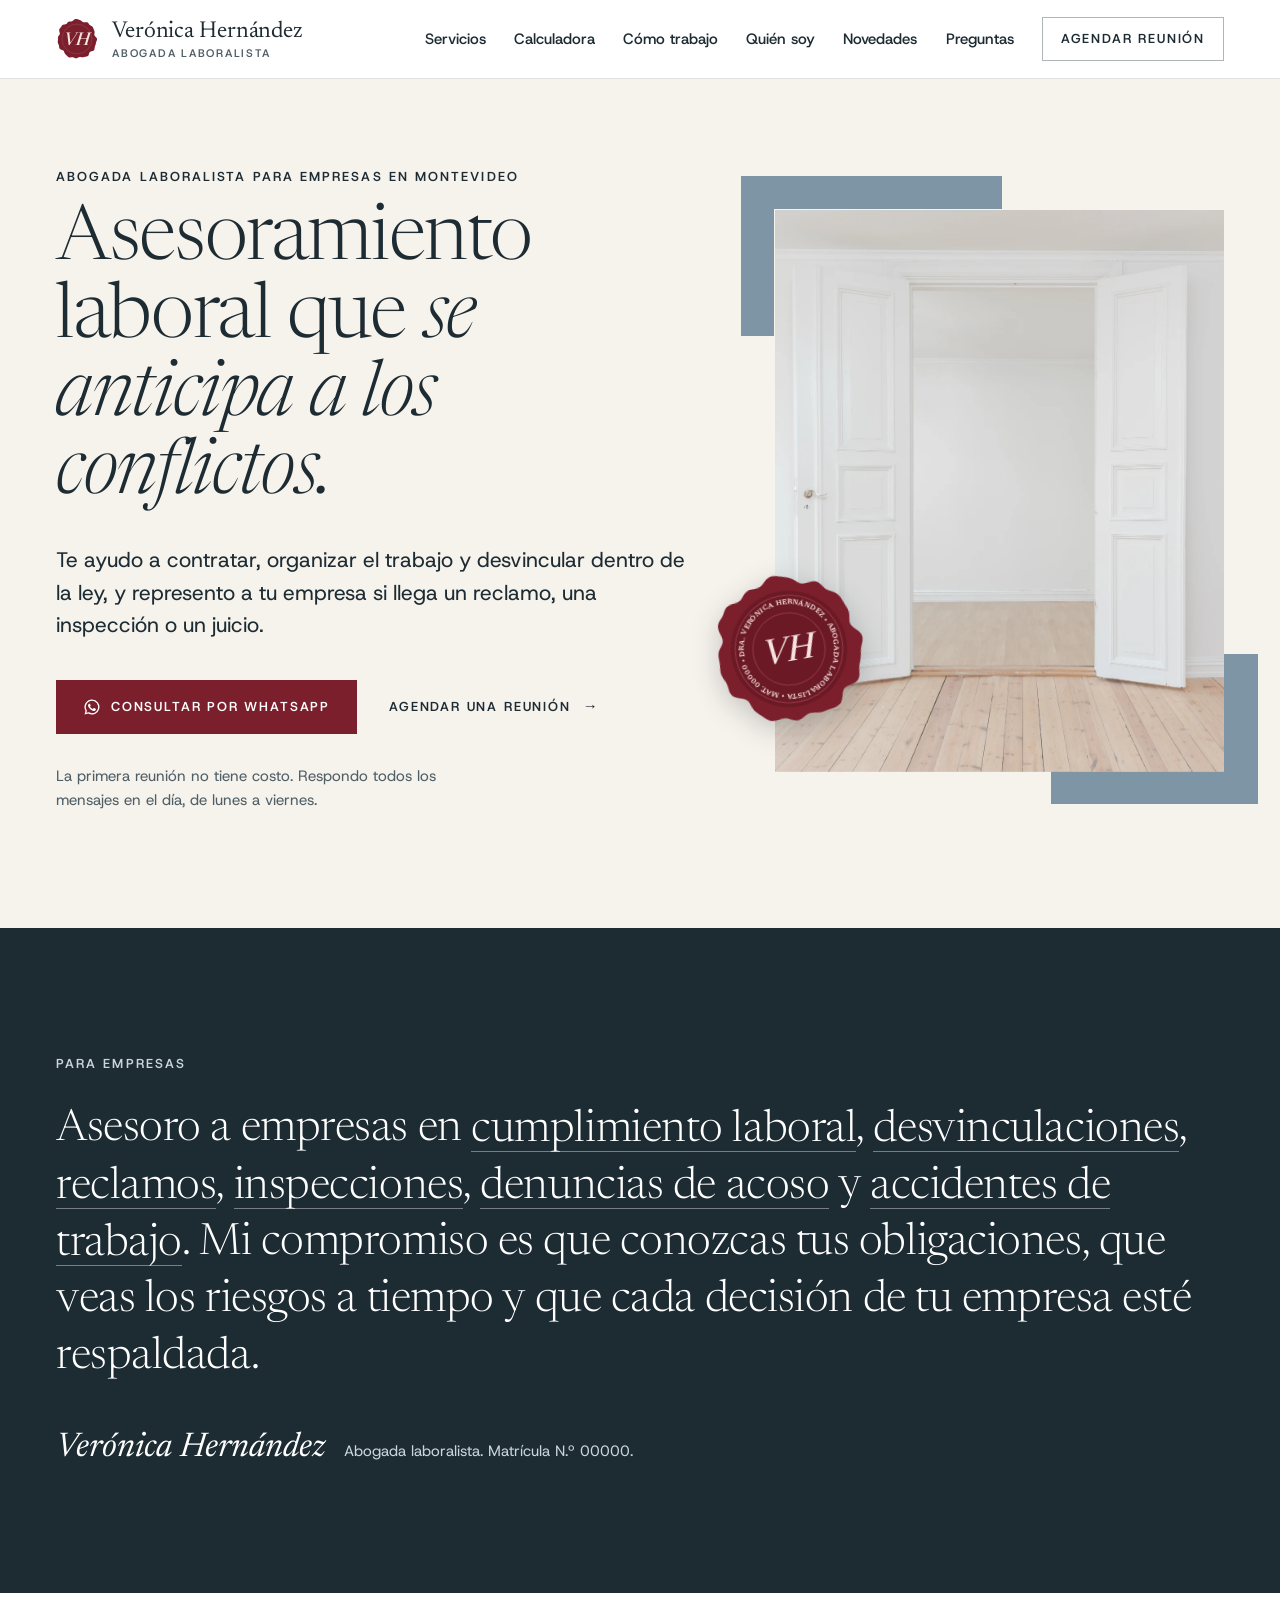
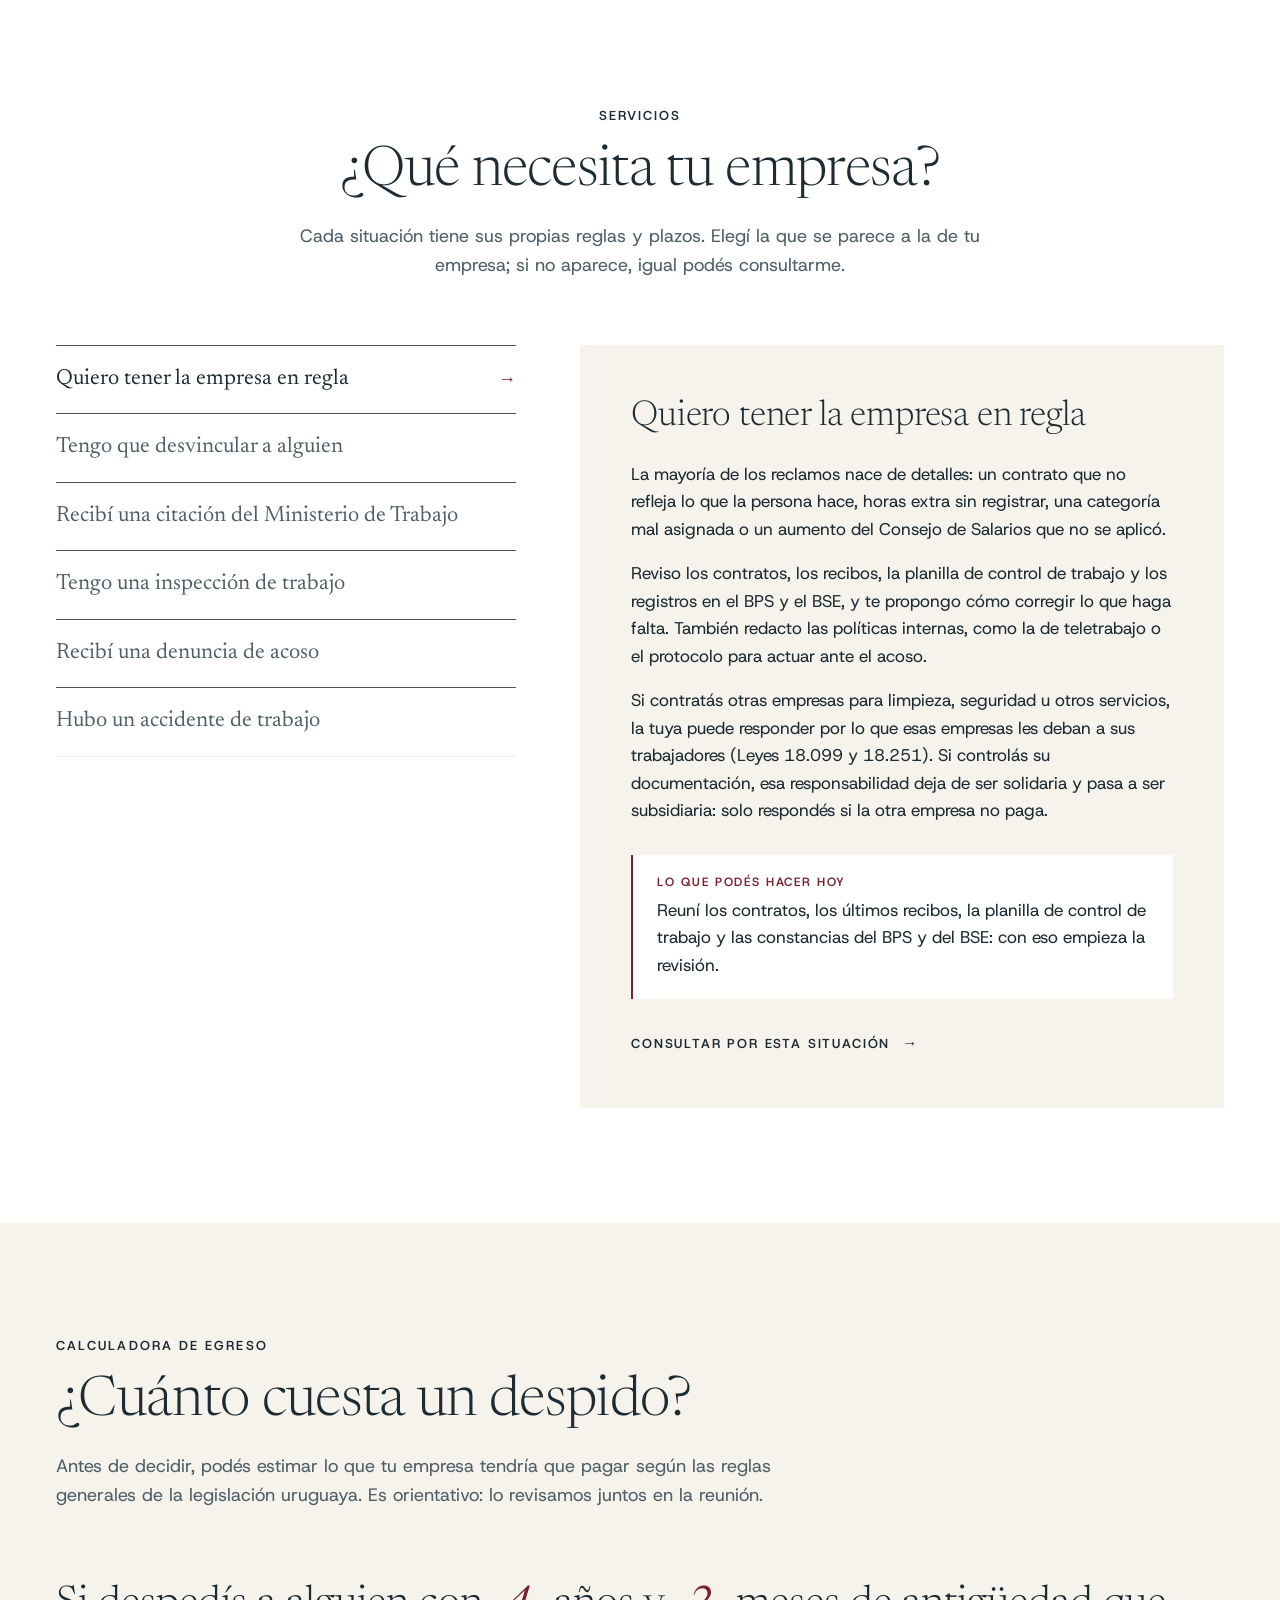
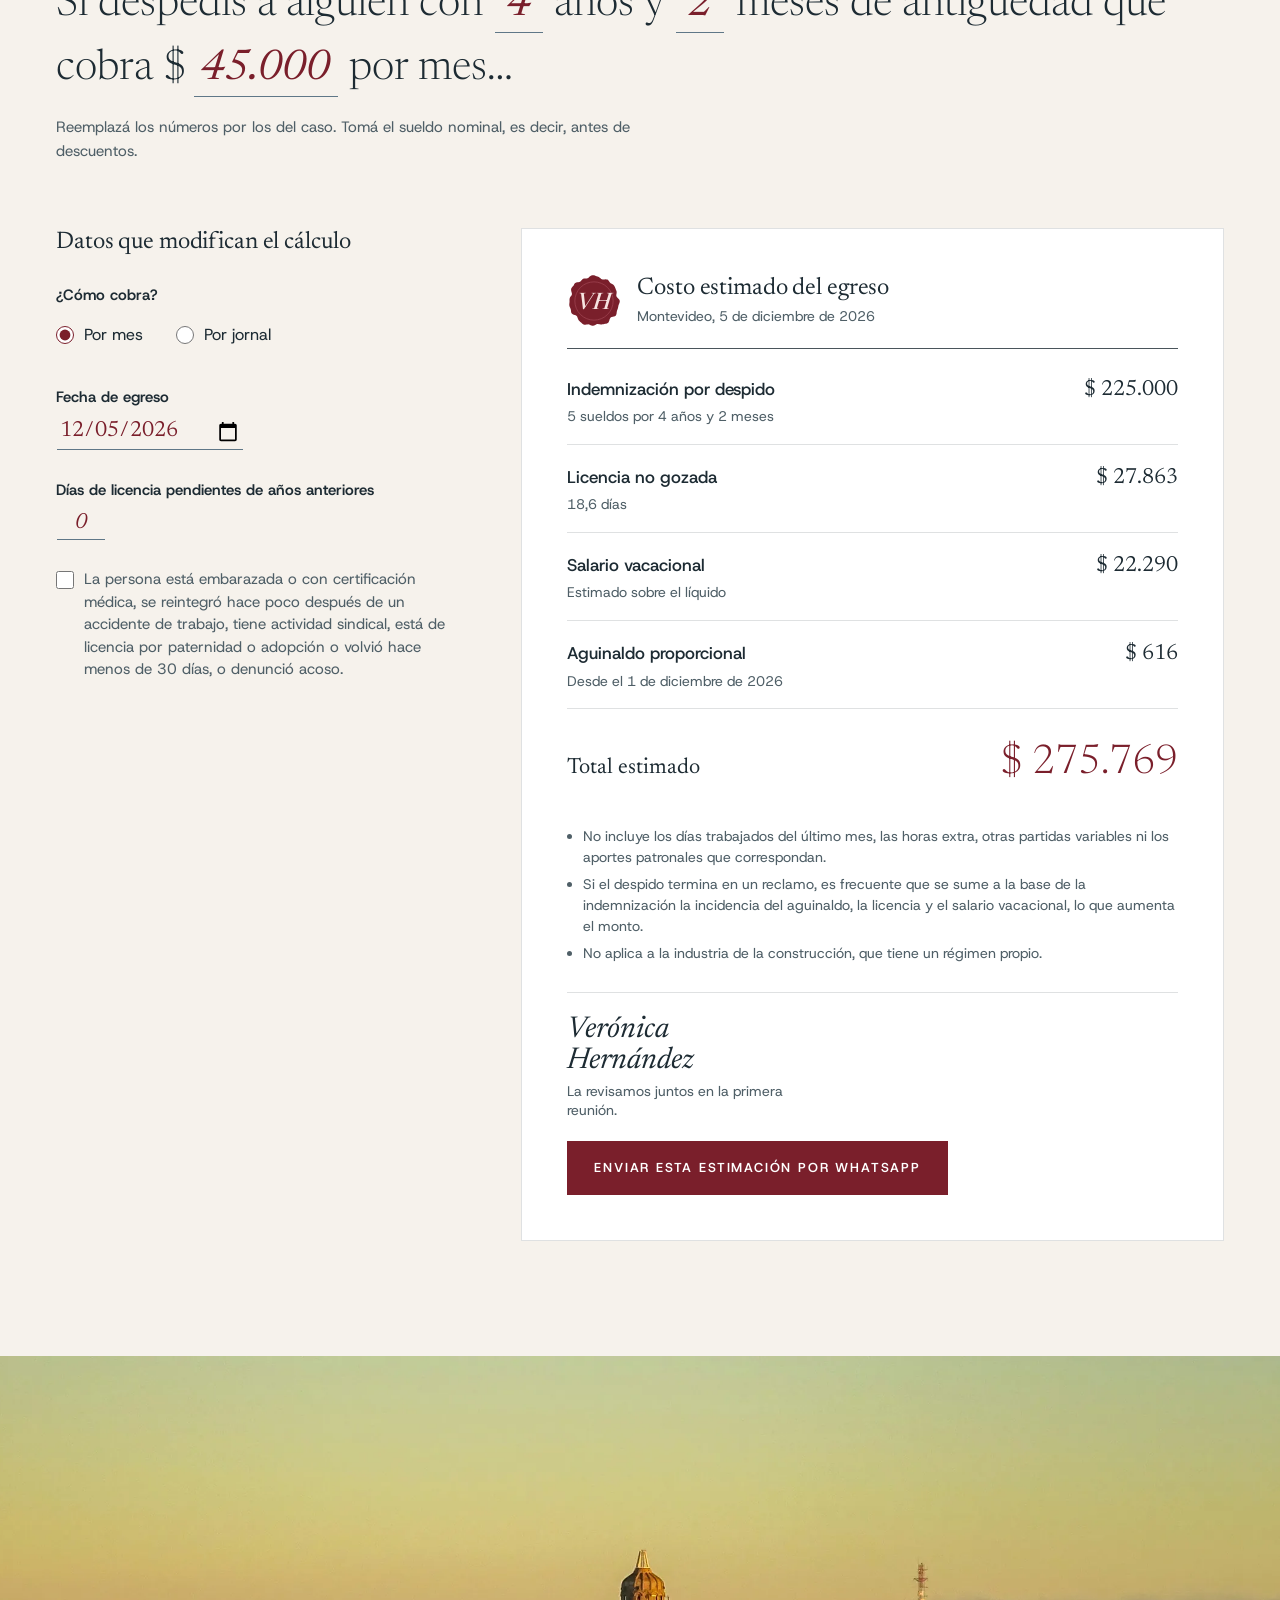
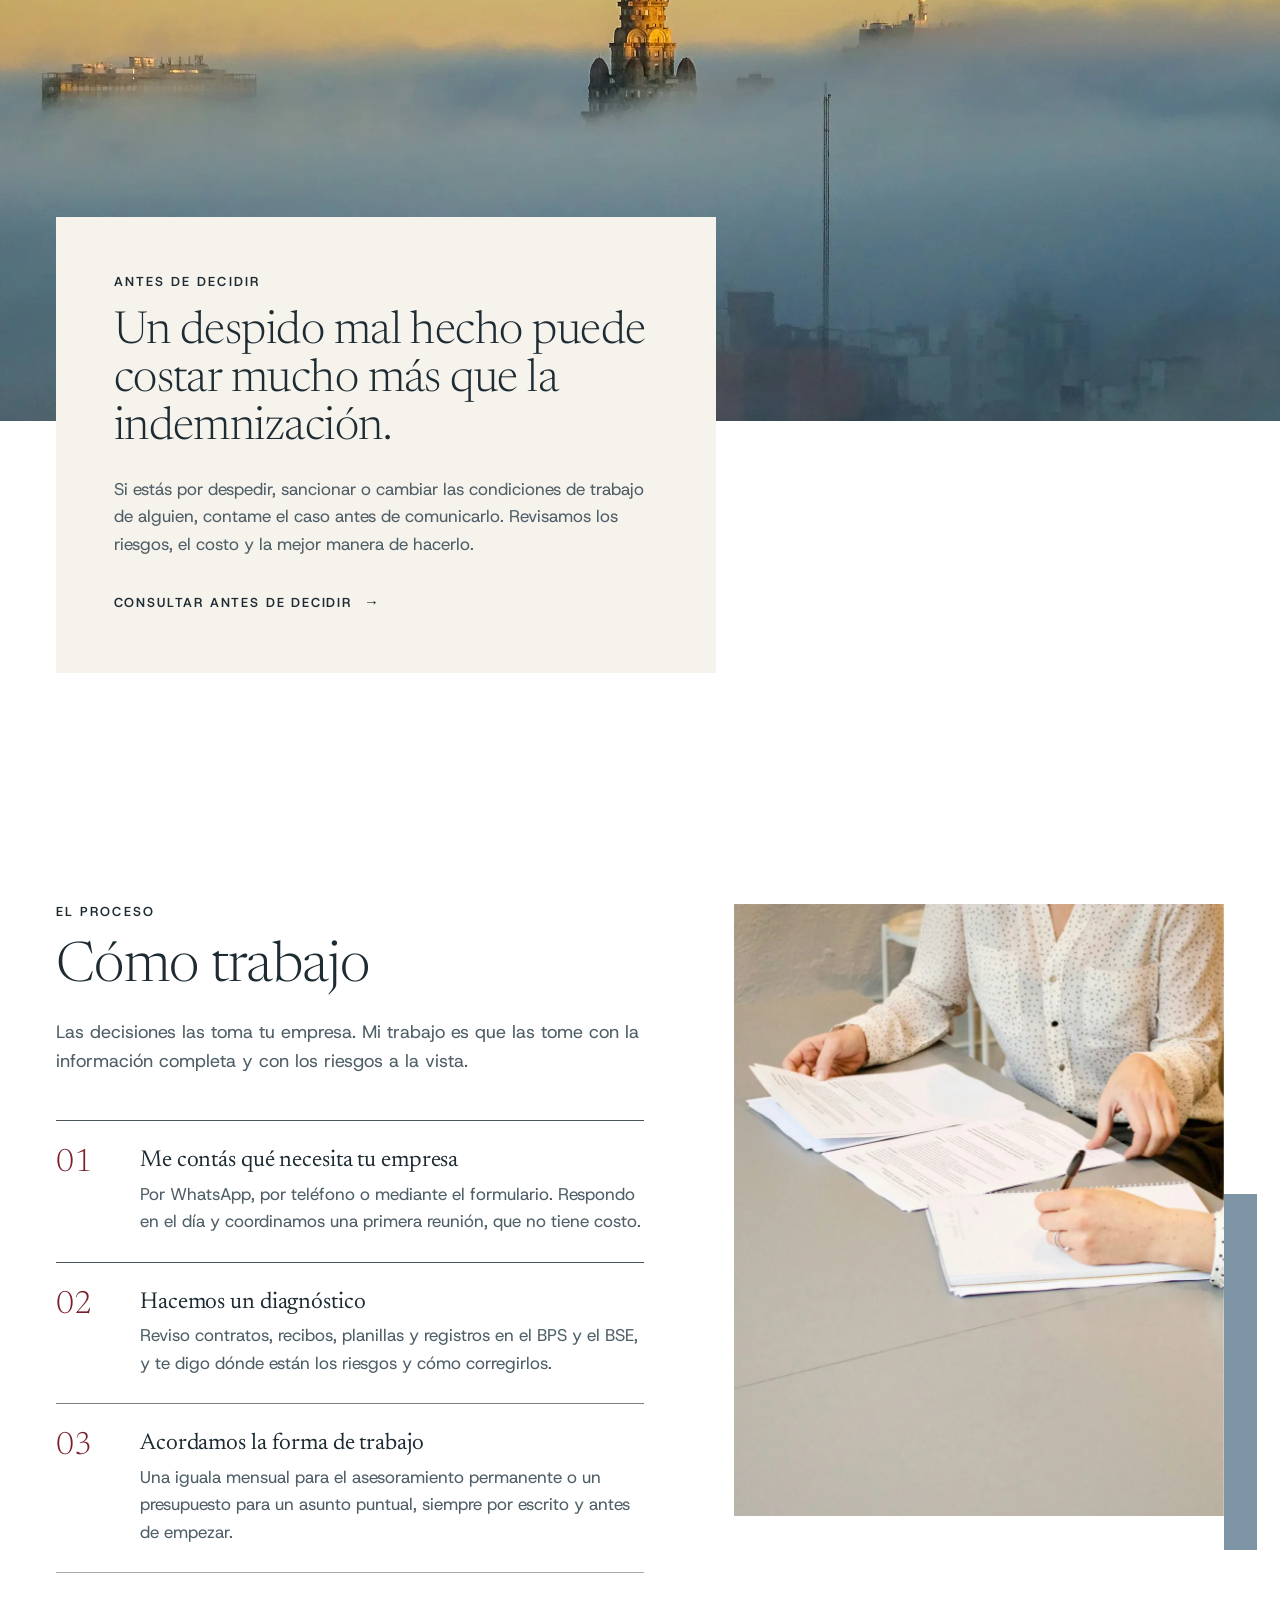
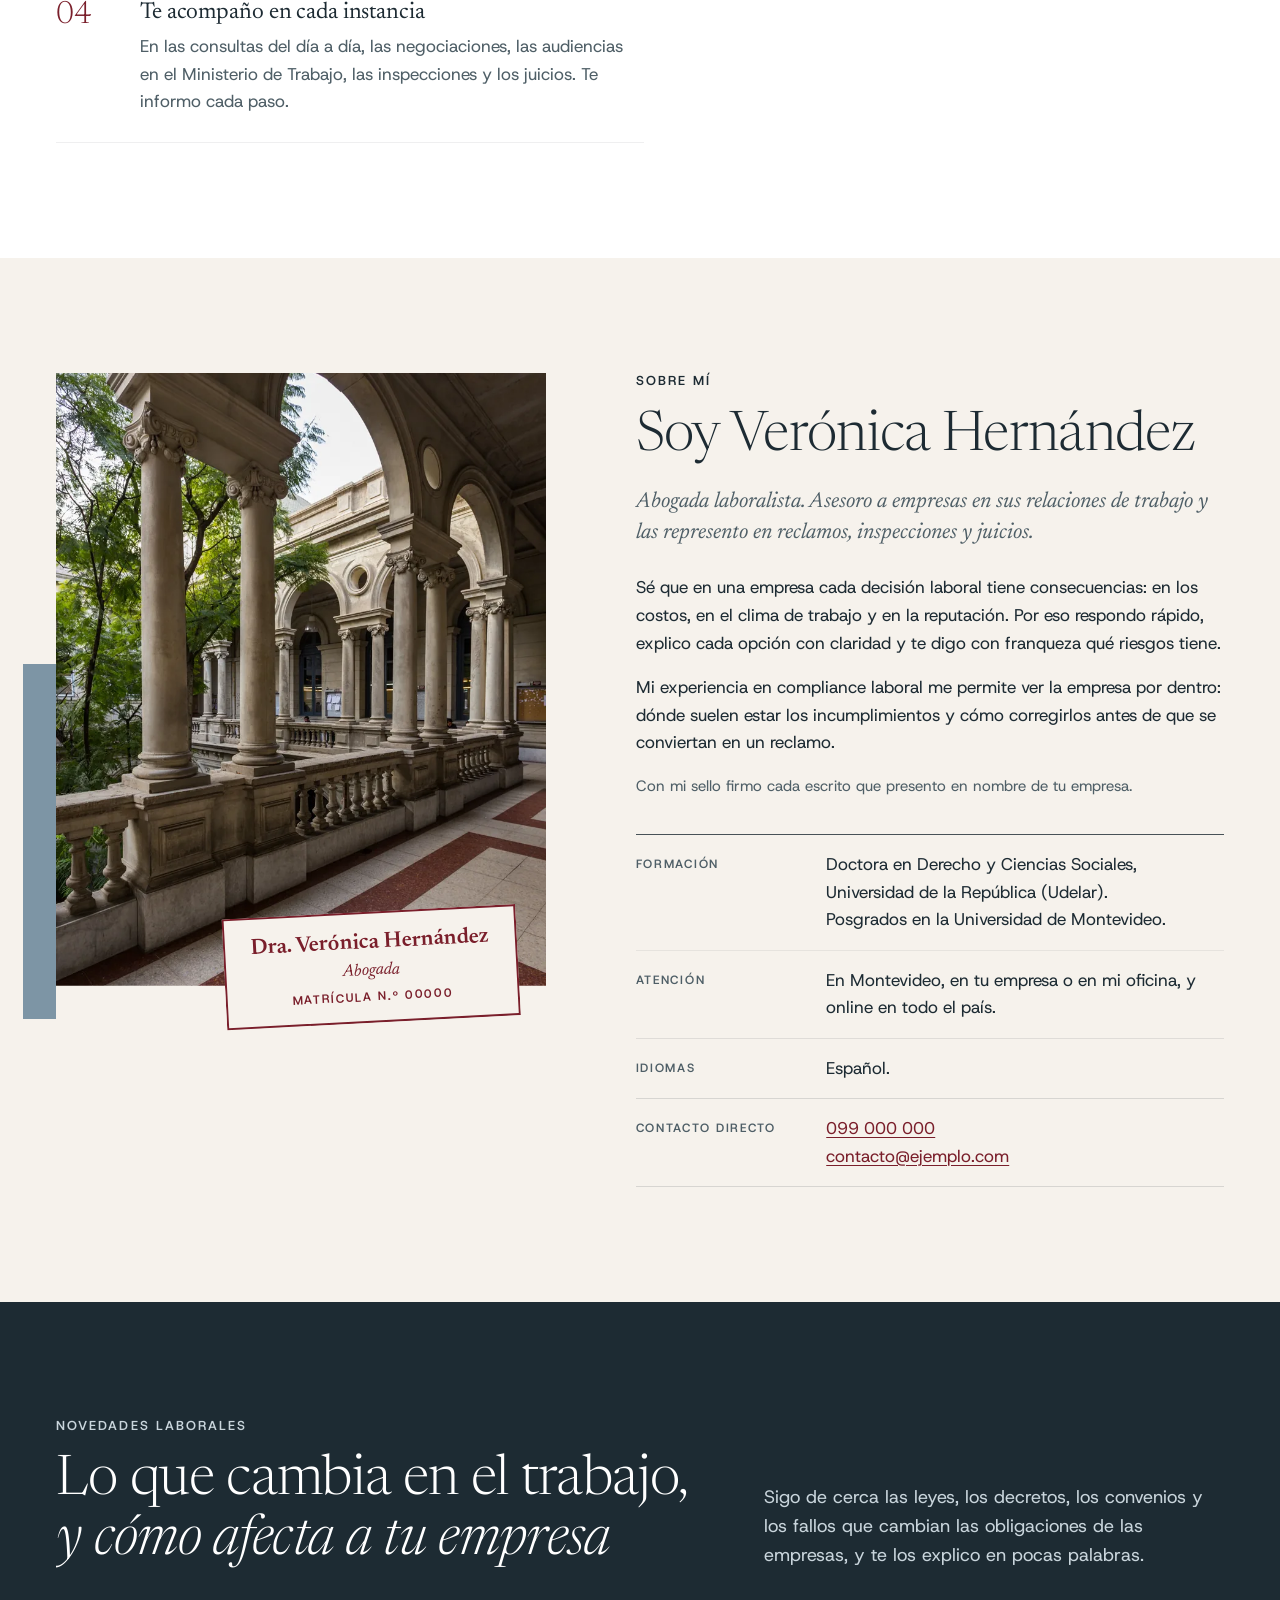
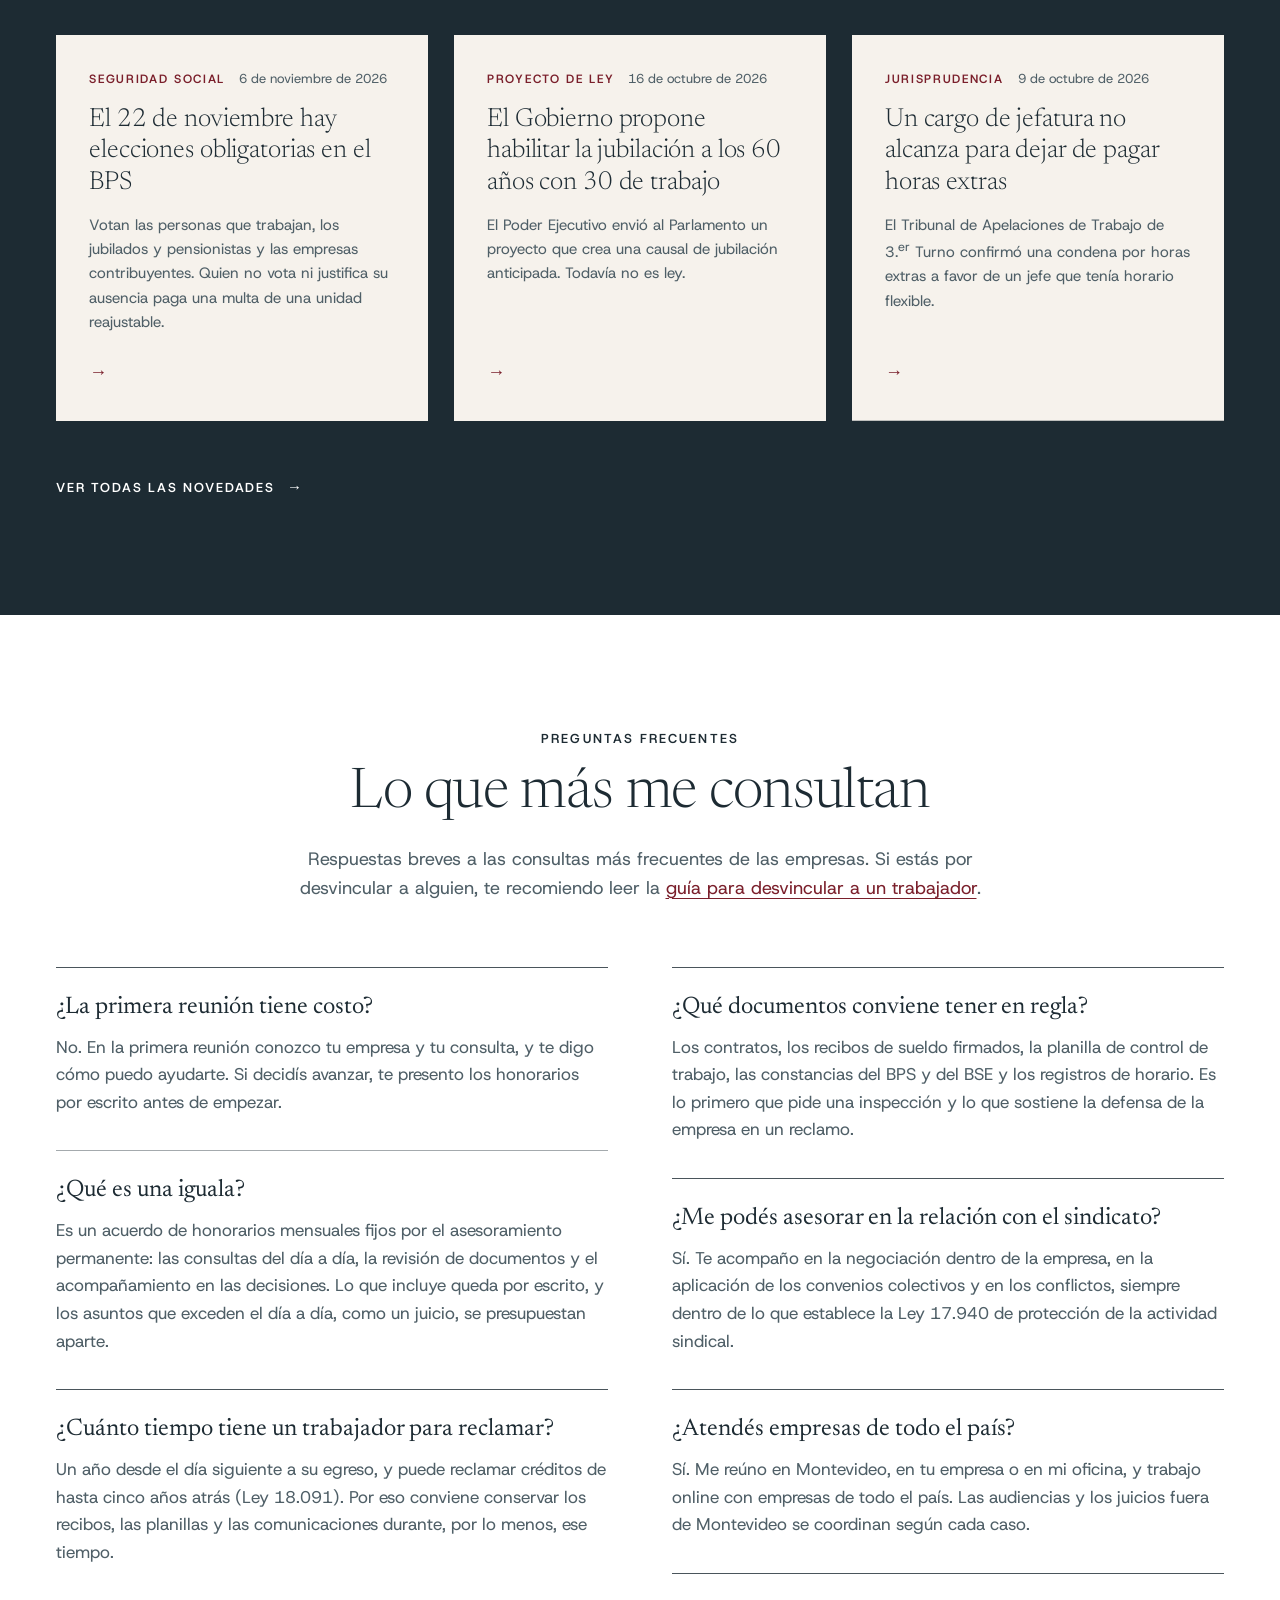
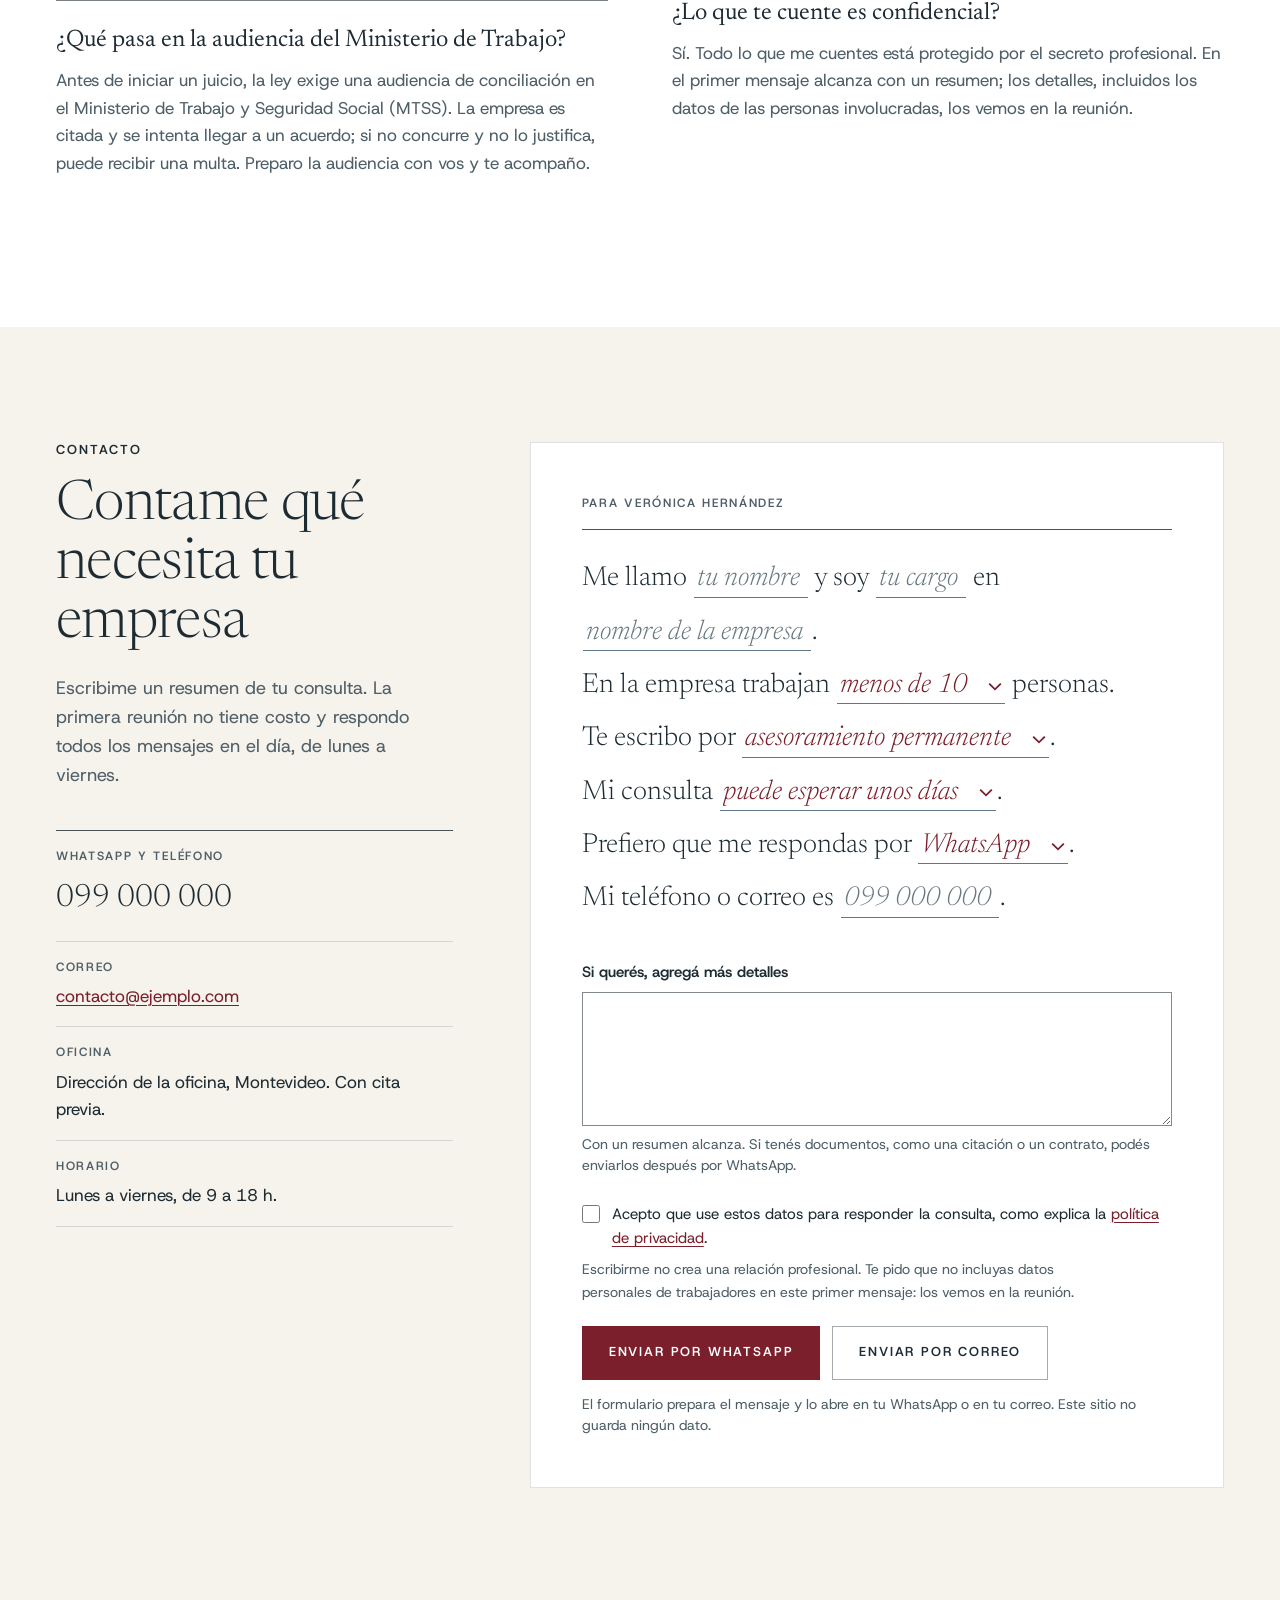
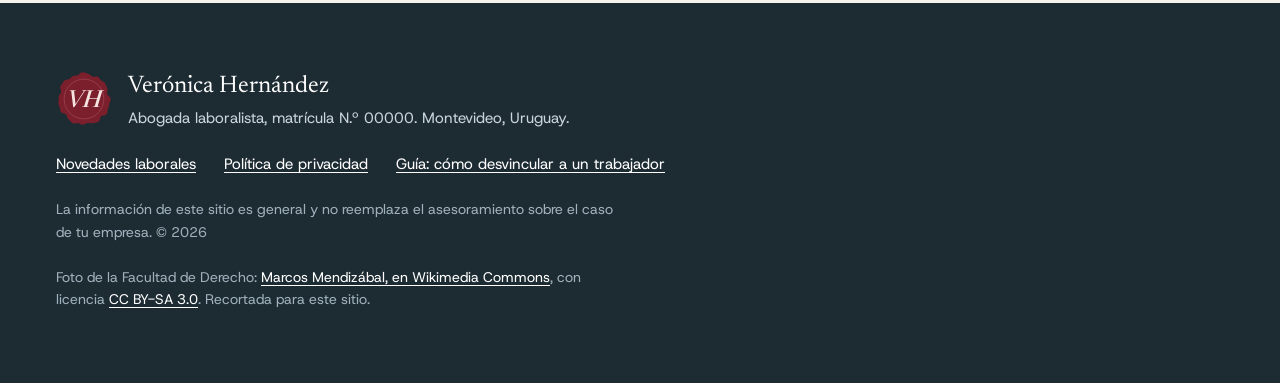
<file: index.html>
<!DOCTYPE html>
<html lang="es-UY">
<head>
  <meta charset="utf-8">
  <meta name="viewport" content="width=device-width, initial-scale=1">
  <title>Verónica Hernández | Abogada laboralista para empresas</title>
  <meta name="description" content="Asesoramiento laboral para empresas en Montevideo: cumplimiento, despidos, reclamos en el Ministerio de Trabajo, inspecciones, acoso y accidentes de trabajo. Primera reunión sin costo.">
  <meta property="og:type" content="website">
  <meta property="og:locale" content="es_UY">
  <meta property="og:title" content="Verónica Hernández, abogada laboralista para empresas">
  <meta property="og:description" content="Asesoramiento laboral que se anticipa a los conflictos. La primera reunión no tiene costo.">
  <meta name="theme-color" content="#ffffff">
  <link rel="icon" href="favicon.svg" type="image/svg+xml">
  <link rel="preload" href="fonts/newsreader-latin-standard-normal.woff2" as="font" type="font/woff2" crossorigin>
  <link rel="preload" href="fonts/newsreader-latin-standard-italic.woff2" as="font" type="font/woff2" crossorigin>
  <link rel="preload" href="fonts/host-grotesk-latin-wght-normal.woff2" as="font" type="font/woff2" crossorigin>
  <link rel="preload" href="fotos/puertas.webp" as="image" type="image/webp">
  <link rel="stylesheet" href="styles.css">
</head>
<body>
  <!-- SELLO: forma de cera, monograma y aro con la matrícula. Para cambiar el nombre,
       las iniciales o la matrícula, editar los dos <text> de #sello y el de #sello-simple. -->
  <svg class="sr" width="0" height="0" aria-hidden="true" focusable="false">
    <defs>
      <path id="sello-aro" d="M110 110 m-64 0 a64 64 0 1 1 128 0 a64 64 0 1 1 -128 0"/>
      <symbol id="cera" viewBox="0 0 220 220">
        <path d="M214.9 110.0 L214.8 113.7 L213.8 117.3 L212.4 120.8 L211.0 124.2 L209.9 127.6 L209.1 131.1 L208.5 134.6 L207.8 138.0 L206.8 141.4 L205.6 144.8 L204.3 148.1 L203.3 151.5 L202.6 155.2 L202.2 159.0 L201.6 162.9 L200.4 166.5 L198.3 169.6 L195.1 171.9 L191.1 173.4 L186.8 174.4 L182.6 175.4 L179.1 176.7 L176.5 178.9 L174.8 181.9 L173.5 185.7 L172.4 189.9 L170.9 193.9 L168.9 197.3 L166.1 199.7 L162.7 201.3 L159.1 202.3 L155.4 203.0 L151.7 203.6 L148.1 204.3 L144.6 205.0 L141.0 205.5 L137.4 205.6 L133.7 205.2 L130.1 204.6 L126.6 204.1 L123.2 204.2 L120.0 205.0 L116.7 206.5 L113.4 208.4 L110.0 210.2 L106.5 211.2 L102.9 211.3 L99.5 210.3 L96.1 208.7 L92.9 207.0 L89.7 205.7 L86.3 205.2 L82.7 205.3 L78.8 205.9 L74.9 206.4 L71.1 206.3 L67.5 205.5 L64.2 203.8 L61.3 201.6 L58.6 199.1 L55.9 196.5 L53.3 194.1 L50.7 191.6 L48.3 189.0 L46.3 186.0 L44.6 182.6 L43.3 179.0 L42.1 175.6 L40.5 172.5 L38.3 170.2 L35.3 168.4 L31.5 167.0 L27.4 165.7 L23.5 164.0 L20.4 161.8 L18.2 158.8 L16.9 155.4 L16.4 151.7 L16.0 148.0 L15.4 144.4 L14.4 141.1 L12.9 137.8 L11.4 134.6 L10.2 131.2 L9.4 127.7 L9.3 124.2 L9.6 120.6 L10.0 117.0 L10.3 113.5 L10.3 110.0 L10.2 106.5 L10.3 103.0 L10.8 99.6 L12.1 96.2 L14.1 93.1 L16.3 90.1 L18.4 87.2 L19.7 84.1 L20.1 80.8 L19.5 77.1 L18.3 73.0 L17.1 68.7 L16.6 64.4 L17.0 60.5 L18.4 57.1 L20.6 54.1 L23.1 51.4 L25.5 48.6 L27.5 45.5 L29.2 42.2 L31.2 39.1 L33.9 36.6 L37.5 34.9 L41.6 34.0 L45.8 33.5 L49.7 32.8 L53.0 31.5 L55.7 29.5 L58.1 26.9 L60.4 24.1 L63.0 21.5 L65.9 19.6 L69.3 18.5 L72.9 18.2 L76.6 18.2 L80.2 18.1 L83.4 17.4 L86.5 15.8 L89.5 13.3 L92.5 10.5 L95.6 7.8 L99.1 5.9 L102.6 4.9 L106.3 4.8 L110.0 5.5 L113.6 6.6 L117.2 7.7 L120.6 8.8 L124.1 9.9 L127.4 11.3 L130.6 13.0 L133.6 15.2 L136.5 17.7 L139.3 20.0 L142.1 21.7 L145.3 22.5 L148.9 22.6 L152.8 22.2 L156.9 21.7 L160.9 21.9 L164.4 22.9 L167.4 24.9 L169.8 27.7 L171.9 30.7 L174.0 33.7 L176.5 36.2 L179.3 38.2 L182.5 40.0 L185.8 41.7 L188.9 43.8 L191.5 46.4 L193.5 49.4 L195.0 52.7 L196.3 56.1 L197.6 59.4 L198.9 62.7 L200.3 65.9 L201.5 69.3 L202.2 72.8 L202.2 76.4 L201.7 80.2 L201.1 83.9 L200.8 87.4 L201.4 90.6 L203.0 93.6 L205.6 96.6 L208.7 99.6 L211.7 102.9 L213.9 106.4Z" fill="#7a1f2b"/>
      </symbol>
      <symbol id="sello" viewBox="0 0 220 220">
        <path d="M214.9 110.0 L214.8 113.7 L213.8 117.3 L212.4 120.8 L211.0 124.2 L209.9 127.6 L209.1 131.1 L208.5 134.6 L207.8 138.0 L206.8 141.4 L205.6 144.8 L204.3 148.1 L203.3 151.5 L202.6 155.2 L202.2 159.0 L201.6 162.9 L200.4 166.5 L198.3 169.6 L195.1 171.9 L191.1 173.4 L186.8 174.4 L182.6 175.4 L179.1 176.7 L176.5 178.9 L174.8 181.9 L173.5 185.7 L172.4 189.9 L170.9 193.9 L168.9 197.3 L166.1 199.7 L162.7 201.3 L159.1 202.3 L155.4 203.0 L151.7 203.6 L148.1 204.3 L144.6 205.0 L141.0 205.5 L137.4 205.6 L133.7 205.2 L130.1 204.6 L126.6 204.1 L123.2 204.2 L120.0 205.0 L116.7 206.5 L113.4 208.4 L110.0 210.2 L106.5 211.2 L102.9 211.3 L99.5 210.3 L96.1 208.7 L92.9 207.0 L89.7 205.7 L86.3 205.2 L82.7 205.3 L78.8 205.9 L74.9 206.4 L71.1 206.3 L67.5 205.5 L64.2 203.8 L61.3 201.6 L58.6 199.1 L55.9 196.5 L53.3 194.1 L50.7 191.6 L48.3 189.0 L46.3 186.0 L44.6 182.6 L43.3 179.0 L42.1 175.6 L40.5 172.5 L38.3 170.2 L35.3 168.4 L31.5 167.0 L27.4 165.7 L23.5 164.0 L20.4 161.8 L18.2 158.8 L16.9 155.4 L16.4 151.7 L16.0 148.0 L15.4 144.4 L14.4 141.1 L12.9 137.8 L11.4 134.6 L10.2 131.2 L9.4 127.7 L9.3 124.2 L9.6 120.6 L10.0 117.0 L10.3 113.5 L10.3 110.0 L10.2 106.5 L10.3 103.0 L10.8 99.6 L12.1 96.2 L14.1 93.1 L16.3 90.1 L18.4 87.2 L19.7 84.1 L20.1 80.8 L19.5 77.1 L18.3 73.0 L17.1 68.7 L16.6 64.4 L17.0 60.5 L18.4 57.1 L20.6 54.1 L23.1 51.4 L25.5 48.6 L27.5 45.5 L29.2 42.2 L31.2 39.1 L33.9 36.6 L37.5 34.9 L41.6 34.0 L45.8 33.5 L49.7 32.8 L53.0 31.5 L55.7 29.5 L58.1 26.9 L60.4 24.1 L63.0 21.5 L65.9 19.6 L69.3 18.5 L72.9 18.2 L76.6 18.2 L80.2 18.1 L83.4 17.4 L86.5 15.8 L89.5 13.3 L92.5 10.5 L95.6 7.8 L99.1 5.9 L102.6 4.9 L106.3 4.8 L110.0 5.5 L113.6 6.6 L117.2 7.7 L120.6 8.8 L124.1 9.9 L127.4 11.3 L130.6 13.0 L133.6 15.2 L136.5 17.7 L139.3 20.0 L142.1 21.7 L145.3 22.5 L148.9 22.6 L152.8 22.2 L156.9 21.7 L160.9 21.9 L164.4 22.9 L167.4 24.9 L169.8 27.7 L171.9 30.7 L174.0 33.7 L176.5 36.2 L179.3 38.2 L182.5 40.0 L185.8 41.7 L188.9 43.8 L191.5 46.4 L193.5 49.4 L195.0 52.7 L196.3 56.1 L197.6 59.4 L198.9 62.7 L200.3 65.9 L201.5 69.3 L202.2 72.8 L202.2 76.4 L201.7 80.2 L201.1 83.9 L200.8 87.4 L201.4 90.6 L203.0 93.6 L205.6 96.6 L208.7 99.6 L211.7 102.9 L213.9 106.4Z" fill="#7a1f2b"/>
        <circle cx="110" cy="110" r="82" fill="#6b1a25"/>
        <circle cx="110" cy="110" r="76" fill="none" stroke="#a04553" stroke-width="1.1"/>
        <circle cx="110" cy="110" r="51" fill="none" stroke="#a04553" stroke-width="1"/>
        <text font-family="Newsreader, Georgia, serif" font-weight="600" font-size="9.8" fill="#ecd0cd"><textPath href="#sello-aro" textLength="398" lengthAdjust="spacing">DRA. VERÓNICA HERNÁNDEZ • ABOGADA LABORALISTA • MAT. 00000 •</textPath></text>
        <text x="110" y="127" text-anchor="middle" font-family="Newsreader, Georgia, serif" font-style="italic" font-weight="500" font-size="50" fill="#f6e4e1">VH</text>
      </symbol>
      <symbol id="sello-simple" viewBox="0 0 220 220">
        <path d="M214.9 110.0 L214.8 113.7 L213.8 117.3 L212.4 120.8 L211.0 124.2 L209.9 127.6 L209.1 131.1 L208.5 134.6 L207.8 138.0 L206.8 141.4 L205.6 144.8 L204.3 148.1 L203.3 151.5 L202.6 155.2 L202.2 159.0 L201.6 162.9 L200.4 166.5 L198.3 169.6 L195.1 171.9 L191.1 173.4 L186.8 174.4 L182.6 175.4 L179.1 176.7 L176.5 178.9 L174.8 181.9 L173.5 185.7 L172.4 189.9 L170.9 193.9 L168.9 197.3 L166.1 199.7 L162.7 201.3 L159.1 202.3 L155.4 203.0 L151.7 203.6 L148.1 204.3 L144.6 205.0 L141.0 205.5 L137.4 205.6 L133.7 205.2 L130.1 204.6 L126.6 204.1 L123.2 204.2 L120.0 205.0 L116.7 206.5 L113.4 208.4 L110.0 210.2 L106.5 211.2 L102.9 211.3 L99.5 210.3 L96.1 208.7 L92.9 207.0 L89.7 205.7 L86.3 205.2 L82.7 205.3 L78.8 205.9 L74.9 206.4 L71.1 206.3 L67.5 205.5 L64.2 203.8 L61.3 201.6 L58.6 199.1 L55.9 196.5 L53.3 194.1 L50.7 191.6 L48.3 189.0 L46.3 186.0 L44.6 182.6 L43.3 179.0 L42.1 175.6 L40.5 172.5 L38.3 170.2 L35.3 168.4 L31.5 167.0 L27.4 165.7 L23.5 164.0 L20.4 161.8 L18.2 158.8 L16.9 155.4 L16.4 151.7 L16.0 148.0 L15.4 144.4 L14.4 141.1 L12.9 137.8 L11.4 134.6 L10.2 131.2 L9.4 127.7 L9.3 124.2 L9.6 120.6 L10.0 117.0 L10.3 113.5 L10.3 110.0 L10.2 106.5 L10.3 103.0 L10.8 99.6 L12.1 96.2 L14.1 93.1 L16.3 90.1 L18.4 87.2 L19.7 84.1 L20.1 80.8 L19.5 77.1 L18.3 73.0 L17.1 68.7 L16.6 64.4 L17.0 60.5 L18.4 57.1 L20.6 54.1 L23.1 51.4 L25.5 48.6 L27.5 45.5 L29.2 42.2 L31.2 39.1 L33.9 36.6 L37.5 34.9 L41.6 34.0 L45.8 33.5 L49.7 32.8 L53.0 31.5 L55.7 29.5 L58.1 26.9 L60.4 24.1 L63.0 21.5 L65.9 19.6 L69.3 18.5 L72.9 18.2 L76.6 18.2 L80.2 18.1 L83.4 17.4 L86.5 15.8 L89.5 13.3 L92.5 10.5 L95.6 7.8 L99.1 5.9 L102.6 4.9 L106.3 4.8 L110.0 5.5 L113.6 6.6 L117.2 7.7 L120.6 8.8 L124.1 9.9 L127.4 11.3 L130.6 13.0 L133.6 15.2 L136.5 17.7 L139.3 20.0 L142.1 21.7 L145.3 22.5 L148.9 22.6 L152.8 22.2 L156.9 21.7 L160.9 21.9 L164.4 22.9 L167.4 24.9 L169.8 27.7 L171.9 30.7 L174.0 33.7 L176.5 36.2 L179.3 38.2 L182.5 40.0 L185.8 41.7 L188.9 43.8 L191.5 46.4 L193.5 49.4 L195.0 52.7 L196.3 56.1 L197.6 59.4 L198.9 62.7 L200.3 65.9 L201.5 69.3 L202.2 72.8 L202.2 76.4 L201.7 80.2 L201.1 83.9 L200.8 87.4 L201.4 90.6 L203.0 93.6 L205.6 96.6 L208.7 99.6 L211.7 102.9 L213.9 106.4Z" fill="#7a1f2b"/>
        <circle cx="110" cy="110" r="78" fill="none" stroke="#a04553" stroke-width="3"/>
        <text x="110" y="142" text-anchor="middle" font-family="Newsreader, Georgia, serif" font-style="italic" font-weight="500" font-size="92" fill="#f6e4e1">VH</text>
      </symbol>
    </defs>
  </svg>

  <a class="saltar" href="#contenido">Saltar al contenido</a>

  <header class="cabecera">
    <div class="contenedor cabecera-fila">
      <a class="marca" href="./">
        <svg class="marca-sello" viewBox="0 0 220 220" aria-hidden="true"><use href="#sello-simple"/></svg>
        <span class="marca-texto">
          <span class="marca-nombre">Verónica Hernández</span>
          <span class="marca-rol">Abogada laboralista</span>
        </span>
      </a>
      <button class="menu-boton" type="button" aria-expanded="false" aria-controls="menu">Menú</button>
      <nav id="menu" class="menu" aria-label="Secciones">
        <a href="#situaciones">Servicios</a>
        <a href="#calculadora">Calculadora</a>
        <a href="#como-trabajo">Cómo trabajo</a>
        <a href="#quien-soy">Quién soy</a>
        <a href="#novedades">Novedades</a>
        <a href="#preguntas">Preguntas</a>
        <a class="boton boton-chico" href="#contacto">Agendar reunión</a>
      </nav>
    </div>
  </header>

  <main id="contenido">

    <!-- PORTADA -->
    <section class="portada" aria-labelledby="titulo">
      <div class="contenedor portada-grilla">
        <div class="portada-texto">
          <p class="ceja">Abogada laboralista para empresas en Montevideo</p>
          <h1 id="titulo">Asesoramiento laboral que <em>se anticipa a los conflictos.</em></h1>
          <p class="portada-bajada">Te ayudo a contratar, organizar el trabajo y desvincular dentro de la ley, y represento a tu empresa si llega un reclamo, una inspección o un juicio.</p>
          <div class="portada-acciones">
            <a class="boton js-wa" href="https://wa.me/59899000000" target="_blank" rel="noopener" data-texto="Hola, quisiera hacer una consulta laboral para mi empresa.">
              <svg class="icono-wa" viewBox="0 0 24 24" aria-hidden="true"><path d="M12 2a10 10 0 0 0-8.6 15.1L2 22l5-1.3A10 10 0 1 0 12 2zm0 18.2a8.2 8.2 0 0 1-4.2-1.1l-.3-.2-3 .8.8-2.9-.2-.3A8.2 8.2 0 1 1 12 20.2zm4.5-6.1c-.2-.1-1.5-.7-1.7-.8s-.4-.1-.6.1-.7.8-.8 1-.3.2-.5.1a6.7 6.7 0 0 1-2-1.2 7.4 7.4 0 0 1-1.4-1.7c-.1-.3 0-.4.1-.5l.4-.4.2-.4v-.4l-.8-1.9c-.2-.5-.4-.4-.6-.4h-.5a1 1 0 0 0-.7.3 3 3 0 0 0-.9 2.2 5.1 5.1 0 0 0 1.1 2.7 11.6 11.6 0 0 0 4.4 3.9c1.6.7 2.3.8 3.1.6a2.6 2.6 0 0 0 1.7-1.2 2.1 2.1 0 0 0 .2-1.2c-.1-.1-.3-.2-.5-.3z"/></svg>
              Consultar por WhatsApp
            </a>
            <a class="enlace-ceja" href="#contacto">Agendar una reunión</a>
          </div>
          <p class="portada-nota">La primera reunión no tiene costo. Respondo todos los mensajes en el día, de lunes a viernes.</p>
        </div>
        <figure class="portada-foto">
          <span class="bloque bloque-superior" aria-hidden="true"></span>
          <span class="bloque bloque-inferior" aria-hidden="true"></span>
          <img src="fotos/puertas.webp" alt="" width="1100" height="1375" fetchpriority="high">
          <svg class="portada-sello" viewBox="0 0 220 220" role="img" aria-label="Sello de la doctora Verónica Hernández, abogada laboralista, matrícula 00000"><use href="#sello"/></svg>
        </figure>
      </div>
    </section>

    <!-- DECLARACIÓN -->
    <section class="declaracion" aria-labelledby="declaracion-titulo">
      <div class="contenedor">
        <h2 class="ceja" id="declaracion-titulo">Para empresas</h2>
        <p class="declaracion-texto">Asesoro a empresas en <a href="#prevencion"><span>cumplimiento laboral</span></a>, <a href="#desvinculacion"><span>desvinculaciones</span></a>, <a href="#reclamo"><span>reclamos</span></a>, <a href="#inspeccion"><span>inspecciones</span></a>, <a href="#acoso"><span>denuncias de acoso</span></a> y <a href="#accidente"><span>accidentes de trabajo</span></a>. Mi compromiso es que conozcas tus obligaciones, que veas los riesgos a tiempo y que cada decisión de tu empresa esté respaldada.</p>
        <p class="declaracion-firma"><span class="firma">Verónica Hernández</span>Abogada laboralista. Matrícula N.º&nbsp;00000.</p>
      </div>
    </section>

    <!-- SERVICIOS: un índice de situaciones y la respuesta de cada una -->
    <section class="seccion" id="situaciones" aria-labelledby="situaciones-titulo">
      <div class="contenedor">
        <div class="encabezado encabezado-centrado">
          <p class="ceja">Servicios</p>
          <h2 id="situaciones-titulo">¿Qué necesita tu empresa?</h2>
          <p>Cada situación tiene sus propias reglas y plazos. Elegí la que se parece a la de tu empresa; si no aparece, igual podés consultarme.</p>
        </div>

        <div class="consultorio" data-pestanas>
          <ul class="indice">
            <li><a href="#prevencion">Quiero tener la empresa en regla</a></li>
            <li><a href="#desvinculacion">Tengo que desvincular a alguien</a></li>
            <li><a href="#reclamo">Recibí una citación del Ministerio de Trabajo</a></li>
            <li><a href="#inspeccion">Tengo una inspección de trabajo</a></li>
            <li><a href="#acoso">Recibí una denuncia de acoso</a></li>
            <li><a href="#accidente">Hubo un accidente de trabajo</a></li>
          </ul>

          <div class="hojas">
            <article class="hoja" id="prevencion">
              <h3>Quiero tener la empresa en regla</h3>
              <p>La mayoría de los reclamos nace de detalles: un contrato que no refleja lo que la persona hace, horas extra sin registrar, una categoría mal asignada o un aumento del Consejo de Salarios que no se aplicó.</p>
              <p>Reviso los contratos, los recibos, la planilla de control de trabajo y los registros en el BPS y el BSE, y te propongo cómo corregir lo que haga falta. También redacto las políticas internas, como la de teletrabajo o el protocolo para actuar ante el acoso.</p>
              <p>Si contratás otras empresas para limpieza, seguridad u otros servicios, la tuya puede responder por lo que esas empresas les deban a sus trabajadores (Leyes 18.099 y 18.251). Si controlás su documentación, esa responsabilidad deja de ser solidaria y pasa a ser subsidiaria: solo respondés si la otra empresa no paga.</p>
              <p class="nota"><span class="nota-titulo">Lo que podés hacer hoy</span> Reuní los contratos, los últimos recibos, la planilla de control de trabajo y las constancias del BPS y del BSE: con eso empieza la revisión.</p>
              <a class="enlace-fuerte" href="#contacto" data-tema="asesoramiento">Consultar por esta situación</a>
            </article>

            <article class="hoja" id="desvinculacion">
              <h3>Tengo que desvincular a alguien</h3>
              <p>Un despido sin una causa grave obliga a pagar la indemnización por despido, además de la licencia, el salario vacacional y el aguinaldo que la persona generó. Podés estimar el costo con la <a href="#calculadora">calculadora</a>.</p>
              <p>Si pensás invocar notoria mala conducta para no pagar la indemnización, la falta tiene que ser grave y la empresa tiene que poder probarla.</p>
              <p>Algunas situaciones tienen una protección especial: el embarazo, la certificación médica, el reintegro después de un accidente de trabajo, la actividad sindical, la licencia por paternidad o adopción y los 30 días posteriores al regreso, o una denuncia de acoso. En esos casos el despido cuesta más y, si hay actividad sindical, la persona puede pedir que la reintegren.</p>
              <p class="nota"><span class="nota-titulo">Lo que podés hacer hoy</span> Antes de comunicar la decisión, revisá si la persona está en alguna de esas situaciones y leé la <a href="guia-despido.html">guía para desvincular a un trabajador</a>.</p>
              <a class="enlace-fuerte" href="#contacto" data-tema="desvinculacion">Consultar por esta situación</a>
            </article>

            <article class="hoja" id="reclamo">
              <h3>Recibí una citación del Ministerio de Trabajo</h3>
              <p>Antes de iniciar un juicio, la ley exige una audiencia de conciliación en el Ministerio de Trabajo y Seguridad Social (MTSS). La empresa es citada para intentar un acuerdo, y muchos casos se resuelven allí. Si no concurre y no lo justifica, puede recibir una multa.</p>
              <p>Preparo la audiencia con vos: revisamos lo que se reclama y la documentación de la empresa, y vemos si conviene proponer un acuerdo. Si no lo hay y llega una demanda, en el proceso laboral común la empresa tiene diez días hábiles para contestarla.</p>
              <p>Quien trabajó en la empresa tiene un año desde su egreso para reclamar, y puede reclamar créditos de hasta cinco años atrás (Ley 18.091).</p>
              <p class="nota"><span class="nota-titulo">Lo que podés hacer hoy</span> Anotá la fecha de la audiencia, enviame la citación y reuní los recibos, las planillas y el contrato de la persona que reclama.</p>
              <a class="enlace-fuerte" href="#contacto" data-tema="reclamo">Consultar por esta situación</a>
            </article>

            <article class="hoja" id="inspeccion">
              <h3>Tengo una inspección de trabajo</h3>
              <p>La Inspección General del Trabajo y de la Seguridad Social (IGTSS) puede llegar por una denuncia o por un control propio. Revisa, entre otras cosas, la planilla de control de trabajo, los recibos, el registro en el BPS, el seguro del BSE y las condiciones de seguridad y salud.</p>
              <p>Si encuentra un incumplimiento, puede intimar a la empresa a corregirlo y proponer una multa, y la empresa puede presentar sus descargos antes de que se resuelva. Te acompaño en la visita, preparo los descargos y, si corresponde, los recursos.</p>
              <p class="nota"><span class="nota-titulo">Lo que podés hacer hoy</span> Tené a mano la planilla de control de trabajo, los recibos firmados y las constancias del BPS y del BSE, y anotá todo lo que pida la inspección y en qué plazo.</p>
              <a class="enlace-fuerte" href="#contacto" data-tema="inspeccion">Consultar por esta situación</a>
            </article>

            <article class="hoja" id="acoso">
              <h3>Recibí una denuncia de acoso</h3>
              <p>La Ley 18.561 obliga a la empresa a prevenir el acoso sexual y, cuando recibe una denuncia, a proteger desde ese momento a quien denuncia. La investigación interna tiene que constar por escrito, ser reservada, escuchar a las dos partes y terminar en 60 días como máximo. Si la empresa no está en condiciones de investigar, debe enviar la denuncia a la Inspección de Trabajo dentro de los cinco días.</p>
              <p>Una investigación mal llevada, o una represalia contra quien denunció, puede generar indemnizaciones especiales. También te acompaño ante situaciones de acoso laboral o de discriminación, y redacto el protocolo para prevenirlas.</p>
              <p class="nota"><span class="nota-titulo">Lo que podés hacer hoy</span> No resuelvas la denuncia de manera informal: dejá registro de cada paso y cuidá la reserva de todas las personas involucradas.</p>
              <a class="enlace-fuerte" href="#contacto" data-tema="acoso">Consultar por esta situación</a>
            </article>

            <article class="hoja" id="accidente">
              <h3>Hubo un accidente de trabajo</h3>
              <p>Los accidentes de trabajo y las enfermedades profesionales están cubiertos por el seguro obligatorio del Banco de Seguros del Estado (BSE), que toda empresa tiene que tener (Ley 16.074). Si la empresa está asegurada, el BSE se hace cargo de la atención y de las prestaciones; si no lo está, el BSE le cobra esos costos.</p>
              <p>Si hubo culpa grave de la empresa, la persona puede reclamarle la reparación integral del daño. Y si no se adoptaron las medidas de seguridad y eso puso en peligro grave la vida o la salud de un trabajador, quien dirige la empresa puede tener responsabilidad penal, aunque no haya habido un daño (Ley 19.196). Además, cuando la persona se reintegra, tiene una protección especial frente al despido.</p>
              <p class="nota"><span class="nota-titulo">Lo que podés hacer hoy</span> Denunciá el accidente al BSE cuanto antes, documentá cómo ocurrió y guardá los registros de capacitación y de entrega de equipos de protección.</p>
              <a class="enlace-fuerte" href="#contacto" data-tema="accidente">Consultar por esta situación</a>
            </article>
          </div>
        </div>
      </div>
    </section>

    <!-- CALCULADORA: la frase y una estimación con membrete -->
    <section class="seccion seccion-marfil" id="calculadora" aria-labelledby="calculadora-titulo">
      <div class="contenedor">
        <div class="encabezado">
          <p class="ceja">Calculadora de egreso</p>
          <h2 id="calculadora-titulo">¿Cuánto cuesta un despido?</h2>
          <p>Antes de decidir, podés estimar lo que tu empresa tendría que pagar según las reglas generales de la legislación uruguaya. Es orientativo: lo revisamos juntos en la reunión.</p>
        </div>

        <div class="frase" id="cuenta-rapida" role="group" aria-label="Datos para la cuenta">
          <p class="frase-texto">
            Si despedís a alguien con
            <label class="sr" for="c-anios">Años de antigüedad</label><input type="text" class="blanco" id="c-anios" data-campo="anios" inputmode="numeric" autocomplete="off" maxlength="2" value="4">
            años y
            <label class="sr" for="c-meses">Meses de antigüedad, además de los años</label><input type="text" class="blanco" id="c-meses" data-campo="meses" inputmode="numeric" autocomplete="off" maxlength="2" value="2">
            meses de antigüedad que cobra <span class="junto">$&#8239;<label class="sr" for="c-dinero" id="c-dinero-etiqueta">Sueldo nominal por mes, en pesos</label><input type="text" class="blanco" id="c-dinero" data-campo="monto" inputmode="numeric" autocomplete="off" maxlength="10" value="45.000"></span>
            <span id="c-periodo">por mes</span>…
          </p>
          <p class="frase-ayuda">Reemplazá los números por los del caso. Tomá el sueldo nominal, es decir, antes de descuentos.</p>
        </div>

        <div class="calc">
          <div class="calc-form" id="calc" role="group" aria-labelledby="calc-titulo">
            <h3 class="calc-titulo" id="calc-titulo">Datos que modifican el cálculo</h3>

            <fieldset class="campo">
              <legend>¿Cómo cobra?</legend>
              <label class="opcion"><input type="radio" name="forma" value="mes" data-campo="forma" checked> Por mes</label>
              <label class="opcion"><input type="radio" name="forma" value="jornal" data-campo="forma"> Por jornal</label>
            </fieldset>

            <div class="campo" data-solo="jornal" hidden>
              <label for="c-jornales">Jornales que trabaja por año</label>
              <input type="text" class="blanco blanco-numero" id="c-jornales" data-campo="jornalesAnio" inputmode="numeric" autocomplete="off" maxlength="3" value="290" aria-describedby="c-jornales-ayuda">
              <p class="ayuda" id="c-jornales-ayuda">Con seis días de trabajo por semana, son aproximadamente 290.</p>
            </div>

            <div class="campo">
              <label for="c-egreso">Fecha de egreso</label>
              <input class="blanco blanco-fecha" type="date" id="c-egreso" data-campo="egreso">
            </div>

            <div class="campo">
              <label for="c-pendiente">Días de licencia pendientes de años anteriores</label>
              <input type="text" class="blanco blanco-numero" id="c-pendiente" data-campo="licenciaPendiente" inputmode="numeric" autocomplete="off" maxlength="3" value="0">
            </div>

            <label class="opcion opcion-larga"><input type="checkbox" data-campo="especial"> La persona está embarazada o con certificación médica, se reintegró hace poco después de un accidente de trabajo, tiene actividad sindical, está de licencia por paternidad o adopción o volvió hace menos de 30 días, o denunció acoso.</label>
          </div>

          <article class="estimacion" aria-labelledby="estimacion-titulo">
            <header class="membrete">
              <svg class="membrete-sello" viewBox="0 0 220 220" aria-hidden="true"><use href="#sello-simple"/></svg>
              <div>
                <h3 id="estimacion-titulo">Costo estimado del egreso</h3>
                <p class="membrete-fecha js-fecha">Montevideo</p>
              </div>
            </header>
            <dl class="recibo-filas">
              <div class="fila">
                <dt>Indemnización por despido <span id="c-ipd-detalle">5 sueldos por 4 años y 2 meses</span></dt>
                <dd id="c-ipd">$&nbsp;225.000</dd>
              </div>
              <div class="fila">
                <dt>Licencia no gozada <span id="c-lic-detalle">Proporcional al año de egreso</span></dt>
                <dd id="c-lic">—</dd>
              </div>
              <div class="fila">
                <dt>Salario vacacional <span>Estimado sobre el líquido</span></dt>
                <dd id="c-sv">—</dd>
              </div>
              <div class="fila">
                <dt>Aguinaldo proporcional <span id="c-ag-detalle">Del semestre en curso</span></dt>
                <dd id="c-ag">—</dd>
              </div>
              <div class="fila fila-total">
                <dt>Total estimado</dt>
                <dd id="c-total">—</dd>
              </div>
            </dl>
            <ul class="recibo-notas" id="c-notas">
              <li>No incluye los días trabajados del último mes, las horas extra, otras partidas variables ni los aportes patronales que correspondan.</li>
              <li>Si el despido termina en un reclamo, es frecuente que se sume a la base de la indemnización la incidencia del aguinaldo, la licencia y el salario vacacional, lo que aumenta el monto.</li>
              <li>No aplica a la industria de la construcción, que tiene un régimen propio.</li>
            </ul>
            <div class="estimacion-pie">
              <p class="estimacion-firma"><span class="firma firma-chica">Verónica Hernández</span>La revisamos juntos en la primera reunión.</p>
              <a class="boton js-wa-cuenta" href="https://wa.me/59899000000" target="_blank" rel="noopener">Enviar esta estimación por WhatsApp</a>
            </div>
          </article>
        </div>
      </div>
    </section>

    <!-- BANDA: antes de decidir -->
    <section class="banda" aria-labelledby="banda-titulo">
      <img class="banda-foto" src="fotos/salvo-niebla.webp" alt="El Palacio Salvo entre la niebla, en Montevideo" width="2200" height="1100" fetchpriority="low" decoding="async">
      <div class="contenedor">
        <div class="banda-tarjeta">
          <p class="ceja">Antes de decidir</p>
          <h2 id="banda-titulo">Un despido mal hecho puede costar mucho más que la indemnización.</h2>
          <p>Si estás por despedir, sancionar o cambiar las condiciones de trabajo de alguien, contame el caso antes de comunicarlo. Revisamos los riesgos, el costo y la mejor manera de hacerlo.</p>
          <a class="enlace-ceja js-wa" href="https://wa.me/59899000000" target="_blank" rel="noopener" data-texto="Hola, estoy por tomar una decisión laboral en mi empresa y quisiera consultarla antes.">Consultar antes de decidir</a>
        </div>
      </div>
    </section>

    <!-- CÓMO TRABAJO -->
    <section class="seccion" id="como-trabajo" aria-labelledby="como-titulo">
      <div class="contenedor dividido">
        <div class="dividido-texto">
          <p class="ceja">El proceso</p>
          <h2 id="como-titulo">Cómo trabajo</h2>
          <p class="dividido-bajada">Las decisiones las toma tu empresa. Mi trabajo es que las tome con la información completa y con los riesgos a la vista.</p>
          <ol class="pasos">
            <li>
              <h3>Me contás qué necesita tu empresa</h3>
              <p>Por WhatsApp, por teléfono o mediante el formulario. Respondo en el día y coordinamos una primera reunión, que no tiene costo.</p>
            </li>
            <li>
              <h3>Hacemos un diagnóstico</h3>
              <p>Reviso contratos, recibos, planillas y registros en el BPS y el BSE, y te digo dónde están los riesgos y cómo corregirlos.</p>
            </li>
            <li>
              <h3>Acordamos la forma de trabajo</h3>
              <p>Una iguala mensual para el asesoramiento permanente o un presupuesto para un asunto puntual, siempre por escrito y antes de empezar.</p>
            </li>
            <li>
              <h3>Te acompaño en cada instancia</h3>
              <p>En las consultas del día a día, las negociaciones, las audiencias en el Ministerio de Trabajo, las inspecciones y los juicios. Te informo cada paso.</p>
            </li>
          </ol>
        </div>
        <figure class="dividido-foto">
          <span class="bloque bloque-lateral" aria-hidden="true"></span>
          <img src="fotos/firma.webp" alt="" width="1000" height="1250" fetchpriority="low" decoding="async">
        </figure>
      </div>
    </section>

    <!-- QUIÉN SOY -->
    <section class="seccion seccion-marfil" id="quien-soy" aria-labelledby="quien-titulo">
      <div class="contenedor dividido dividido-invertido">
        <figure class="dividido-foto">
          <span class="bloque bloque-lateral" aria-hidden="true"></span>
          <!-- Con un retrato de la abogada, reemplazar esta imagen por la siguiente y quitar su crédito del pie:
               <img src="fotos/retrato.webp" alt="Verónica Hernández, abogada laboralista" width="1000" height="1250"> -->
          <img src="fotos/facultad.webp" alt="Galería de la Facultad de Derecho de la Universidad de la República, en Montevideo" width="800" height="1000" fetchpriority="low" decoding="async">
          <p class="sello-profesional">
            <span class="sp-nombre">Dra. Verónica Hernández</span>
            <span class="sp-rol">Abogada</span>
            <span class="sp-matricula">Matrícula N.º&nbsp;00000</span>
          </p>
        </figure>

        <div class="dividido-texto">
          <p class="ceja">Sobre mí</p>
          <h2 id="quien-titulo">Soy Verónica Hernández</h2>
          <p class="perfil-rol">Abogada laboralista. Asesoro a empresas en sus relaciones de trabajo y las represento en reclamos, inspecciones y juicios.</p>
          <p>Sé que en una empresa cada decisión laboral tiene consecuencias: en los costos, en el clima de trabajo y en la reputación. Por eso respondo rápido, explico cada opción con claridad y te digo con franqueza qué riesgos tiene.</p>
          <p>Mi experiencia en compliance laboral me permite ver la empresa por dentro: dónde suelen estar los incumplimientos y cómo corregirlos antes de que se conviertan en un reclamo.</p>
          <p class="perfil-nota">Con mi sello firmo cada escrito que presento en nombre de tu empresa.</p>

          <dl class="ficha">
            <div>
              <dt>Formación</dt>
              <dd>Doctora en Derecho y Ciencias Sociales, Universidad de la República (Udelar).<br>Posgrados en la Universidad de Montevideo.</dd>
            </div>
            <div>
              <dt>Atención</dt>
              <dd>En Montevideo, en tu empresa o en mi oficina, y online en todo el país.</dd>
            </div>
            <div>
              <dt>Idiomas</dt>
              <dd>Español.</dd>
            </div>
            <!-- Agregar si corresponde:
            <div>
              <dt>Docencia y publicaciones</dt>
              <dd>…</dd>
            </div> -->
            <div>
              <dt>Contacto directo</dt>
              <dd><a class="js-tel" href="tel:+59899000000">099&nbsp;000&nbsp;000</a><br><a class="js-email" href="mailto:contacto@ejemplo.com">contacto@ejemplo.com</a></dd>
            </div>
          </dl>
        </div>
      </div>
    </section>

    <!-- NOVEDADES: las tarjetas se generan con herramientas/novedades.py a partir de novedades.html -->
    <section class="novedades" id="novedades" aria-labelledby="novedades-titulo">
      <div class="contenedor">
        <div class="novedades-encabezado">
          <div>
            <p class="ceja">Novedades laborales</p>
            <h2 id="novedades-titulo">Lo que cambia en el trabajo, <em>y cómo afecta a tu empresa</em></h2>
          </div>
          <p class="novedades-bajada">Sigo de cerca las leyes, los decretos, los convenios y los fallos que cambian las obligaciones de las empresas, y te los explico en pocas palabras.</p>
        </div>
        <!-- NOVEDADES:INICIO -->
        <div class="novedades-grilla">
          <article class="novedad-tarjeta">
            <p class="novedad-meta"><span class="novedad-tema">Seguridad social</span> <time datetime="2026-11-06">6 de noviembre de 2026</time></p>
            <h3><a href="novedades.html#elecciones-bps">El 22 de noviembre hay elecciones obligatorias en el BPS</a></h3>
            <p>Votan las personas que trabajan, los jubilados y pensionistas y las empresas contribuyentes. Quien no vota ni justifica su ausencia paga una multa de una unidad reajustable.</p>
          </article>
          <article class="novedad-tarjeta">
            <p class="novedad-meta"><span class="novedad-tema">Proyecto de ley</span> <time datetime="2026-10-16">16 de octubre de 2026</time></p>
            <h3><a href="novedades.html#jubilacion-60">El Gobierno propone habilitar la jubilación a los 60 años con 30 de trabajo</a></h3>
            <p>El Poder Ejecutivo envió al Parlamento un proyecto que crea una causal de jubilación anticipada. Todavía no es ley.</p>
          </article>
          <article class="novedad-tarjeta">
            <p class="novedad-meta"><span class="novedad-tema">Jurisprudencia</span> <time datetime="2026-10-09">9 de octubre de 2026</time></p>
            <h3><a href="novedades.html#horas-extras-jefaturas">Un cargo de jefatura no alcanza para dejar de pagar horas extras</a></h3>
            <p>El Tribunal de Apelaciones de Trabajo de 3.<sup>er</sup> Turno confirmó una condena por horas extras a favor de un jefe que tenía horario flexible.</p>
          </article>
        </div>
        <!-- NOVEDADES:FIN -->
        <a class="enlace-ceja" href="novedades.html">Ver todas las novedades</a>
      </div>
    </section>

    <!-- PREGUNTAS -->
    <section class="seccion" id="preguntas" aria-labelledby="preguntas-titulo">
      <div class="contenedor">
        <div class="encabezado encabezado-centrado">
          <p class="ceja">Preguntas frecuentes</p>
          <h2 id="preguntas-titulo">Lo que más me consultan</h2>
          <p>Respuestas breves a las consultas más frecuentes de las empresas. Si estás por desvincular a alguien, te recomiendo leer la <a href="guia-despido.html">guía para desvincular a un trabajador</a>.</p>
        </div>
        <dl class="preguntas">
          <div class="pregunta">
            <dt>¿La primera reunión tiene costo?</dt>
            <dd>No. En la primera reunión conozco tu empresa y tu consulta, y te digo cómo puedo ayudarte. Si decidís avanzar, te presento los honorarios por escrito antes de empezar.</dd>
          </div>
          <div class="pregunta">
            <dt>¿Qué es una iguala?</dt>
            <dd>Es un acuerdo de honorarios mensuales fijos por el asesoramiento permanente: las consultas del día a día, la revisión de documentos y el acompañamiento en las decisiones. Lo que incluye queda por escrito, y los asuntos que exceden el día a día, como un juicio, se presupuestan aparte.</dd>
          </div>
          <div class="pregunta">
            <dt>¿Cuánto tiempo tiene un trabajador para reclamar?</dt>
            <dd>Un año desde el día siguiente a su egreso, y puede reclamar créditos de hasta cinco años atrás (Ley 18.091). Por eso conviene conservar los recibos, las planillas y las comunicaciones durante, por lo menos, ese tiempo.</dd>
          </div>
          <div class="pregunta">
            <dt>¿Qué pasa en la audiencia del Ministerio de Trabajo?</dt>
            <dd>Antes de iniciar un juicio, la ley exige una audiencia de conciliación en el Ministerio de Trabajo y Seguridad Social (MTSS). La empresa es citada y se intenta llegar a un acuerdo; si no concurre y no lo justifica, puede recibir una multa. Preparo la audiencia con vos y te acompaño.</dd>
          </div>
          <div class="pregunta">
            <dt>¿Qué documentos conviene tener en regla?</dt>
            <dd>Los contratos, los recibos de sueldo firmados, la planilla de control de trabajo, las constancias del BPS y del BSE y los registros de horario. Es lo primero que pide una inspección y lo que sostiene la defensa de la empresa en un reclamo.</dd>
          </div>
          <div class="pregunta">
            <dt>¿Me podés asesorar en la relación con el sindicato?</dt>
            <dd>Sí. Te acompaño en la negociación dentro de la empresa, en la aplicación de los convenios colectivos y en los conflictos, siempre dentro de lo que establece la Ley 17.940 de protección de la actividad sindical.</dd>
          </div>
          <div class="pregunta">
            <dt>¿Atendés empresas de todo el país?</dt>
            <dd>Sí. Me reúno en Montevideo, en tu empresa o en mi oficina, y trabajo online con empresas de todo el país. Las audiencias y los juicios fuera de Montevideo se coordinan según cada caso.</dd>
          </div>
          <div class="pregunta">
            <dt>¿Lo que te cuente es confidencial?</dt>
            <dd>Sí. Todo lo que me cuentes está protegido por el secreto profesional. En el primer mensaje alcanza con un resumen; los detalles, incluidos los datos de las personas involucradas, los vemos en la reunión.</dd>
          </div>
        </dl>
      </div>
    </section>

    <!-- CONTACTO -->
    <section class="seccion seccion-marfil" id="contacto" aria-labelledby="contacto-titulo">
      <div class="contenedor contacto-grilla">
        <div class="contacto-intro">
          <p class="ceja">Contacto</p>
          <h2 id="contacto-titulo">Contame qué necesita tu empresa</h2>
          <p>Escribime un resumen de tu consulta. La primera reunión no tiene costo y respondo todos los mensajes en el día, de lunes a viernes.</p>

          <dl class="canales">
            <div>
              <dt>WhatsApp y teléfono</dt>
              <dd><a class="js-tel canal-grande" href="tel:+59899000000">099&nbsp;000&nbsp;000</a></dd>
            </div>
            <div>
              <dt>Correo</dt>
              <dd><a class="js-email" href="mailto:contacto@ejemplo.com">contacto@ejemplo.com</a></dd>
            </div>
            <div>
              <dt>Oficina</dt>
              <dd>Dirección de la oficina, Montevideo. Con cita previa.</dd>
            </div>
            <div>
              <dt>Horario</dt>
              <dd>Lunes a viernes, de 9 a 18 h.</dd>
            </div>
          </dl>
        </div>

        <form class="formulario" id="formulario" novalidate>
          <p class="formulario-para">Para Verónica Hernández</p>
          <div class="formulario-frase">
            <p>
              Me llamo
              <label class="sr" for="f-nombre">Tu nombre</label><input type="text" class="blanco" id="f-nombre" name="nombre" autocomplete="name" placeholder="tu nombre" required>
              y soy
              <label class="sr" for="f-cargo">Tu cargo (opcional)</label><input type="text" class="blanco" id="f-cargo" name="cargo" autocomplete="organization-title" placeholder="tu cargo">
              en
              <span class="junto"><label class="sr" for="f-empresa">Nombre de la empresa (opcional)</label><input type="text" class="blanco" id="f-empresa" name="empresa" autocomplete="organization" placeholder="nombre de la empresa">.</span>
            </p>
            <p>
              En la empresa trabajan
              <label class="sr" for="f-personal">Cantidad de personas que trabajan en la empresa</label><select class="blanco" id="f-personal" name="personal">
                <option value="menos-10">menos de 10</option>
                <option value="10-49">entre 10 y 49</option>
                <option value="50-199">entre 50 y 199</option>
                <option value="200-o-mas">200 o más</option>
              </select>
              personas.
            </p>
            <p>
              Te escribo por
              <span class="junto"><label class="sr" for="f-tema">Motivo de tu consulta</label><select class="blanco" id="f-tema" name="tema">
                <option value="asesoramiento">asesoramiento permanente</option>
                <option value="desvinculacion">una desvinculación</option>
                <option value="reclamo">un reclamo o una citación</option>
                <option value="inspeccion">una inspección de trabajo</option>
                <option value="acoso">una denuncia de acoso</option>
                <option value="accidente">un accidente de trabajo</option>
                <option value="otra">otra consulta</option>
              </select>.</span>
            </p>
            <p>
              Mi consulta
              <span class="junto"><label class="sr" for="f-urgencia">Urgencia de tu consulta</label><select class="blanco" id="f-urgencia" name="urgencia">
                <option value="no">puede esperar unos días</option>
                <option value="decision">es urgente: hay que decidir</option>
                <option value="plazo">es urgente: vence un plazo</option>
                <option value="audiencia">es urgente: hay una audiencia</option>
              </select>.</span>
            </p>
            <p>
              Prefiero que me respondas por
              <label class="sr" for="f-preferencia">Cómo preferís que te responda</label><select class="blanco" id="f-preferencia" name="preferencia">
                <option value="whatsapp">WhatsApp</option>
                <option value="llamada">una llamada</option>
                <option value="correo">correo</option>
              </select><span class="js-horario" hidden>,
                <label class="sr" for="f-horario">Horario para llamarte</label><select class="blanco" id="f-horario" name="horario">
                  <option value="de mañana">de mañana</option>
                  <option value="de tarde">de tarde</option>
                  <option value="en cualquier horario">en cualquier horario</option>
                </select></span>.
            </p>
            <p>
              Mi teléfono o correo es
              <span class="junto"><label class="sr" for="f-contacto">Tu teléfono o correo</label><input type="text" class="blanco" id="f-contacto" name="contacto" autocomplete="tel" placeholder="099 000 000">.</span>
            </p>
          </div>

          <div class="campo-mensaje">
            <label for="f-mensaje">Si querés, agregá más detalles</label>
            <textarea id="f-mensaje" name="mensaje" rows="4" aria-describedby="f-mensaje-ayuda"></textarea>
            <p class="ayuda" id="f-mensaje-ayuda">Con un resumen alcanza. Si tenés documentos, como una citación o un contrato, podés enviarlos después por WhatsApp.</p>
          </div>

          <label class="consentimiento">
            <input type="checkbox" id="f-acepto" name="acepto" required>
            <span>Acepto que use estos datos para responder la consulta, como explica la <a href="privacidad.html">política de privacidad</a>.</span>
          </label>
          <p class="aviso">Escribirme no crea una relación profesional. Te pido que no incluyas datos personales de trabajadores en este primer mensaje: los vemos en la reunión.</p>

          <p class="form-error" id="form-error" role="alert" hidden></p>
          <div class="formulario-acciones">
            <button type="submit" class="boton" data-via="whatsapp">Enviar por WhatsApp</button>
            <button type="submit" class="boton boton-linea" data-via="email">Enviar por correo</button>
          </div>
          <p class="ayuda">El formulario prepara el mensaje y lo abre en tu WhatsApp o en tu correo. Este sitio no guarda ningún dato.</p>
        </form>
      </div>
    </section>
  </main>

  <footer class="pie">
    <div class="contenedor pie-grilla">
      <div class="pie-marca">
        <svg class="pie-sello" viewBox="0 0 220 220" aria-hidden="true"><use href="#sello-simple"/></svg>
        <p><strong>Verónica Hernández</strong><br>Abogada laboralista, matrícula N.º&nbsp;00000. Montevideo, Uruguay.</p>
      </div>
      <ul class="pie-enlaces">
        <li><a href="novedades.html">Novedades laborales</a></li>
        <li><a href="privacidad.html">Política de privacidad</a></li>
        <li><a href="guia-despido.html">Guía: cómo desvincular a un trabajador</a></li>
      </ul>
      <p class="pie-chico">La información de este sitio es general y no reemplaza el asesoramiento sobre el caso de tu empresa. ©&nbsp;<span class="js-anio">2026</span></p>
      <p class="pie-chico">Foto de la Facultad de Derecho: <a href="https://commons.wikimedia.org/wiki/File:Facultad_de_Derecho,_exterior_14.jpg">Marcos Mendizábal, en Wikimedia Commons</a>, con licencia <a href="https://creativecommons.org/licenses/by-sa/3.0/deed.es">CC BY-SA 3.0</a>. Recortada para este sitio.</p>
    </div>
  </footer>

  <a class="wa-flotante js-wa" href="https://wa.me/59899000000" target="_blank" rel="noopener" data-texto="Hola, quisiera hacer una consulta laboral para mi empresa.">
    <span class="wa-icono" aria-hidden="true"><svg viewBox="0 0 24 24"><path d="M12 2a10 10 0 0 0-8.6 15.1L2 22l5-1.3A10 10 0 1 0 12 2zm0 18.2a8.2 8.2 0 0 1-4.2-1.1l-.3-.2-3 .8.8-2.9-.2-.3A8.2 8.2 0 1 1 12 20.2zm4.5-6.1c-.2-.1-1.5-.7-1.7-.8s-.4-.1-.6.1-.7.8-.8 1-.3.2-.5.1a6.7 6.7 0 0 1-2-1.2 7.4 7.4 0 0 1-1.4-1.7c-.1-.3 0-.4.1-.5l.4-.4.2-.4v-.4l-.8-1.9c-.2-.5-.4-.4-.6-.4h-.5a1 1 0 0 0-.7.3 3 3 0 0 0-.9 2.2 5.1 5.1 0 0 0 1.1 2.7 11.6 11.6 0 0 0 4.4 3.9c1.6.7 2.3.8 3.1.6a2.6 2.6 0 0 0 1.7-1.2 2.1 2.1 0 0 0 .2-1.2c-.1-.1-.3-.2-.5-.3z"/></svg></span>
    <span class="wa-textos"><strong>WhatsApp con Verónica Hernández</strong><span>Respuesta en el día</span></span>
  </a>

  <script src="calculo.js" defer></script>
  <script src="script.js" defer></script>
</body>
</html>
</file>
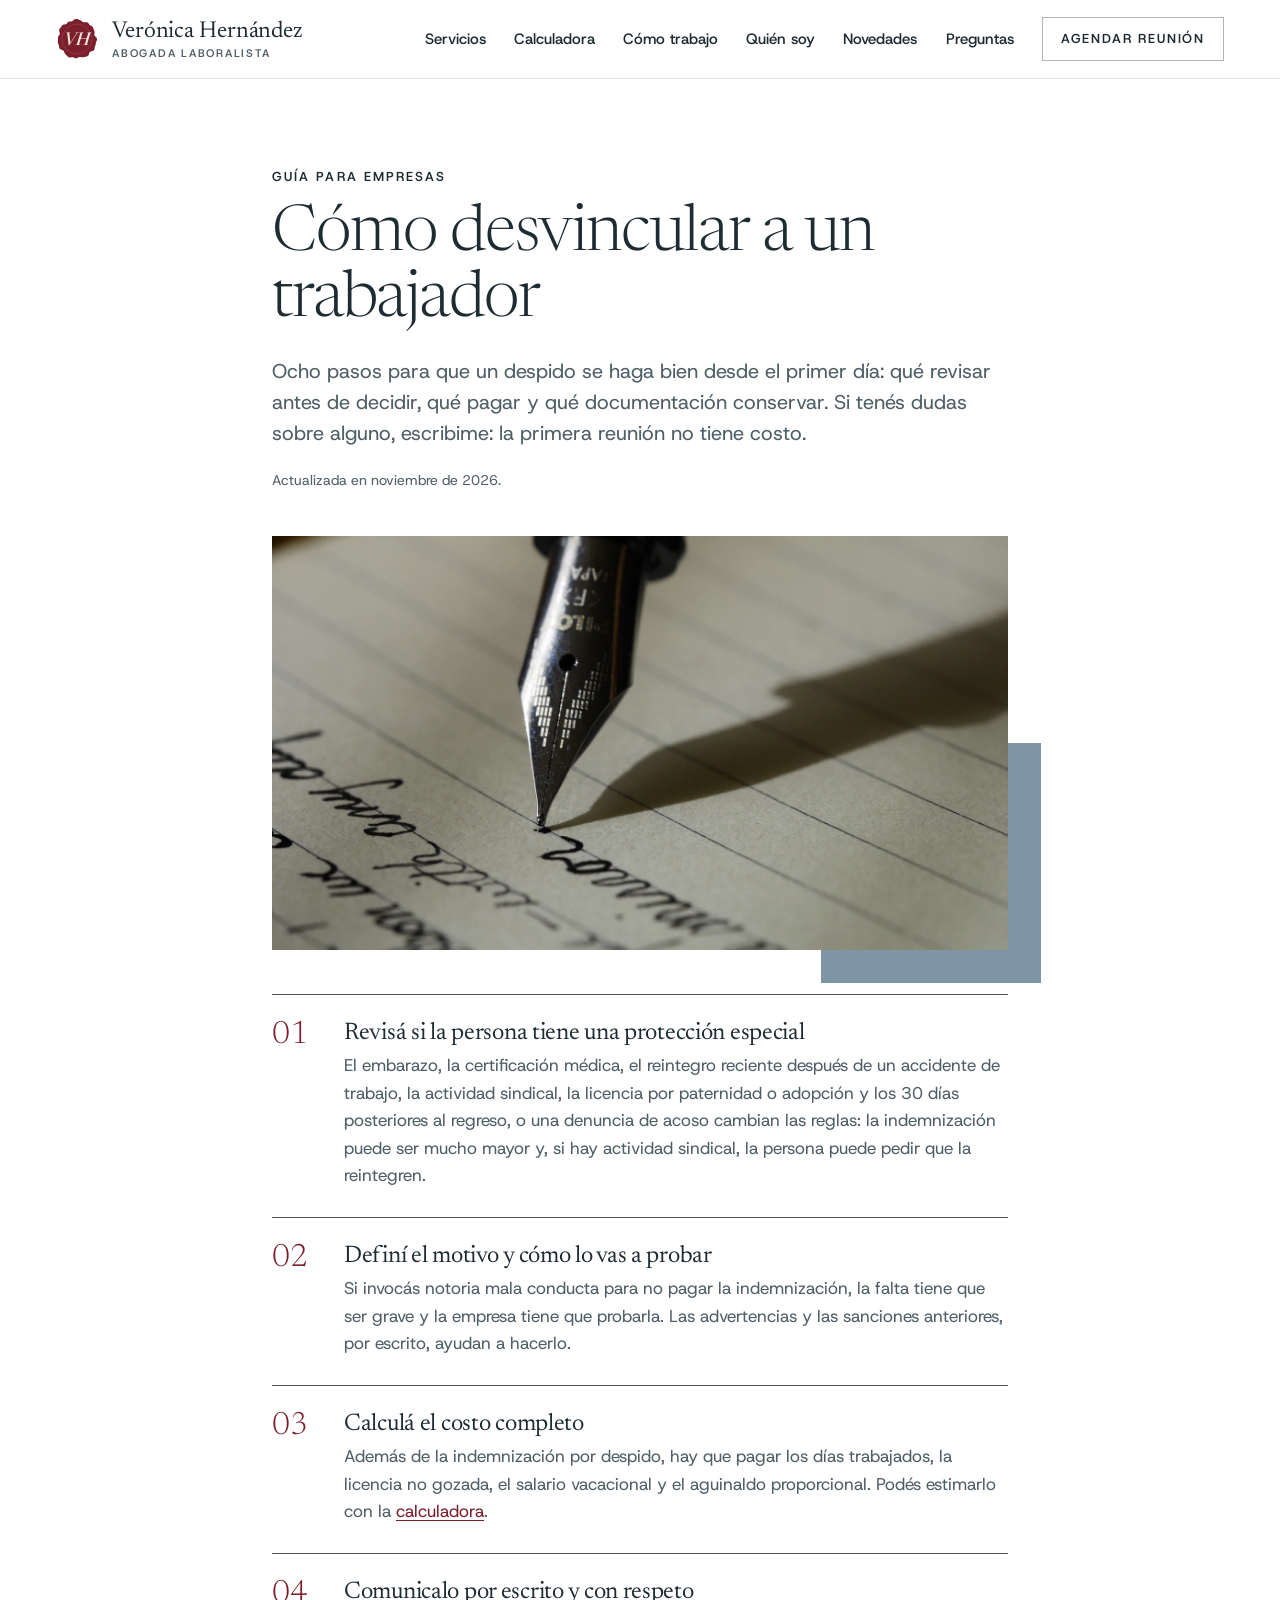
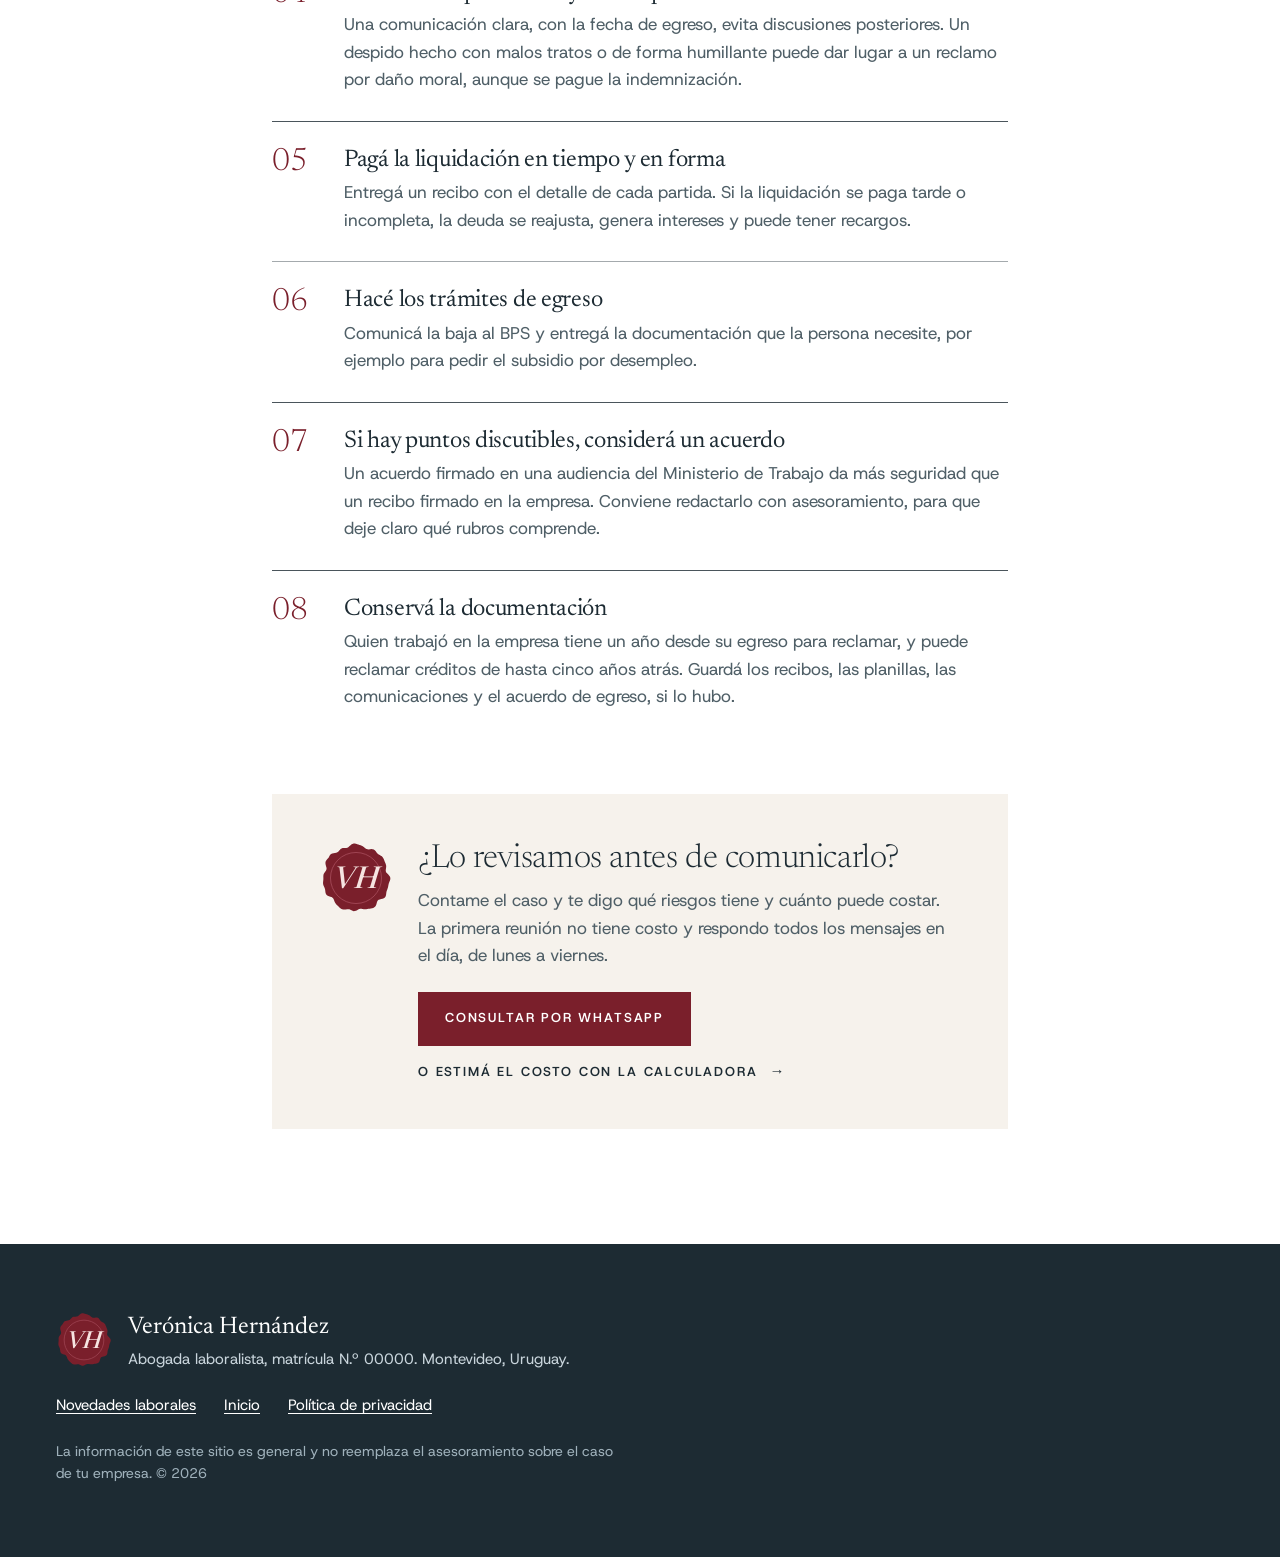
<file: guia-despido.html>
<!DOCTYPE html>
<html lang="es-UY">
<head>
  <meta charset="utf-8">
  <meta name="viewport" content="width=device-width, initial-scale=1">
  <title>Cómo desvincular a un trabajador en Uruguay | Verónica Hernández</title>
  <meta name="description" content="Ocho pasos para que tu empresa haga bien un despido: protecciones especiales, causa, costo, comunicación, liquidación, trámites, acuerdos y documentación.">
  <meta property="og:type" content="article">
  <meta property="og:locale" content="es_UY">
  <meta property="og:title" content="Cómo desvincular a un trabajador en Uruguay">
  <meta property="og:description" content="Ocho pasos para que un despido se haga bien desde el primer día.">
  <meta name="theme-color" content="#ffffff">
  <link rel="icon" href="favicon.svg" type="image/svg+xml">
  <link rel="preload" href="fonts/newsreader-latin-standard-normal.woff2" as="font" type="font/woff2" crossorigin>
  <link rel="preload" href="fonts/host-grotesk-latin-wght-normal.woff2" as="font" type="font/woff2" crossorigin>
  <link rel="stylesheet" href="styles.css">
</head>
<body>
  <!-- SELLO: forma de cera, monograma y aro con la matrícula. Para cambiar el nombre,
       las iniciales o la matrícula, editar los dos <text> de #sello y el de #sello-simple. -->
  <svg class="sr" width="0" height="0" aria-hidden="true" focusable="false">
    <defs>
      <path id="sello-aro" d="M110 110 m-64 0 a64 64 0 1 1 128 0 a64 64 0 1 1 -128 0"/>
      <symbol id="cera" viewBox="0 0 220 220">
        <path d="M214.9 110.0 L214.8 113.7 L213.8 117.3 L212.4 120.8 L211.0 124.2 L209.9 127.6 L209.1 131.1 L208.5 134.6 L207.8 138.0 L206.8 141.4 L205.6 144.8 L204.3 148.1 L203.3 151.5 L202.6 155.2 L202.2 159.0 L201.6 162.9 L200.4 166.5 L198.3 169.6 L195.1 171.9 L191.1 173.4 L186.8 174.4 L182.6 175.4 L179.1 176.7 L176.5 178.9 L174.8 181.9 L173.5 185.7 L172.4 189.9 L170.9 193.9 L168.9 197.3 L166.1 199.7 L162.7 201.3 L159.1 202.3 L155.4 203.0 L151.7 203.6 L148.1 204.3 L144.6 205.0 L141.0 205.5 L137.4 205.6 L133.7 205.2 L130.1 204.6 L126.6 204.1 L123.2 204.2 L120.0 205.0 L116.7 206.5 L113.4 208.4 L110.0 210.2 L106.5 211.2 L102.9 211.3 L99.5 210.3 L96.1 208.7 L92.9 207.0 L89.7 205.7 L86.3 205.2 L82.7 205.3 L78.8 205.9 L74.9 206.4 L71.1 206.3 L67.5 205.5 L64.2 203.8 L61.3 201.6 L58.6 199.1 L55.9 196.5 L53.3 194.1 L50.7 191.6 L48.3 189.0 L46.3 186.0 L44.6 182.6 L43.3 179.0 L42.1 175.6 L40.5 172.5 L38.3 170.2 L35.3 168.4 L31.5 167.0 L27.4 165.7 L23.5 164.0 L20.4 161.8 L18.2 158.8 L16.9 155.4 L16.4 151.7 L16.0 148.0 L15.4 144.4 L14.4 141.1 L12.9 137.8 L11.4 134.6 L10.2 131.2 L9.4 127.7 L9.3 124.2 L9.6 120.6 L10.0 117.0 L10.3 113.5 L10.3 110.0 L10.2 106.5 L10.3 103.0 L10.8 99.6 L12.1 96.2 L14.1 93.1 L16.3 90.1 L18.4 87.2 L19.7 84.1 L20.1 80.8 L19.5 77.1 L18.3 73.0 L17.1 68.7 L16.6 64.4 L17.0 60.5 L18.4 57.1 L20.6 54.1 L23.1 51.4 L25.5 48.6 L27.5 45.5 L29.2 42.2 L31.2 39.1 L33.9 36.6 L37.5 34.9 L41.6 34.0 L45.8 33.5 L49.7 32.8 L53.0 31.5 L55.7 29.5 L58.1 26.9 L60.4 24.1 L63.0 21.5 L65.9 19.6 L69.3 18.5 L72.9 18.2 L76.6 18.2 L80.2 18.1 L83.4 17.4 L86.5 15.8 L89.5 13.3 L92.5 10.5 L95.6 7.8 L99.1 5.9 L102.6 4.9 L106.3 4.8 L110.0 5.5 L113.6 6.6 L117.2 7.7 L120.6 8.8 L124.1 9.9 L127.4 11.3 L130.6 13.0 L133.6 15.2 L136.5 17.7 L139.3 20.0 L142.1 21.7 L145.3 22.5 L148.9 22.6 L152.8 22.2 L156.9 21.7 L160.9 21.9 L164.4 22.9 L167.4 24.9 L169.8 27.7 L171.9 30.7 L174.0 33.7 L176.5 36.2 L179.3 38.2 L182.5 40.0 L185.8 41.7 L188.9 43.8 L191.5 46.4 L193.5 49.4 L195.0 52.7 L196.3 56.1 L197.6 59.4 L198.9 62.7 L200.3 65.9 L201.5 69.3 L202.2 72.8 L202.2 76.4 L201.7 80.2 L201.1 83.9 L200.8 87.4 L201.4 90.6 L203.0 93.6 L205.6 96.6 L208.7 99.6 L211.7 102.9 L213.9 106.4Z" fill="#7a1f2b"/>
      </symbol>
      <symbol id="sello" viewBox="0 0 220 220">
        <path d="M214.9 110.0 L214.8 113.7 L213.8 117.3 L212.4 120.8 L211.0 124.2 L209.9 127.6 L209.1 131.1 L208.5 134.6 L207.8 138.0 L206.8 141.4 L205.6 144.8 L204.3 148.1 L203.3 151.5 L202.6 155.2 L202.2 159.0 L201.6 162.9 L200.4 166.5 L198.3 169.6 L195.1 171.9 L191.1 173.4 L186.8 174.4 L182.6 175.4 L179.1 176.7 L176.5 178.9 L174.8 181.9 L173.5 185.7 L172.4 189.9 L170.9 193.9 L168.9 197.3 L166.1 199.7 L162.7 201.3 L159.1 202.3 L155.4 203.0 L151.7 203.6 L148.1 204.3 L144.6 205.0 L141.0 205.5 L137.4 205.6 L133.7 205.2 L130.1 204.6 L126.6 204.1 L123.2 204.2 L120.0 205.0 L116.7 206.5 L113.4 208.4 L110.0 210.2 L106.5 211.2 L102.9 211.3 L99.5 210.3 L96.1 208.7 L92.9 207.0 L89.7 205.7 L86.3 205.2 L82.7 205.3 L78.8 205.9 L74.9 206.4 L71.1 206.3 L67.5 205.5 L64.2 203.8 L61.3 201.6 L58.6 199.1 L55.9 196.5 L53.3 194.1 L50.7 191.6 L48.3 189.0 L46.3 186.0 L44.6 182.6 L43.3 179.0 L42.1 175.6 L40.5 172.5 L38.3 170.2 L35.3 168.4 L31.5 167.0 L27.4 165.7 L23.5 164.0 L20.4 161.8 L18.2 158.8 L16.9 155.4 L16.4 151.7 L16.0 148.0 L15.4 144.4 L14.4 141.1 L12.9 137.8 L11.4 134.6 L10.2 131.2 L9.4 127.7 L9.3 124.2 L9.6 120.6 L10.0 117.0 L10.3 113.5 L10.3 110.0 L10.2 106.5 L10.3 103.0 L10.8 99.6 L12.1 96.2 L14.1 93.1 L16.3 90.1 L18.4 87.2 L19.7 84.1 L20.1 80.8 L19.5 77.1 L18.3 73.0 L17.1 68.7 L16.6 64.4 L17.0 60.5 L18.4 57.1 L20.6 54.1 L23.1 51.4 L25.5 48.6 L27.5 45.5 L29.2 42.2 L31.2 39.1 L33.9 36.6 L37.5 34.9 L41.6 34.0 L45.8 33.5 L49.7 32.8 L53.0 31.5 L55.7 29.5 L58.1 26.9 L60.4 24.1 L63.0 21.5 L65.9 19.6 L69.3 18.5 L72.9 18.2 L76.6 18.2 L80.2 18.1 L83.4 17.4 L86.5 15.8 L89.5 13.3 L92.5 10.5 L95.6 7.8 L99.1 5.9 L102.6 4.9 L106.3 4.8 L110.0 5.5 L113.6 6.6 L117.2 7.7 L120.6 8.8 L124.1 9.9 L127.4 11.3 L130.6 13.0 L133.6 15.2 L136.5 17.7 L139.3 20.0 L142.1 21.7 L145.3 22.5 L148.9 22.6 L152.8 22.2 L156.9 21.7 L160.9 21.9 L164.4 22.9 L167.4 24.9 L169.8 27.7 L171.9 30.7 L174.0 33.7 L176.5 36.2 L179.3 38.2 L182.5 40.0 L185.8 41.7 L188.9 43.8 L191.5 46.4 L193.5 49.4 L195.0 52.7 L196.3 56.1 L197.6 59.4 L198.9 62.7 L200.3 65.9 L201.5 69.3 L202.2 72.8 L202.2 76.4 L201.7 80.2 L201.1 83.9 L200.8 87.4 L201.4 90.6 L203.0 93.6 L205.6 96.6 L208.7 99.6 L211.7 102.9 L213.9 106.4Z" fill="#7a1f2b"/>
        <circle cx="110" cy="110" r="82" fill="#6b1a25"/>
        <circle cx="110" cy="110" r="76" fill="none" stroke="#a04553" stroke-width="1.1"/>
        <circle cx="110" cy="110" r="51" fill="none" stroke="#a04553" stroke-width="1"/>
        <text font-family="Newsreader, Georgia, serif" font-weight="600" font-size="9.8" fill="#ecd0cd"><textPath href="#sello-aro" textLength="398" lengthAdjust="spacing">DRA. VERÓNICA HERNÁNDEZ • ABOGADA LABORALISTA • MAT. 00000 •</textPath></text>
        <text x="110" y="127" text-anchor="middle" font-family="Newsreader, Georgia, serif" font-style="italic" font-weight="500" font-size="50" fill="#f6e4e1">VH</text>
      </symbol>
      <symbol id="sello-simple" viewBox="0 0 220 220">
        <path d="M214.9 110.0 L214.8 113.7 L213.8 117.3 L212.4 120.8 L211.0 124.2 L209.9 127.6 L209.1 131.1 L208.5 134.6 L207.8 138.0 L206.8 141.4 L205.6 144.8 L204.3 148.1 L203.3 151.5 L202.6 155.2 L202.2 159.0 L201.6 162.9 L200.4 166.5 L198.3 169.6 L195.1 171.9 L191.1 173.4 L186.8 174.4 L182.6 175.4 L179.1 176.7 L176.5 178.9 L174.8 181.9 L173.5 185.7 L172.4 189.9 L170.9 193.9 L168.9 197.3 L166.1 199.7 L162.7 201.3 L159.1 202.3 L155.4 203.0 L151.7 203.6 L148.1 204.3 L144.6 205.0 L141.0 205.5 L137.4 205.6 L133.7 205.2 L130.1 204.6 L126.6 204.1 L123.2 204.2 L120.0 205.0 L116.7 206.5 L113.4 208.4 L110.0 210.2 L106.5 211.2 L102.9 211.3 L99.5 210.3 L96.1 208.7 L92.9 207.0 L89.7 205.7 L86.3 205.2 L82.7 205.3 L78.8 205.9 L74.9 206.4 L71.1 206.3 L67.5 205.5 L64.2 203.8 L61.3 201.6 L58.6 199.1 L55.9 196.5 L53.3 194.1 L50.7 191.6 L48.3 189.0 L46.3 186.0 L44.6 182.6 L43.3 179.0 L42.1 175.6 L40.5 172.5 L38.3 170.2 L35.3 168.4 L31.5 167.0 L27.4 165.7 L23.5 164.0 L20.4 161.8 L18.2 158.8 L16.9 155.4 L16.4 151.7 L16.0 148.0 L15.4 144.4 L14.4 141.1 L12.9 137.8 L11.4 134.6 L10.2 131.2 L9.4 127.7 L9.3 124.2 L9.6 120.6 L10.0 117.0 L10.3 113.5 L10.3 110.0 L10.2 106.5 L10.3 103.0 L10.8 99.6 L12.1 96.2 L14.1 93.1 L16.3 90.1 L18.4 87.2 L19.7 84.1 L20.1 80.8 L19.5 77.1 L18.3 73.0 L17.1 68.7 L16.6 64.4 L17.0 60.5 L18.4 57.1 L20.6 54.1 L23.1 51.4 L25.5 48.6 L27.5 45.5 L29.2 42.2 L31.2 39.1 L33.9 36.6 L37.5 34.9 L41.6 34.0 L45.8 33.5 L49.7 32.8 L53.0 31.5 L55.7 29.5 L58.1 26.9 L60.4 24.1 L63.0 21.5 L65.9 19.6 L69.3 18.5 L72.9 18.2 L76.6 18.2 L80.2 18.1 L83.4 17.4 L86.5 15.8 L89.5 13.3 L92.5 10.5 L95.6 7.8 L99.1 5.9 L102.6 4.9 L106.3 4.8 L110.0 5.5 L113.6 6.6 L117.2 7.7 L120.6 8.8 L124.1 9.9 L127.4 11.3 L130.6 13.0 L133.6 15.2 L136.5 17.7 L139.3 20.0 L142.1 21.7 L145.3 22.5 L148.9 22.6 L152.8 22.2 L156.9 21.7 L160.9 21.9 L164.4 22.9 L167.4 24.9 L169.8 27.7 L171.9 30.7 L174.0 33.7 L176.5 36.2 L179.3 38.2 L182.5 40.0 L185.8 41.7 L188.9 43.8 L191.5 46.4 L193.5 49.4 L195.0 52.7 L196.3 56.1 L197.6 59.4 L198.9 62.7 L200.3 65.9 L201.5 69.3 L202.2 72.8 L202.2 76.4 L201.7 80.2 L201.1 83.9 L200.8 87.4 L201.4 90.6 L203.0 93.6 L205.6 96.6 L208.7 99.6 L211.7 102.9 L213.9 106.4Z" fill="#7a1f2b"/>
        <circle cx="110" cy="110" r="78" fill="none" stroke="#a04553" stroke-width="3"/>
        <text x="110" y="142" text-anchor="middle" font-family="Newsreader, Georgia, serif" font-style="italic" font-weight="500" font-size="92" fill="#f6e4e1">VH</text>
      </symbol>
    </defs>
  </svg>

  <a class="saltar" href="#contenido">Saltar al contenido</a>

  <header class="cabecera">
    <div class="contenedor cabecera-fila">
      <a class="marca" href="./">
        <svg class="marca-sello" viewBox="0 0 220 220" aria-hidden="true"><use href="#sello-simple"/></svg>
        <span class="marca-texto">
          <span class="marca-nombre">Verónica Hernández</span>
          <span class="marca-rol">Abogada laboralista</span>
        </span>
      </a>
      <button class="menu-boton" type="button" aria-expanded="false" aria-controls="menu">Menú</button>
      <nav id="menu" class="menu" aria-label="Secciones">
        <a href="./#situaciones">Servicios</a>
        <a href="./#calculadora">Calculadora</a>
        <a href="./#como-trabajo">Cómo trabajo</a>
        <a href="./#quien-soy">Quién soy</a>
        <a href="novedades.html">Novedades</a>
        <a href="./#preguntas">Preguntas</a>
        <a class="boton boton-chico" href="./#contacto">Agendar reunión</a>
      </nav>
    </div>
  </header>

  <main id="contenido" class="pagina">
    <article class="contenedor">
      <div class="pagina-cuerpo">
        <p class="ceja">Guía para empresas</p>
        <h1>Cómo desvincular a un trabajador</h1>
        <p class="pagina-bajada">Ocho pasos para que un despido se haga bien desde el primer día: qué revisar antes de decidir, qué pagar y qué documentación conservar. Si tenés dudas sobre alguno, escribime: la primera reunión no tiene costo.</p>
        <p class="pagina-fecha">Actualizada en noviembre de 2026.</p>
        <figure class="pagina-foto">
          <span class="bloque bloque-lateral" aria-hidden="true"></span>
          <img src="fotos/pluma.webp" alt="" width="1600" height="900" decoding="async">
        </figure>

        <ol class="guia-pasos">
          <li>
            <h2>Revisá si la persona tiene una protección especial</h2>
            <p>El embarazo, la certificación médica, el reintegro reciente después de un accidente de trabajo, la actividad sindical, la licencia por paternidad o adopción y los 30 días posteriores al regreso, o una denuncia de acoso cambian las reglas: la indemnización puede ser mucho mayor y, si hay actividad sindical, la persona puede pedir que la reintegren.</p>
          </li>
          <li>
            <h2>Definí el motivo y cómo lo vas a probar</h2>
            <p>Si invocás notoria mala conducta para no pagar la indemnización, la falta tiene que ser grave y la empresa tiene que probarla. Las advertencias y las sanciones anteriores, por escrito, ayudan a hacerlo.</p>
          </li>
          <li>
            <h2>Calculá el costo completo</h2>
            <p>Además de la indemnización por despido, hay que pagar los días trabajados, la licencia no gozada, el salario vacacional y el aguinaldo proporcional. Podés estimarlo con la <a href="./#calculadora">calculadora</a>.</p>
          </li>
          <li>
            <h2>Comunicalo por escrito y con respeto</h2>
            <p>Una comunicación clara, con la fecha de egreso, evita discusiones posteriores. Un despido hecho con malos tratos o de forma humillante puede dar lugar a un reclamo por daño moral, aunque se pague la indemnización.</p>
          </li>
          <li>
            <h2>Pagá la liquidación en tiempo y en forma</h2>
            <p>Entregá un recibo con el detalle de cada partida. Si la liquidación se paga tarde o incompleta, la deuda se reajusta, genera intereses y puede tener recargos.</p>
          </li>
          <li>
            <h2>Hacé los trámites de egreso</h2>
            <p>Comunicá la baja al BPS y entregá la documentación que la persona necesite, por ejemplo para pedir el subsidio por desempleo.</p>
          </li>
          <li>
            <h2>Si hay puntos discutibles, considerá un acuerdo</h2>
            <p>Un acuerdo firmado en una audiencia del Ministerio de Trabajo da más seguridad que un recibo firmado en la empresa. Conviene redactarlo con asesoramiento, para que deje claro qué rubros comprende.</p>
          </li>
          <li>
            <h2>Conservá la documentación</h2>
            <p>Quien trabajó en la empresa tiene un año desde su egreso para reclamar, y puede reclamar créditos de hasta cinco años atrás. Guardá los recibos, las planillas, las comunicaciones y el acuerdo de egreso, si lo hubo.</p>
          </li>
        </ol>

        <aside class="cierre" aria-labelledby="cierre-titulo">
          <svg class="cierre-sello" viewBox="0 0 220 220" aria-hidden="true"><use href="#sello-simple"/></svg>
          <div>
            <h2 id="cierre-titulo">¿Lo revisamos antes de comunicarlo?</h2>
            <p>Contame el caso y te digo qué riesgos tiene y cuánto puede costar. La primera reunión no tiene costo y respondo todos los mensajes en el día, de lunes a viernes.</p>
            <div class="acciones">
              <a class="boton js-wa" href="https://wa.me/59899000000" target="_blank" rel="noopener" data-texto="Hola, estoy por desvincular a un trabajador y quisiera consultarlo antes.">Consultar por WhatsApp</a>
              <a class="enlace-fuerte" href="./#calculadora">O estimá el costo con la calculadora</a>
            </div>
          </div>
        </aside>
      </div>
    </article>
  </main>

  <footer class="pie">
    <div class="contenedor pie-grilla">
      <div class="pie-marca">
        <svg class="pie-sello" viewBox="0 0 220 220" aria-hidden="true"><use href="#sello-simple"/></svg>
        <p><strong>Verónica Hernández</strong><br>Abogada laboralista, matrícula N.º&nbsp;00000. Montevideo, Uruguay.</p>
      </div>
      <ul class="pie-enlaces">
        <li><a href="novedades.html">Novedades laborales</a></li>
        <li><a href="./">Inicio</a></li>
        <li><a href="privacidad.html">Política de privacidad</a></li>
      </ul>
      <p class="pie-chico">La información de este sitio es general y no reemplaza el asesoramiento sobre el caso de tu empresa. ©&nbsp;<span class="js-anio">2026</span></p>
    </div>
  </footer>

  <a class="wa-flotante js-wa" href="https://wa.me/59899000000" target="_blank" rel="noopener" data-texto="Hola, quisiera hacer una consulta laboral para mi empresa.">
    <span class="wa-icono" aria-hidden="true"><svg viewBox="0 0 24 24"><path d="M12 2a10 10 0 0 0-8.6 15.1L2 22l5-1.3A10 10 0 1 0 12 2zm0 18.2a8.2 8.2 0 0 1-4.2-1.1l-.3-.2-3 .8.8-2.9-.2-.3A8.2 8.2 0 1 1 12 20.2zm4.5-6.1c-.2-.1-1.5-.7-1.7-.8s-.4-.1-.6.1-.7.8-.8 1-.3.2-.5.1a6.7 6.7 0 0 1-2-1.2 7.4 7.4 0 0 1-1.4-1.7c-.1-.3 0-.4.1-.5l.4-.4.2-.4v-.4l-.8-1.9c-.2-.5-.4-.4-.6-.4h-.5a1 1 0 0 0-.7.3 3 3 0 0 0-.9 2.2 5.1 5.1 0 0 0 1.1 2.7 11.6 11.6 0 0 0 4.4 3.9c1.6.7 2.3.8 3.1.6a2.6 2.6 0 0 0 1.7-1.2 2.1 2.1 0 0 0 .2-1.2c-.1-.1-.3-.2-.5-.3z"/></svg></span>
    <span class="wa-textos"><strong>WhatsApp con Verónica Hernández</strong><span>Respuesta en el día</span></span>
  </a>

  <script src="script.js" defer></script>
</body>
</html>
</file>
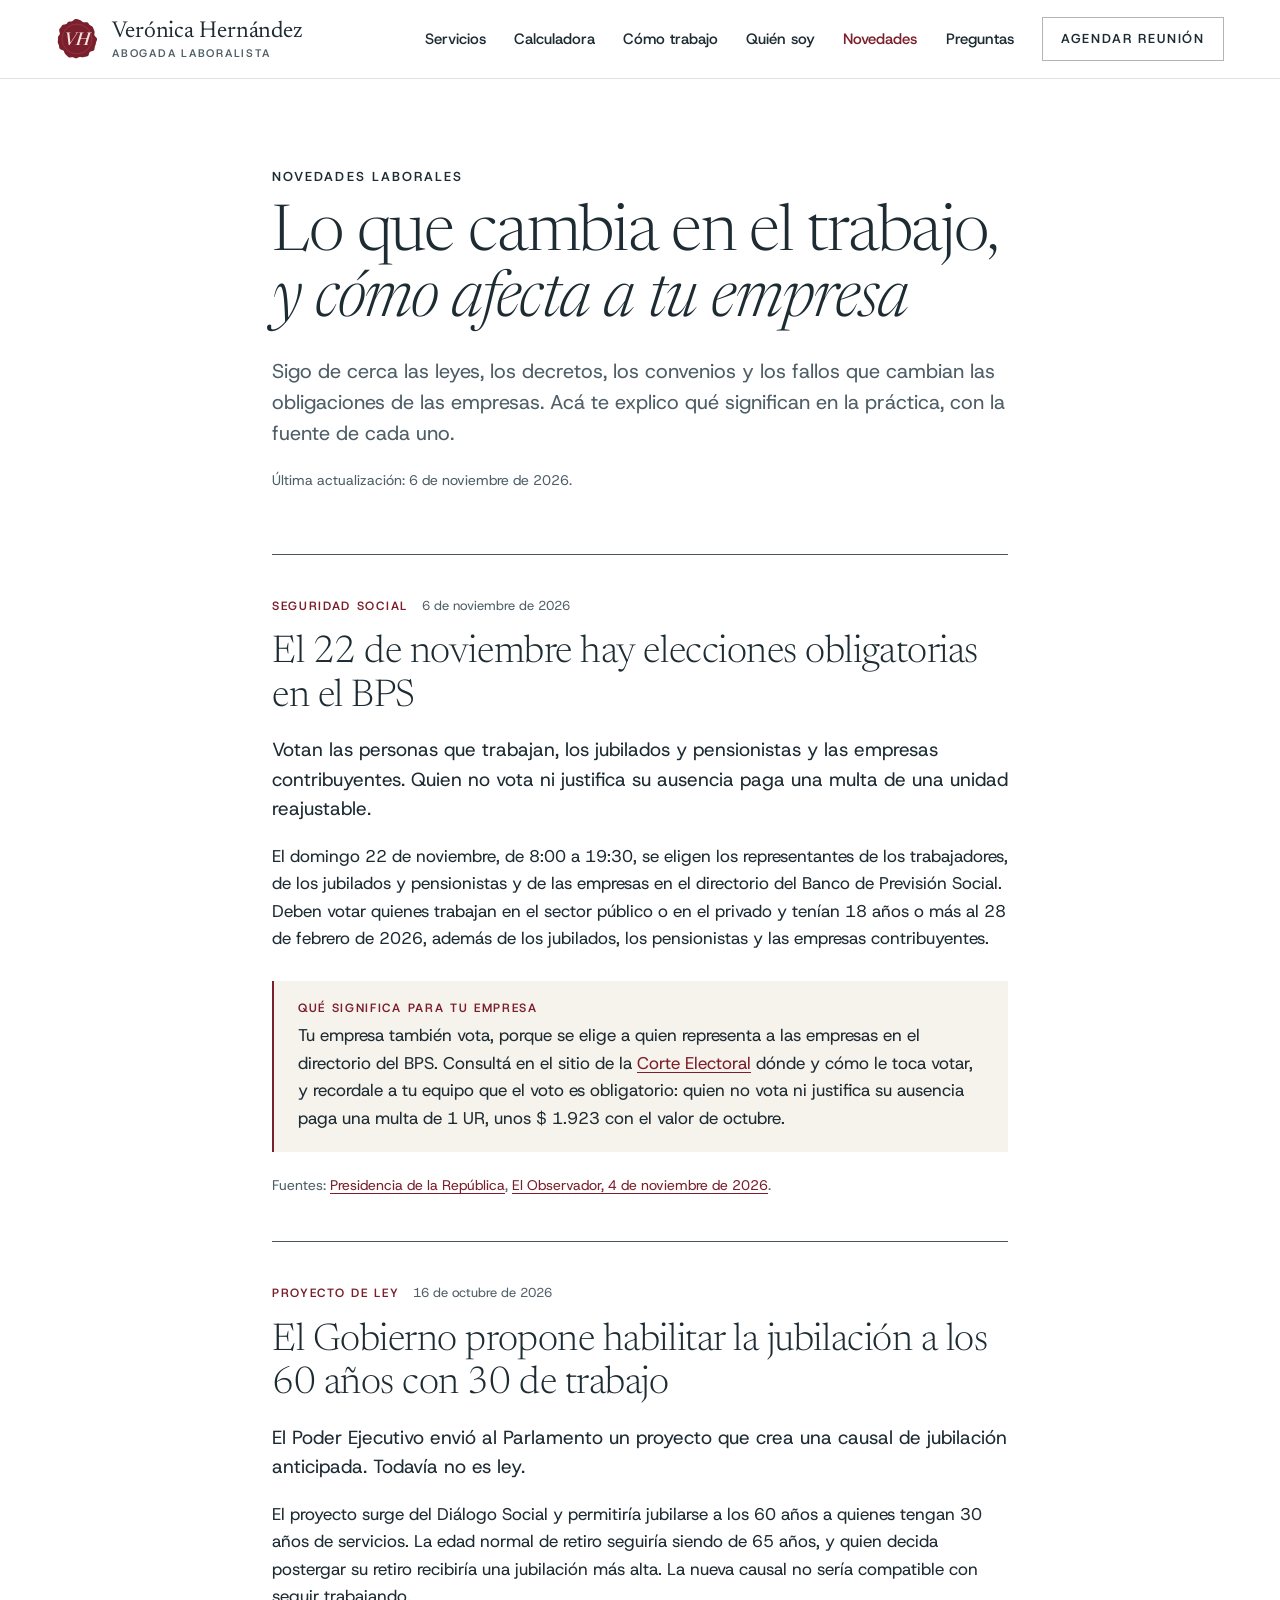
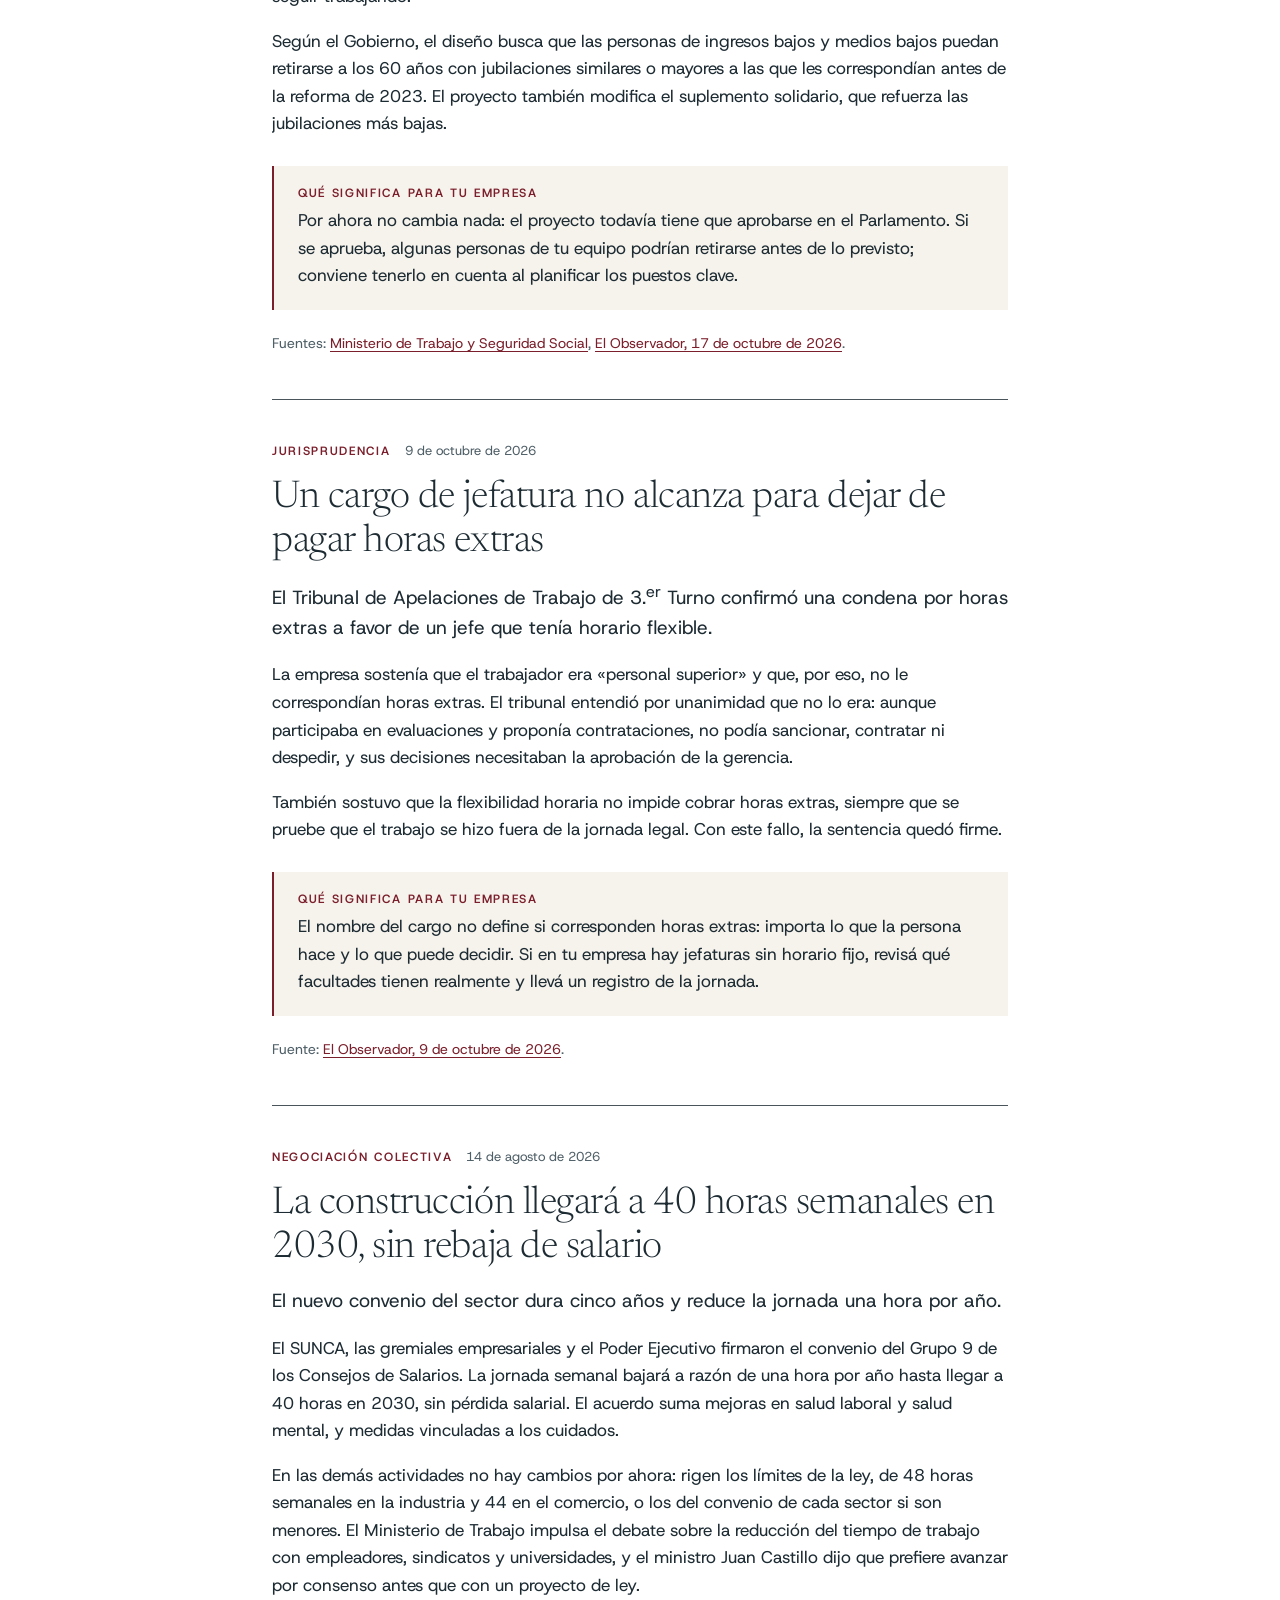
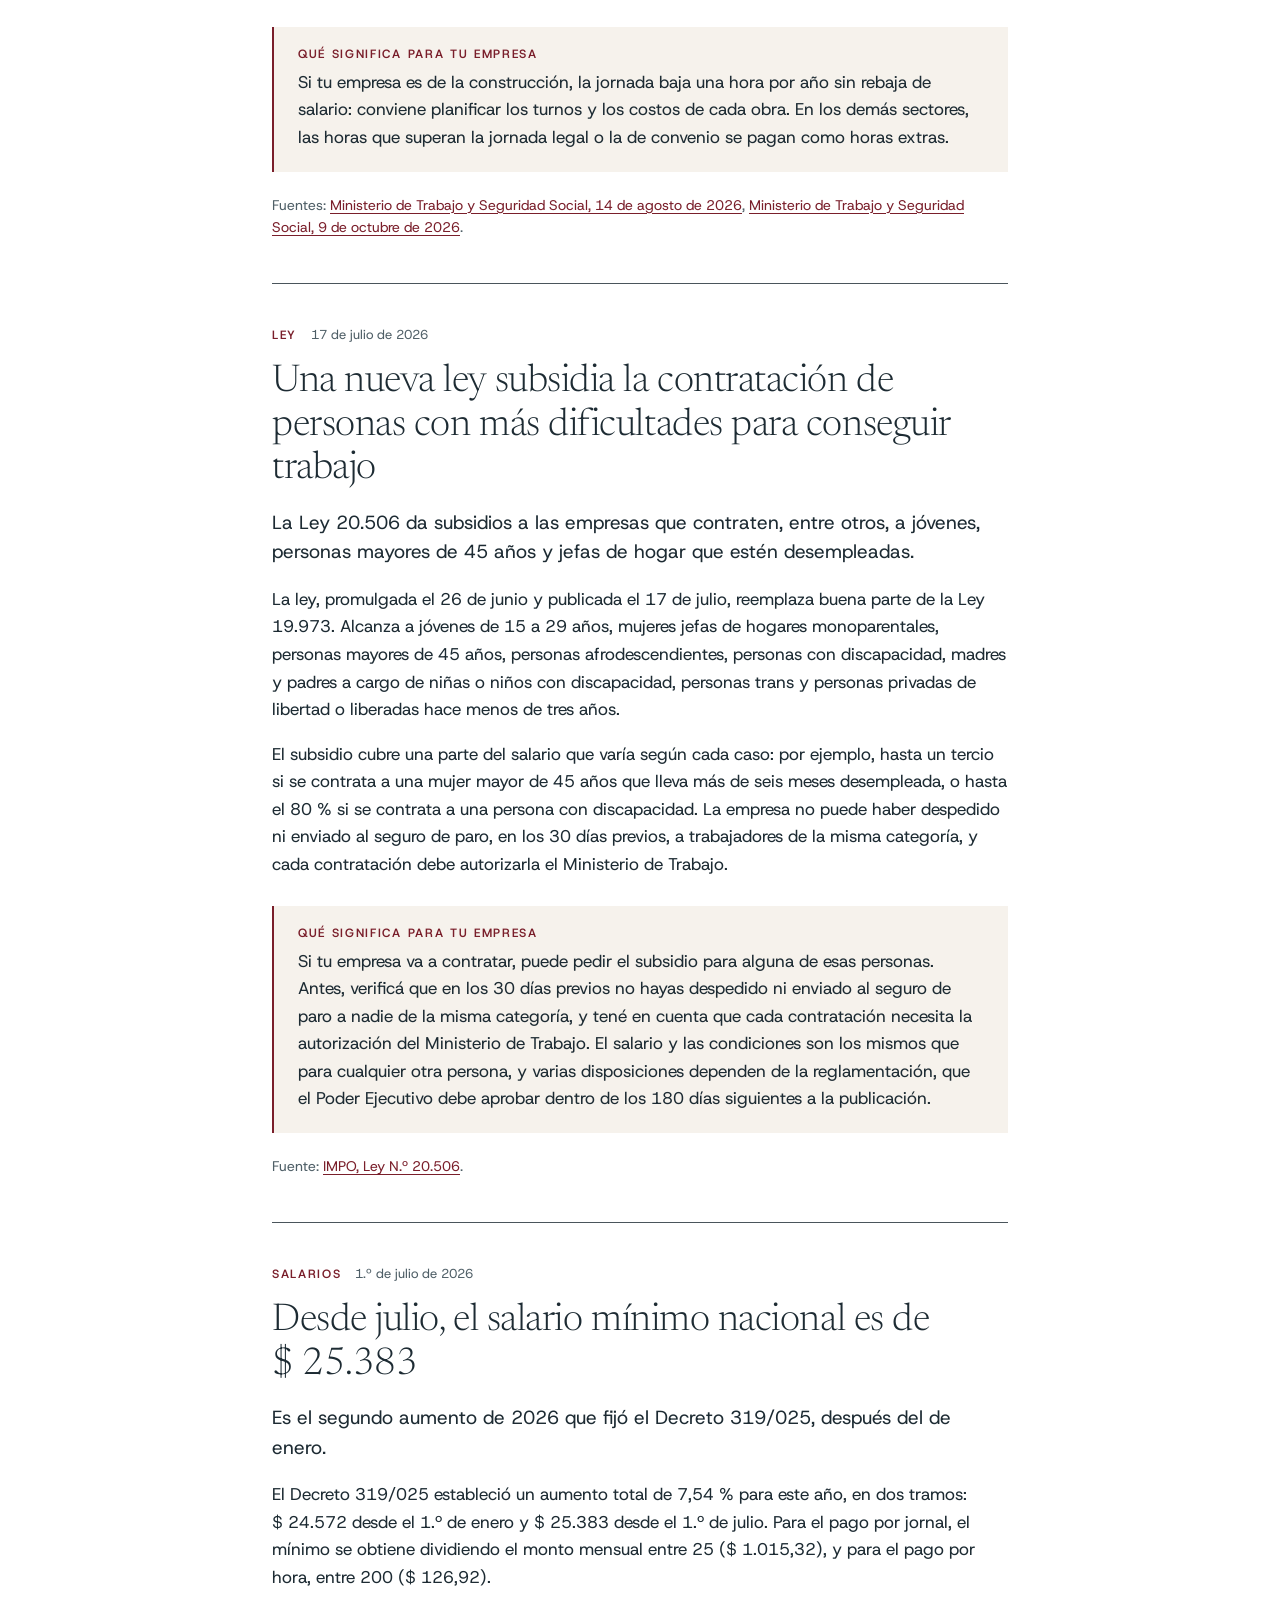
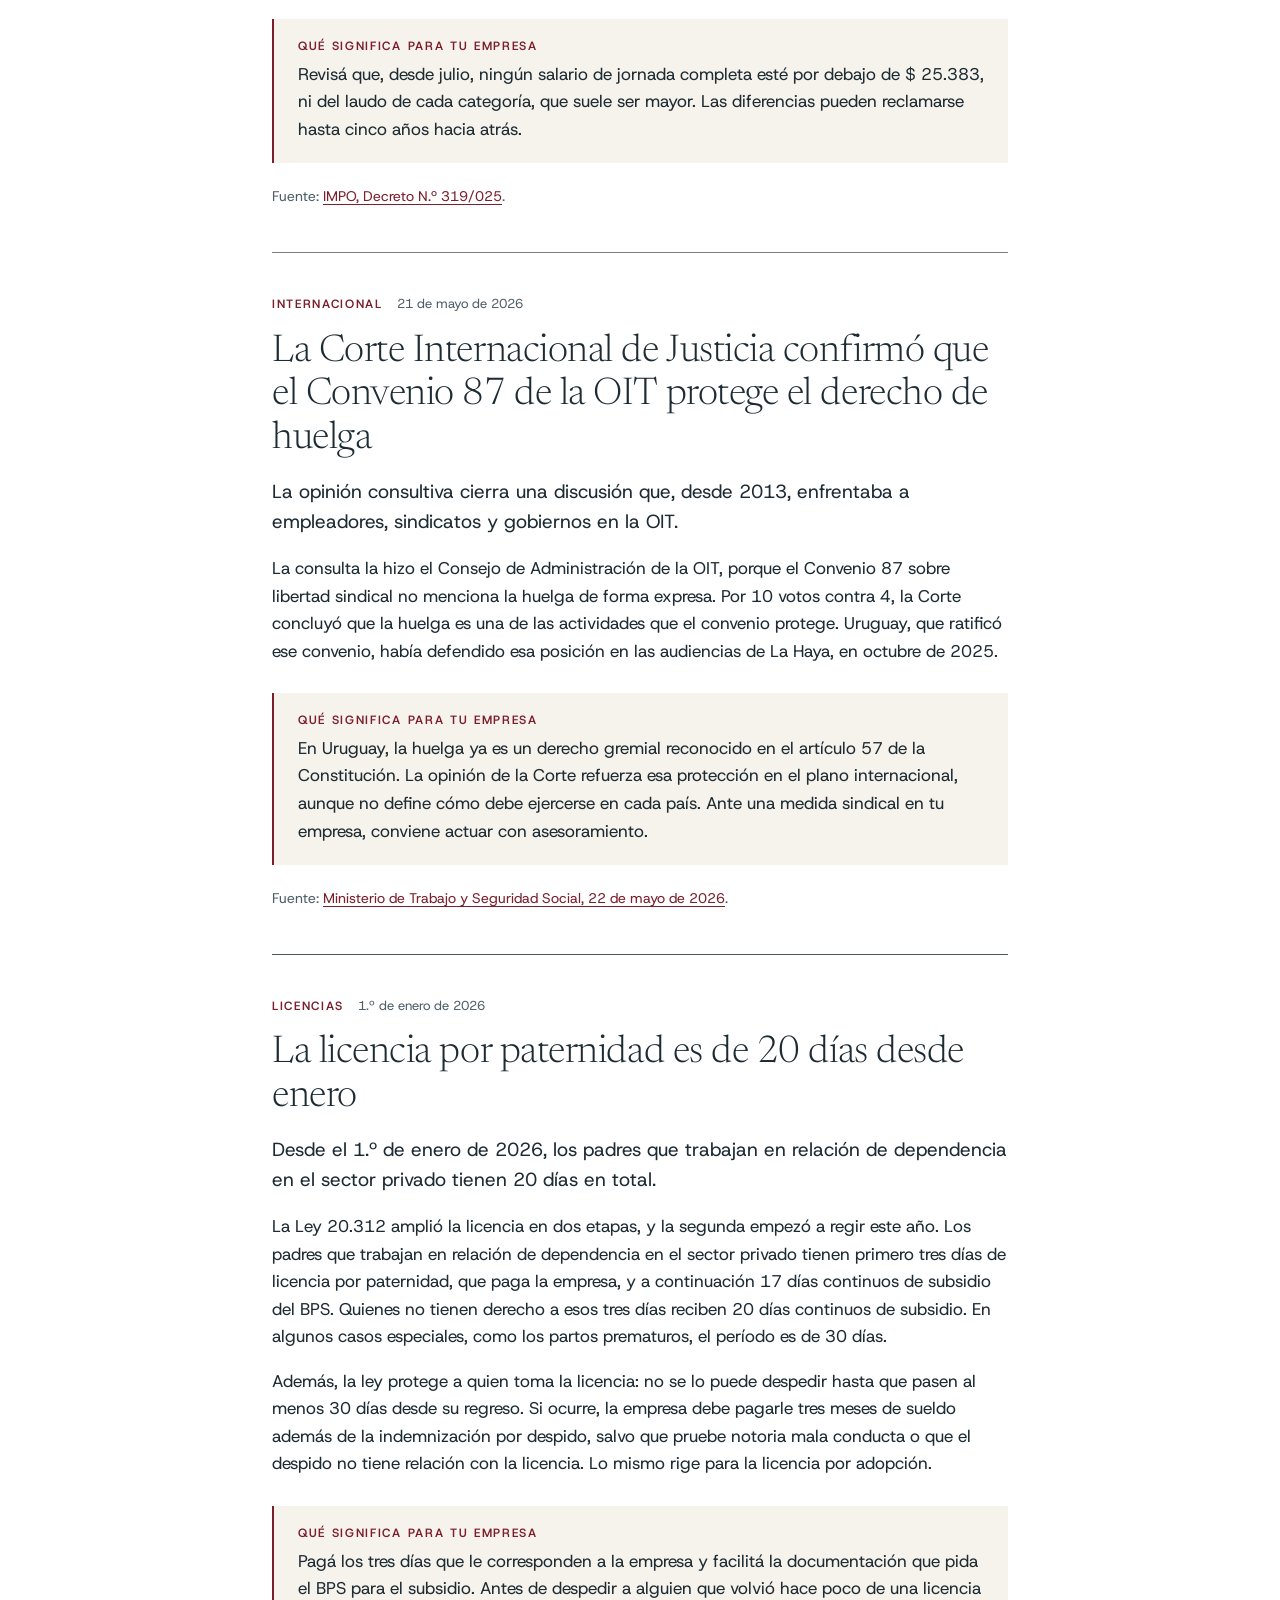
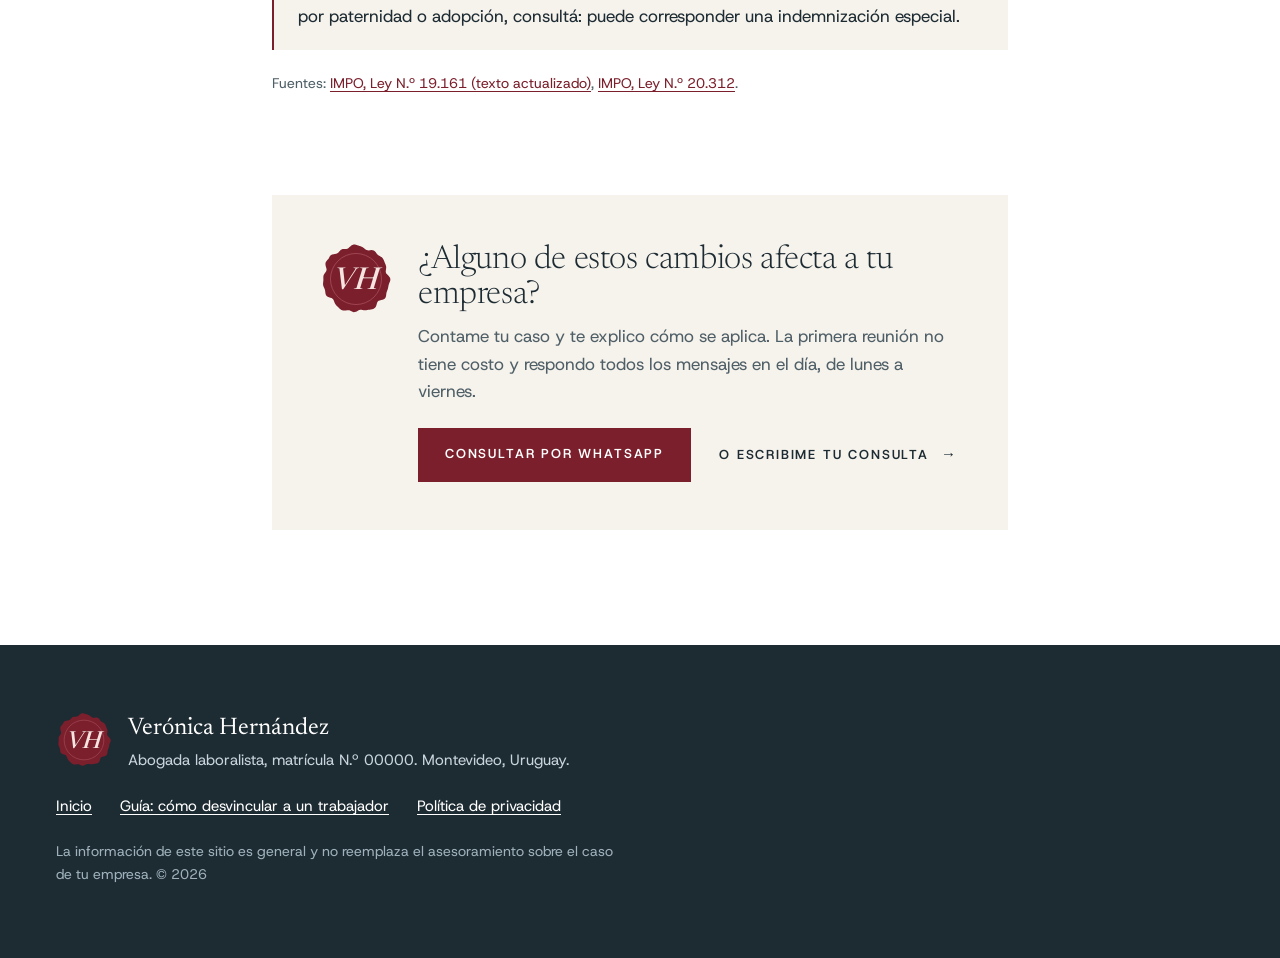
<file: novedades.html>
<!DOCTYPE html>
<html lang="es-UY">
<head>
  <meta charset="utf-8">
  <meta name="viewport" content="width=device-width, initial-scale=1">
  <title>Novedades laborales en Uruguay | Verónica Hernández</title>
  <meta name="description" content="Leyes, decretos, convenios y fallos laborales que afectan a las empresas en Uruguay, explicados en pocas palabras y con su fuente.">
  <meta property="og:type" content="website">
  <meta property="og:locale" content="es_UY">
  <meta property="og:title" content="Novedades laborales en Uruguay">
  <meta property="og:description" content="Lo que cambia en el trabajo y cómo afecta a tu empresa, con la fuente de cada novedad.">
  <meta name="theme-color" content="#ffffff">
  <link rel="icon" href="favicon.svg" type="image/svg+xml">
  <link rel="preload" href="fonts/newsreader-latin-standard-normal.woff2" as="font" type="font/woff2" crossorigin>
  <link rel="preload" href="fonts/host-grotesk-latin-wght-normal.woff2" as="font" type="font/woff2" crossorigin>
  <link rel="stylesheet" href="styles.css">
</head>
<body>
  <!-- SELLO: forma de cera, monograma y aro con la matrícula. Para cambiar el nombre,
       las iniciales o la matrícula, editar los dos <text> de #sello y el de #sello-simple. -->
  <svg class="sr" width="0" height="0" aria-hidden="true" focusable="false">
    <defs>
      <path id="sello-aro" d="M110 110 m-64 0 a64 64 0 1 1 128 0 a64 64 0 1 1 -128 0"/>
      <symbol id="cera" viewBox="0 0 220 220">
        <path d="M214.9 110.0 L214.8 113.7 L213.8 117.3 L212.4 120.8 L211.0 124.2 L209.9 127.6 L209.1 131.1 L208.5 134.6 L207.8 138.0 L206.8 141.4 L205.6 144.8 L204.3 148.1 L203.3 151.5 L202.6 155.2 L202.2 159.0 L201.6 162.9 L200.4 166.5 L198.3 169.6 L195.1 171.9 L191.1 173.4 L186.8 174.4 L182.6 175.4 L179.1 176.7 L176.5 178.9 L174.8 181.9 L173.5 185.7 L172.4 189.9 L170.9 193.9 L168.9 197.3 L166.1 199.7 L162.7 201.3 L159.1 202.3 L155.4 203.0 L151.7 203.6 L148.1 204.3 L144.6 205.0 L141.0 205.5 L137.4 205.6 L133.7 205.2 L130.1 204.6 L126.6 204.1 L123.2 204.2 L120.0 205.0 L116.7 206.5 L113.4 208.4 L110.0 210.2 L106.5 211.2 L102.9 211.3 L99.5 210.3 L96.1 208.7 L92.9 207.0 L89.7 205.7 L86.3 205.2 L82.7 205.3 L78.8 205.9 L74.9 206.4 L71.1 206.3 L67.5 205.5 L64.2 203.8 L61.3 201.6 L58.6 199.1 L55.9 196.5 L53.3 194.1 L50.7 191.6 L48.3 189.0 L46.3 186.0 L44.6 182.6 L43.3 179.0 L42.1 175.6 L40.5 172.5 L38.3 170.2 L35.3 168.4 L31.5 167.0 L27.4 165.7 L23.5 164.0 L20.4 161.8 L18.2 158.8 L16.9 155.4 L16.4 151.7 L16.0 148.0 L15.4 144.4 L14.4 141.1 L12.9 137.8 L11.4 134.6 L10.2 131.2 L9.4 127.7 L9.3 124.2 L9.6 120.6 L10.0 117.0 L10.3 113.5 L10.3 110.0 L10.2 106.5 L10.3 103.0 L10.8 99.6 L12.1 96.2 L14.1 93.1 L16.3 90.1 L18.4 87.2 L19.7 84.1 L20.1 80.8 L19.5 77.1 L18.3 73.0 L17.1 68.7 L16.6 64.4 L17.0 60.5 L18.4 57.1 L20.6 54.1 L23.1 51.4 L25.5 48.6 L27.5 45.5 L29.2 42.2 L31.2 39.1 L33.9 36.6 L37.5 34.9 L41.6 34.0 L45.8 33.5 L49.7 32.8 L53.0 31.5 L55.7 29.5 L58.1 26.9 L60.4 24.1 L63.0 21.5 L65.9 19.6 L69.3 18.5 L72.9 18.2 L76.6 18.2 L80.2 18.1 L83.4 17.4 L86.5 15.8 L89.5 13.3 L92.5 10.5 L95.6 7.8 L99.1 5.9 L102.6 4.9 L106.3 4.8 L110.0 5.5 L113.6 6.6 L117.2 7.7 L120.6 8.8 L124.1 9.9 L127.4 11.3 L130.6 13.0 L133.6 15.2 L136.5 17.7 L139.3 20.0 L142.1 21.7 L145.3 22.5 L148.9 22.6 L152.8 22.2 L156.9 21.7 L160.9 21.9 L164.4 22.9 L167.4 24.9 L169.8 27.7 L171.9 30.7 L174.0 33.7 L176.5 36.2 L179.3 38.2 L182.5 40.0 L185.8 41.7 L188.9 43.8 L191.5 46.4 L193.5 49.4 L195.0 52.7 L196.3 56.1 L197.6 59.4 L198.9 62.7 L200.3 65.9 L201.5 69.3 L202.2 72.8 L202.2 76.4 L201.7 80.2 L201.1 83.9 L200.8 87.4 L201.4 90.6 L203.0 93.6 L205.6 96.6 L208.7 99.6 L211.7 102.9 L213.9 106.4Z" fill="#7a1f2b"/>
      </symbol>
      <symbol id="sello" viewBox="0 0 220 220">
        <path d="M214.9 110.0 L214.8 113.7 L213.8 117.3 L212.4 120.8 L211.0 124.2 L209.9 127.6 L209.1 131.1 L208.5 134.6 L207.8 138.0 L206.8 141.4 L205.6 144.8 L204.3 148.1 L203.3 151.5 L202.6 155.2 L202.2 159.0 L201.6 162.9 L200.4 166.5 L198.3 169.6 L195.1 171.9 L191.1 173.4 L186.8 174.4 L182.6 175.4 L179.1 176.7 L176.5 178.9 L174.8 181.9 L173.5 185.7 L172.4 189.9 L170.9 193.9 L168.9 197.3 L166.1 199.7 L162.7 201.3 L159.1 202.3 L155.4 203.0 L151.7 203.6 L148.1 204.3 L144.6 205.0 L141.0 205.5 L137.4 205.6 L133.7 205.2 L130.1 204.6 L126.6 204.1 L123.2 204.2 L120.0 205.0 L116.7 206.5 L113.4 208.4 L110.0 210.2 L106.5 211.2 L102.9 211.3 L99.5 210.3 L96.1 208.7 L92.9 207.0 L89.7 205.7 L86.3 205.2 L82.7 205.3 L78.8 205.9 L74.9 206.4 L71.1 206.3 L67.5 205.5 L64.2 203.8 L61.3 201.6 L58.6 199.1 L55.9 196.5 L53.3 194.1 L50.7 191.6 L48.3 189.0 L46.3 186.0 L44.6 182.6 L43.3 179.0 L42.1 175.6 L40.5 172.5 L38.3 170.2 L35.3 168.4 L31.5 167.0 L27.4 165.7 L23.5 164.0 L20.4 161.8 L18.2 158.8 L16.9 155.4 L16.4 151.7 L16.0 148.0 L15.4 144.4 L14.4 141.1 L12.9 137.8 L11.4 134.6 L10.2 131.2 L9.4 127.7 L9.3 124.2 L9.6 120.6 L10.0 117.0 L10.3 113.5 L10.3 110.0 L10.2 106.5 L10.3 103.0 L10.8 99.6 L12.1 96.2 L14.1 93.1 L16.3 90.1 L18.4 87.2 L19.7 84.1 L20.1 80.8 L19.5 77.1 L18.3 73.0 L17.1 68.7 L16.6 64.4 L17.0 60.5 L18.4 57.1 L20.6 54.1 L23.1 51.4 L25.5 48.6 L27.5 45.5 L29.2 42.2 L31.2 39.1 L33.9 36.6 L37.5 34.9 L41.6 34.0 L45.8 33.5 L49.7 32.8 L53.0 31.5 L55.7 29.5 L58.1 26.9 L60.4 24.1 L63.0 21.5 L65.9 19.6 L69.3 18.5 L72.9 18.2 L76.6 18.2 L80.2 18.1 L83.4 17.4 L86.5 15.8 L89.5 13.3 L92.5 10.5 L95.6 7.8 L99.1 5.9 L102.6 4.9 L106.3 4.8 L110.0 5.5 L113.6 6.6 L117.2 7.7 L120.6 8.8 L124.1 9.9 L127.4 11.3 L130.6 13.0 L133.6 15.2 L136.5 17.7 L139.3 20.0 L142.1 21.7 L145.3 22.5 L148.9 22.6 L152.8 22.2 L156.9 21.7 L160.9 21.9 L164.4 22.9 L167.4 24.9 L169.8 27.7 L171.9 30.7 L174.0 33.7 L176.5 36.2 L179.3 38.2 L182.5 40.0 L185.8 41.7 L188.9 43.8 L191.5 46.4 L193.5 49.4 L195.0 52.7 L196.3 56.1 L197.6 59.4 L198.9 62.7 L200.3 65.9 L201.5 69.3 L202.2 72.8 L202.2 76.4 L201.7 80.2 L201.1 83.9 L200.8 87.4 L201.4 90.6 L203.0 93.6 L205.6 96.6 L208.7 99.6 L211.7 102.9 L213.9 106.4Z" fill="#7a1f2b"/>
        <circle cx="110" cy="110" r="82" fill="#6b1a25"/>
        <circle cx="110" cy="110" r="76" fill="none" stroke="#a04553" stroke-width="1.1"/>
        <circle cx="110" cy="110" r="51" fill="none" stroke="#a04553" stroke-width="1"/>
        <text font-family="Newsreader, Georgia, serif" font-weight="600" font-size="9.8" fill="#ecd0cd"><textPath href="#sello-aro" textLength="398" lengthAdjust="spacing">DRA. VERÓNICA HERNÁNDEZ • ABOGADA LABORALISTA • MAT. 00000 •</textPath></text>
        <text x="110" y="127" text-anchor="middle" font-family="Newsreader, Georgia, serif" font-style="italic" font-weight="500" font-size="50" fill="#f6e4e1">VH</text>
      </symbol>
      <symbol id="sello-simple" viewBox="0 0 220 220">
        <path d="M214.9 110.0 L214.8 113.7 L213.8 117.3 L212.4 120.8 L211.0 124.2 L209.9 127.6 L209.1 131.1 L208.5 134.6 L207.8 138.0 L206.8 141.4 L205.6 144.8 L204.3 148.1 L203.3 151.5 L202.6 155.2 L202.2 159.0 L201.6 162.9 L200.4 166.5 L198.3 169.6 L195.1 171.9 L191.1 173.4 L186.8 174.4 L182.6 175.4 L179.1 176.7 L176.5 178.9 L174.8 181.9 L173.5 185.7 L172.4 189.9 L170.9 193.9 L168.9 197.3 L166.1 199.7 L162.7 201.3 L159.1 202.3 L155.4 203.0 L151.7 203.6 L148.1 204.3 L144.6 205.0 L141.0 205.5 L137.4 205.6 L133.7 205.2 L130.1 204.6 L126.6 204.1 L123.2 204.2 L120.0 205.0 L116.7 206.5 L113.4 208.4 L110.0 210.2 L106.5 211.2 L102.9 211.3 L99.5 210.3 L96.1 208.7 L92.9 207.0 L89.7 205.7 L86.3 205.2 L82.7 205.3 L78.8 205.9 L74.9 206.4 L71.1 206.3 L67.5 205.5 L64.2 203.8 L61.3 201.6 L58.6 199.1 L55.9 196.5 L53.3 194.1 L50.7 191.6 L48.3 189.0 L46.3 186.0 L44.6 182.6 L43.3 179.0 L42.1 175.6 L40.5 172.5 L38.3 170.2 L35.3 168.4 L31.5 167.0 L27.4 165.7 L23.5 164.0 L20.4 161.8 L18.2 158.8 L16.9 155.4 L16.4 151.7 L16.0 148.0 L15.4 144.4 L14.4 141.1 L12.9 137.8 L11.4 134.6 L10.2 131.2 L9.4 127.7 L9.3 124.2 L9.6 120.6 L10.0 117.0 L10.3 113.5 L10.3 110.0 L10.2 106.5 L10.3 103.0 L10.8 99.6 L12.1 96.2 L14.1 93.1 L16.3 90.1 L18.4 87.2 L19.7 84.1 L20.1 80.8 L19.5 77.1 L18.3 73.0 L17.1 68.7 L16.6 64.4 L17.0 60.5 L18.4 57.1 L20.6 54.1 L23.1 51.4 L25.5 48.6 L27.5 45.5 L29.2 42.2 L31.2 39.1 L33.9 36.6 L37.5 34.9 L41.6 34.0 L45.8 33.5 L49.7 32.8 L53.0 31.5 L55.7 29.5 L58.1 26.9 L60.4 24.1 L63.0 21.5 L65.9 19.6 L69.3 18.5 L72.9 18.2 L76.6 18.2 L80.2 18.1 L83.4 17.4 L86.5 15.8 L89.5 13.3 L92.5 10.5 L95.6 7.8 L99.1 5.9 L102.6 4.9 L106.3 4.8 L110.0 5.5 L113.6 6.6 L117.2 7.7 L120.6 8.8 L124.1 9.9 L127.4 11.3 L130.6 13.0 L133.6 15.2 L136.5 17.7 L139.3 20.0 L142.1 21.7 L145.3 22.5 L148.9 22.6 L152.8 22.2 L156.9 21.7 L160.9 21.9 L164.4 22.9 L167.4 24.9 L169.8 27.7 L171.9 30.7 L174.0 33.7 L176.5 36.2 L179.3 38.2 L182.5 40.0 L185.8 41.7 L188.9 43.8 L191.5 46.4 L193.5 49.4 L195.0 52.7 L196.3 56.1 L197.6 59.4 L198.9 62.7 L200.3 65.9 L201.5 69.3 L202.2 72.8 L202.2 76.4 L201.7 80.2 L201.1 83.9 L200.8 87.4 L201.4 90.6 L203.0 93.6 L205.6 96.6 L208.7 99.6 L211.7 102.9 L213.9 106.4Z" fill="#7a1f2b"/>
        <circle cx="110" cy="110" r="78" fill="none" stroke="#a04553" stroke-width="3"/>
        <text x="110" y="142" text-anchor="middle" font-family="Newsreader, Georgia, serif" font-style="italic" font-weight="500" font-size="92" fill="#f6e4e1">VH</text>
      </symbol>
    </defs>
  </svg>

  <a class="saltar" href="#contenido">Saltar al contenido</a>

  <header class="cabecera">
    <div class="contenedor cabecera-fila">
      <a class="marca" href="./">
        <svg class="marca-sello" viewBox="0 0 220 220" aria-hidden="true"><use href="#sello-simple"/></svg>
        <span class="marca-texto">
          <span class="marca-nombre">Verónica Hernández</span>
          <span class="marca-rol">Abogada laboralista</span>
        </span>
      </a>
      <button class="menu-boton" type="button" aria-expanded="false" aria-controls="menu">Menú</button>
      <nav id="menu" class="menu" aria-label="Secciones">
        <a href="./#situaciones">Servicios</a>
        <a href="./#calculadora">Calculadora</a>
        <a href="./#como-trabajo">Cómo trabajo</a>
        <a href="./#quien-soy">Quién soy</a>
        <a href="novedades.html" aria-current="page">Novedades</a>
        <a href="./#preguntas">Preguntas</a>
        <a class="boton boton-chico" href="./#contacto">Agendar reunión</a>
      </nav>
    </div>
  </header>

  <main id="contenido" class="pagina">
    <div class="contenedor">
      <div class="pagina-cuerpo">
        <header class="novedades-cabeza">
          <p class="ceja">Novedades laborales</p>
          <h1>Lo que cambia en el trabajo, <em>y cómo afecta a tu empresa</em></h1>
          <p class="pagina-bajada">Sigo de cerca las leyes, los decretos, los convenios y los fallos que cambian las obligaciones de las empresas. Acá te explico qué significan en la práctica, con la fuente de cada uno.</p>
          <p class="pagina-fecha">Última actualización: <time datetime="2026-11-06">6 de noviembre de 2026</time>.</p>
        </header>

        <div class="lista-novedades">
        <article class="novedad" id="elecciones-bps">
          <p class="novedad-meta"><span class="novedad-tema">Seguridad social</span> <time datetime="2026-11-06">6 de noviembre de 2026</time></p>
          <h2>El 22 de noviembre hay elecciones obligatorias en el BPS</h2>
          <p class="novedad-resumen">Votan las personas que trabajan, los jubilados y pensionistas y las empresas contribuyentes. Quien no vota ni justifica su ausencia paga una multa de una unidad reajustable.</p>
          <p>El domingo 22 de noviembre, de 8:00 a 19:30, se eligen los representantes de los trabajadores, de los jubilados y pensionistas y de las empresas en el directorio del Banco de Previsión Social. Deben votar quienes trabajan en el sector público o en el privado y tenían 18 años o más al 28 de febrero de 2026, además de los jubilados, los pensionistas y las empresas contribuyentes.</p>
          <div class="novedad-practica">
            <p class="nota-titulo">Qué significa para tu empresa</p>
            <p>Tu empresa también vota, porque se elige a quien representa a las empresas en el directorio del BPS. Consultá en el sitio de la <a href="https://www.corteelectoral.gub.uy/" target="_blank" rel="noopener">Corte Electoral</a> dónde y cómo le toca votar, y recordale a tu equipo que el voto es obligatorio: quien no vota ni justifica su ausencia paga una multa de 1&nbsp;UR, unos $&nbsp;1.923 con el valor de octubre.</p>
          </div>
          <p class="novedad-fuente">Fuentes: <a href="https://www.gub.uy/presidencia/comunicacion/noticias/elecciones-bps-cuando-son-mayo-2026" target="_blank" rel="noopener">Presidencia de la República</a>, <a href="https://www.elobservador.com.uy/nacional/elecciones-obligatorias-bps-2026-donde-voto-que-hora-se-puede-y-cuales-son-las-multas-no-hacerlo-n6062711" target="_blank" rel="noopener">El Observador, 4 de noviembre de 2026</a>.</p>
        </article>

        <article class="novedad" id="jubilacion-60">
          <p class="novedad-meta"><span class="novedad-tema">Proyecto de ley</span> <time datetime="2026-10-16">16 de octubre de 2026</time></p>
          <h2>El Gobierno propone habilitar la jubilación a los 60 años con 30 de trabajo</h2>
          <p class="novedad-resumen">El Poder Ejecutivo envió al Parlamento un proyecto que crea una causal de jubilación anticipada. Todavía no es ley.</p>
          <p>El proyecto surge del Diálogo Social y permitiría jubilarse a los 60 años a quienes tengan 30 años de servicios. La edad normal de retiro seguiría siendo de 65 años, y quien decida postergar su retiro recibiría una jubilación más alta. La nueva causal no sería compatible con seguir trabajando.</p>
          <p>Según el Gobierno, el diseño busca que las personas de ingresos bajos y medios bajos puedan retirarse a los 60 años con jubilaciones similares o mayores a las que les correspondían antes de la reforma de 2023. El proyecto también modifica el suplemento solidario, que refuerza las jubilaciones más bajas.</p>
          <div class="novedad-practica">
            <p class="nota-titulo">Qué significa para tu empresa</p>
            <p>Por ahora no cambia nada: el proyecto todavía tiene que aprobarse en el Parlamento. Si se aprueba, algunas personas de tu equipo podrían retirarse antes de lo previsto; conviene tenerlo en cuenta al planificar los puestos clave.</p>
          </div>
          <p class="novedad-fuente">Fuentes: <a href="https://www.gub.uy/ministerio-trabajo-seguridad-social/comunicacion/noticias/gobierno-enviara-parlamento-proyecto-ley-crea-causal-jubilatoria-desde-60" target="_blank" rel="noopener">Ministerio de Trabajo y Seguridad Social</a>, <a href="https://www.elobservador.com.uy/nacional/el-poder-ejecutivo-envio-al-parlamento-proyecto-ley-habilitar-la-jubilacion-anticipada-los-60-anos-n6060794" target="_blank" rel="noopener">El Observador, 17 de octubre de 2026</a>.</p>
        </article>

        <article class="novedad" id="horas-extras-jefaturas">
          <p class="novedad-meta"><span class="novedad-tema">Jurisprudencia</span> <time datetime="2026-10-09">9 de octubre de 2026</time></p>
          <h2>Un cargo de jefatura no alcanza para dejar de pagar horas extras</h2>
          <p class="novedad-resumen">El Tribunal de Apelaciones de Trabajo de 3.<sup>er</sup> Turno confirmó una condena por horas extras a favor de un jefe que tenía horario flexible.</p>
          <p>La empresa sostenía que el trabajador era «personal superior» y que, por eso, no le correspondían horas extras. El tribunal entendió por unanimidad que no lo era: aunque participaba en evaluaciones y proponía contrataciones, no podía sancionar, contratar ni despedir, y sus decisiones necesitaban la aprobación de la gerencia.</p>
          <p>También sostuvo que la flexibilidad horaria no impide cobrar horas extras, siempre que se pruebe que el trabajo se hizo fuera de la jornada legal. Con este fallo, la sentencia quedó firme.</p>
          <div class="novedad-practica">
            <p class="nota-titulo">Qué significa para tu empresa</p>
            <p>El nombre del cargo no define si corresponden horas extras: importa lo que la persona hace y lo que puede decidir. Si en tu empresa hay jefaturas sin horario fijo, revisá qué facultades tienen realmente y llevá un registro de la jornada.</p>
          </div>
          <p class="novedad-fuente">Fuente: <a href="https://www.elobservador.com.uy/nacional/tribunal-apelaciones-confirmo-demanda-laboral-horas-extras-un-jefe-unilever-uruguay-que-sera-indemnizado-7-millones-n6060027" target="_blank" rel="noopener">El Observador, 9 de octubre de 2026</a>.</p>
        </article>

        <article class="novedad" id="construccion-40-horas">
          <p class="novedad-meta"><span class="novedad-tema">Negociación colectiva</span> <time datetime="2026-08-14">14 de agosto de 2026</time></p>
          <h2>La construcción llegará a 40 horas semanales en 2030, sin rebaja de salario</h2>
          <p class="novedad-resumen">El nuevo convenio del sector dura cinco años y reduce la jornada una hora por año.</p>
          <p>El SUNCA, las gremiales empresariales y el Poder Ejecutivo firmaron el convenio del Grupo 9 de los Consejos de Salarios. La jornada semanal bajará a razón de una hora por año hasta llegar a 40 horas en 2030, sin pérdida salarial. El acuerdo suma mejoras en salud laboral y salud mental, y medidas vinculadas a los cuidados.</p>
          <p>En las demás actividades no hay cambios por ahora: rigen los límites de la ley, de 48 horas semanales en la industria y 44 en el comercio, o los del convenio de cada sector si son menores. El Ministerio de Trabajo impulsa el debate sobre la reducción del tiempo de trabajo con empleadores, sindicatos y universidades, y el ministro Juan Castillo dijo que prefiere avanzar por consenso antes que con un proyecto de ley.</p>
          <div class="novedad-practica">
            <p class="nota-titulo">Qué significa para tu empresa</p>
            <p>Si tu empresa es de la construcción, la jornada baja una hora por año sin rebaja de salario: conviene planificar los turnos y los costos de cada obra. En los demás sectores, las horas que superan la jornada legal o la de convenio se pagan como horas extras.</p>
          </div>
          <p class="novedad-fuente">Fuentes: <a href="https://www.gub.uy/ministerio-trabajo-seguridad-social/comunicacion/noticias/construccion-acuerda-convenio-cinco-anos-reduccion-progresiva-jornada-laboral" target="_blank" rel="noopener">Ministerio de Trabajo y Seguridad Social, 14 de agosto de 2026</a>, <a href="https://www.gub.uy/ministerio-trabajo-seguridad-social/comunicacion/noticias/reduccion-jornada-laboral-academia-actores-sociales-analizan-desafios-del" target="_blank" rel="noopener">Ministerio de Trabajo y Seguridad Social, 9 de octubre de 2026</a>.</p>
        </article>

        <article class="novedad" id="ley-empleo-20506">
          <p class="novedad-meta"><span class="novedad-tema">Ley</span> <time datetime="2026-07-17">17 de julio de 2026</time></p>
          <h2>Una nueva ley subsidia la contratación de personas con más dificultades para conseguir trabajo</h2>
          <p class="novedad-resumen">La Ley 20.506 da subsidios a las empresas que contraten, entre otros, a jóvenes, personas mayores de 45 años y jefas de hogar que estén desempleadas.</p>
          <p>La ley, promulgada el 26 de junio y publicada el 17 de julio, reemplaza buena parte de la Ley 19.973. Alcanza a jóvenes de 15 a 29 años, mujeres jefas de hogares monoparentales, personas mayores de 45 años, personas afrodescendientes, personas con discapacidad, madres y padres a cargo de niñas o niños con discapacidad, personas trans y personas privadas de libertad o liberadas hace menos de tres años.</p>
          <p>El subsidio cubre una parte del salario que varía según cada caso: por ejemplo, hasta un tercio si se contrata a una mujer mayor de 45 años que lleva más de seis meses desempleada, o hasta el 80&nbsp;% si se contrata a una persona con discapacidad. La empresa no puede haber despedido ni enviado al seguro de paro, en los 30 días previos, a trabajadores de la misma categoría, y cada contratación debe autorizarla el Ministerio de Trabajo.</p>
          <div class="novedad-practica">
            <p class="nota-titulo">Qué significa para tu empresa</p>
            <p>Si tu empresa va a contratar, puede pedir el subsidio para alguna de esas personas. Antes, verificá que en los 30 días previos no hayas despedido ni enviado al seguro de paro a nadie de la misma categoría, y tené en cuenta que cada contratación necesita la autorización del Ministerio de Trabajo. El salario y las condiciones son los mismos que para cualquier otra persona, y varias disposiciones dependen de la reglamentación, que el Poder Ejecutivo debe aprobar dentro de los 180 días siguientes a la publicación.</p>
          </div>
          <p class="novedad-fuente">Fuente: <a href="https://www.impo.com.uy/bases/leyes/20506-2026" target="_blank" rel="noopener">IMPO, Ley N.º 20.506</a>.</p>
        </article>

        <article class="novedad" id="salario-minimo-julio-2026">
          <p class="novedad-meta"><span class="novedad-tema">Salarios</span> <time datetime="2026-07-01">1.º de julio de 2026</time></p>
          <h2>Desde julio, el salario mínimo nacional es de $&nbsp;25.383</h2>
          <p class="novedad-resumen">Es el segundo aumento de 2026 que fijó el Decreto 319/025, después del de enero.</p>
          <p>El Decreto 319/025 estableció un aumento total de 7,54&nbsp;% para este año, en dos tramos: $&nbsp;24.572 desde el 1.º de enero y $&nbsp;25.383 desde el 1.º de julio. Para el pago por jornal, el mínimo se obtiene dividiendo el monto mensual entre 25 ($&nbsp;1.015,32), y para el pago por hora, entre 200 ($&nbsp;126,92).</p>
          <div class="novedad-practica">
            <p class="nota-titulo">Qué significa para tu empresa</p>
            <p>Revisá que, desde julio, ningún salario de jornada completa esté por debajo de $&nbsp;25.383, ni del laudo de cada categoría, que suele ser mayor. Las diferencias pueden reclamarse hasta cinco años hacia atrás.</p>
          </div>
          <p class="novedad-fuente">Fuente: <a href="https://www.impo.com.uy/bases/decretos/319-2025" target="_blank" rel="noopener">IMPO, Decreto N.º 319/025</a>.</p>
        </article>

        <article class="novedad" id="derecho-de-huelga">
          <p class="novedad-meta"><span class="novedad-tema">Internacional</span> <time datetime="2026-05-21">21 de mayo de 2026</time></p>
          <h2>La Corte Internacional de Justicia confirmó que el Convenio 87 de la OIT protege el derecho de huelga</h2>
          <p class="novedad-resumen">La opinión consultiva cierra una discusión que, desde 2013, enfrentaba a empleadores, sindicatos y gobiernos en la OIT.</p>
          <p>La consulta la hizo el Consejo de Administración de la OIT, porque el Convenio 87 sobre libertad sindical no menciona la huelga de forma expresa. Por 10 votos contra 4, la Corte concluyó que la huelga es una de las actividades que el convenio protege. Uruguay, que ratificó ese convenio, había defendido esa posición en las audiencias de La Haya, en octubre de 2025.</p>
          <div class="novedad-practica">
            <p class="nota-titulo">Qué significa para tu empresa</p>
            <p>En Uruguay, la huelga ya es un derecho gremial reconocido en el artículo 57 de la Constitución. La opinión de la Corte refuerza esa protección en el plano internacional, aunque no define cómo debe ejercerse en cada país. Ante una medida sindical en tu empresa, conviene actuar con asesoramiento.</p>
          </div>
          <p class="novedad-fuente">Fuente: <a href="https://www.gub.uy/ministerio-trabajo-seguridad-social/comunicacion/noticias/corte-internacional-justicia-reafirma-derecho-huelga-protegido-convenio-87" target="_blank" rel="noopener">Ministerio de Trabajo y Seguridad Social, 22 de mayo de 2026</a>.</p>
        </article>

        <article class="novedad" id="licencia-paternidad-20-dias">
          <p class="novedad-meta"><span class="novedad-tema">Licencias</span> <time datetime="2026-01-01">1.º de enero de 2026</time></p>
          <h2>La licencia por paternidad es de 20 días desde enero</h2>
          <p class="novedad-resumen">Desde el 1.º de enero de 2026, los padres que trabajan en relación de dependencia en el sector privado tienen 20 días en total.</p>
          <p>La Ley 20.312 amplió la licencia en dos etapas, y la segunda empezó a regir este año. Los padres que trabajan en relación de dependencia en el sector privado tienen primero tres días de licencia por paternidad, que paga la empresa, y a continuación 17 días continuos de subsidio del BPS. Quienes no tienen derecho a esos tres días reciben 20 días continuos de subsidio. En algunos casos especiales, como los partos prematuros, el período es de 30 días.</p>
          <p>Además, la ley protege a quien toma la licencia: no se lo puede despedir hasta que pasen al menos 30 días desde su regreso. Si ocurre, la empresa debe pagarle tres meses de sueldo además de la indemnización por despido, salvo que pruebe notoria mala conducta o que el despido no tiene relación con la licencia. Lo mismo rige para la licencia por adopción.</p>
          <div class="novedad-practica">
            <p class="nota-titulo">Qué significa para tu empresa</p>
            <p>Pagá los tres días que le corresponden a la empresa y facilitá la documentación que pida el BPS para el subsidio. Antes de despedir a alguien que volvió hace poco de una licencia por paternidad o adopción, consultá: puede corresponder una indemnización especial.</p>
          </div>
          <p class="novedad-fuente">Fuentes: <a href="https://www.impo.com.uy/bases/leyes/19161-2013" target="_blank" rel="noopener">IMPO, Ley N.º 19.161 (texto actualizado)</a>, <a href="https://www.impo.com.uy/bases/leyes/20312-2024" target="_blank" rel="noopener">IMPO, Ley N.º 20.312</a>.</p>
        </article>
        </div>

        <aside class="cierre" aria-labelledby="cierre-titulo">
          <svg class="cierre-sello" viewBox="0 0 220 220" aria-hidden="true"><use href="#sello-simple"/></svg>
          <div>
            <h2 id="cierre-titulo">¿Alguno de estos cambios afecta a tu empresa?</h2>
            <p>Contame tu caso y te explico cómo se aplica. La primera reunión no tiene costo y respondo todos los mensajes en el día, de lunes a viernes.</p>
            <div class="acciones">
              <a class="boton js-wa" href="https://wa.me/59899000000" target="_blank" rel="noopener" data-texto="Hola, leí las novedades laborales de tu sitio y quisiera hacer una consulta para mi empresa.">Consultar por WhatsApp</a>
              <a class="enlace-fuerte" href="./#contacto">O escribime tu consulta</a>
            </div>
          </div>
        </aside>
      </div>
    </div>
  </main>

  <footer class="pie">
    <div class="contenedor pie-grilla">
      <div class="pie-marca">
        <svg class="pie-sello" viewBox="0 0 220 220" aria-hidden="true"><use href="#sello-simple"/></svg>
        <p><strong>Verónica Hernández</strong><br>Abogada laboralista, matrícula N.º&nbsp;00000. Montevideo, Uruguay.</p>
      </div>
      <ul class="pie-enlaces">
        <li><a href="./">Inicio</a></li>
        <li><a href="guia-despido.html">Guía: cómo desvincular a un trabajador</a></li>
        <li><a href="privacidad.html">Política de privacidad</a></li>
      </ul>
      <p class="pie-chico">La información de este sitio es general y no reemplaza el asesoramiento sobre el caso de tu empresa. ©&nbsp;<span class="js-anio">2026</span></p>
    </div>
  </footer>

  <a class="wa-flotante js-wa" href="https://wa.me/59899000000" target="_blank" rel="noopener" data-texto="Hola, quisiera hacer una consulta laboral para mi empresa.">
    <span class="wa-icono" aria-hidden="true"><svg viewBox="0 0 24 24"><path d="M12 2a10 10 0 0 0-8.6 15.1L2 22l5-1.3A10 10 0 1 0 12 2zm0 18.2a8.2 8.2 0 0 1-4.2-1.1l-.3-.2-3 .8.8-2.9-.2-.3A8.2 8.2 0 1 1 12 20.2zm4.5-6.1c-.2-.1-1.5-.7-1.7-.8s-.4-.1-.6.1-.7.8-.8 1-.3.2-.5.1a6.7 6.7 0 0 1-2-1.2 7.4 7.4 0 0 1-1.4-1.7c-.1-.3 0-.4.1-.5l.4-.4.2-.4v-.4l-.8-1.9c-.2-.5-.4-.4-.6-.4h-.5a1 1 0 0 0-.7.3 3 3 0 0 0-.9 2.2 5.1 5.1 0 0 0 1.1 2.7 11.6 11.6 0 0 0 4.4 3.9c1.6.7 2.3.8 3.1.6a2.6 2.6 0 0 0 1.7-1.2 2.1 2.1 0 0 0 .2-1.2c-.1-.1-.3-.2-.5-.3z"/></svg></span>
    <span class="wa-textos"><strong>WhatsApp con Verónica Hernández</strong><span>Respuesta en el día</span></span>
  </a>

  <script src="script.js" defer></script>
</body>
</html>
</file>
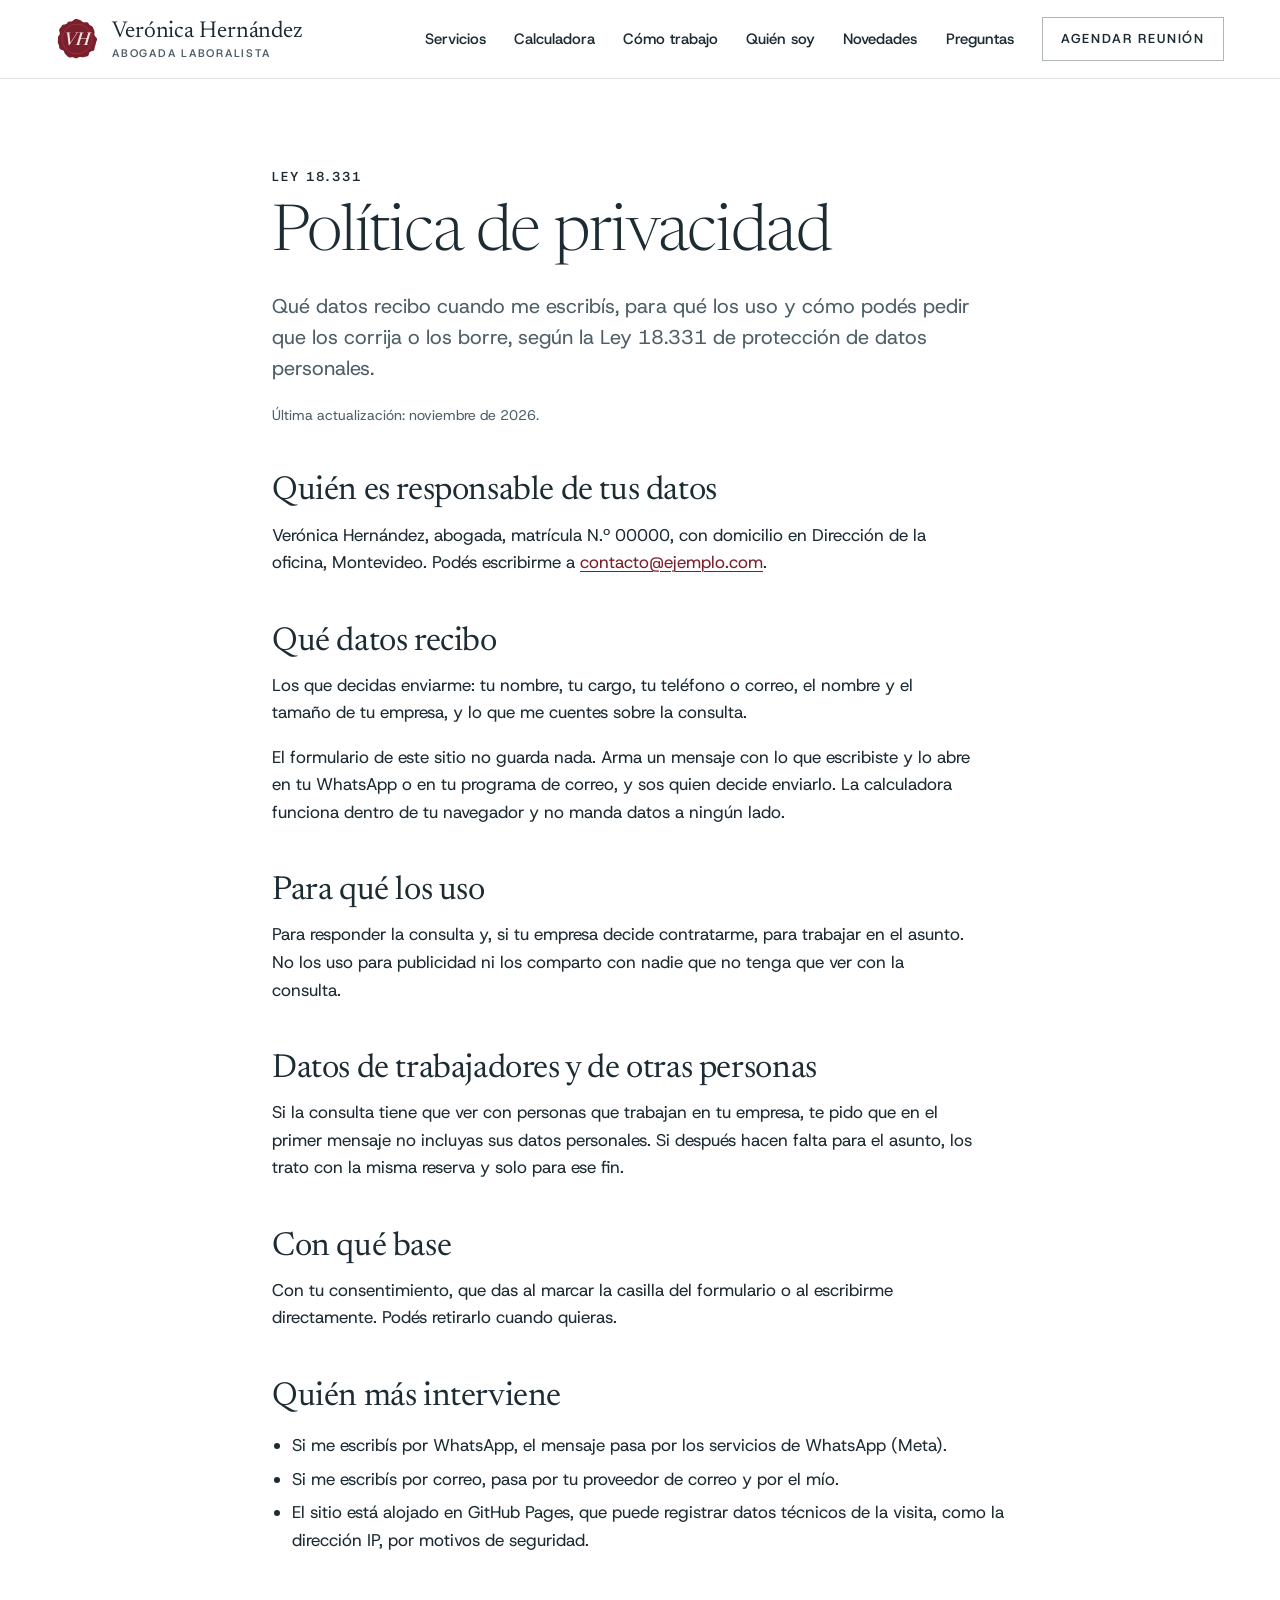
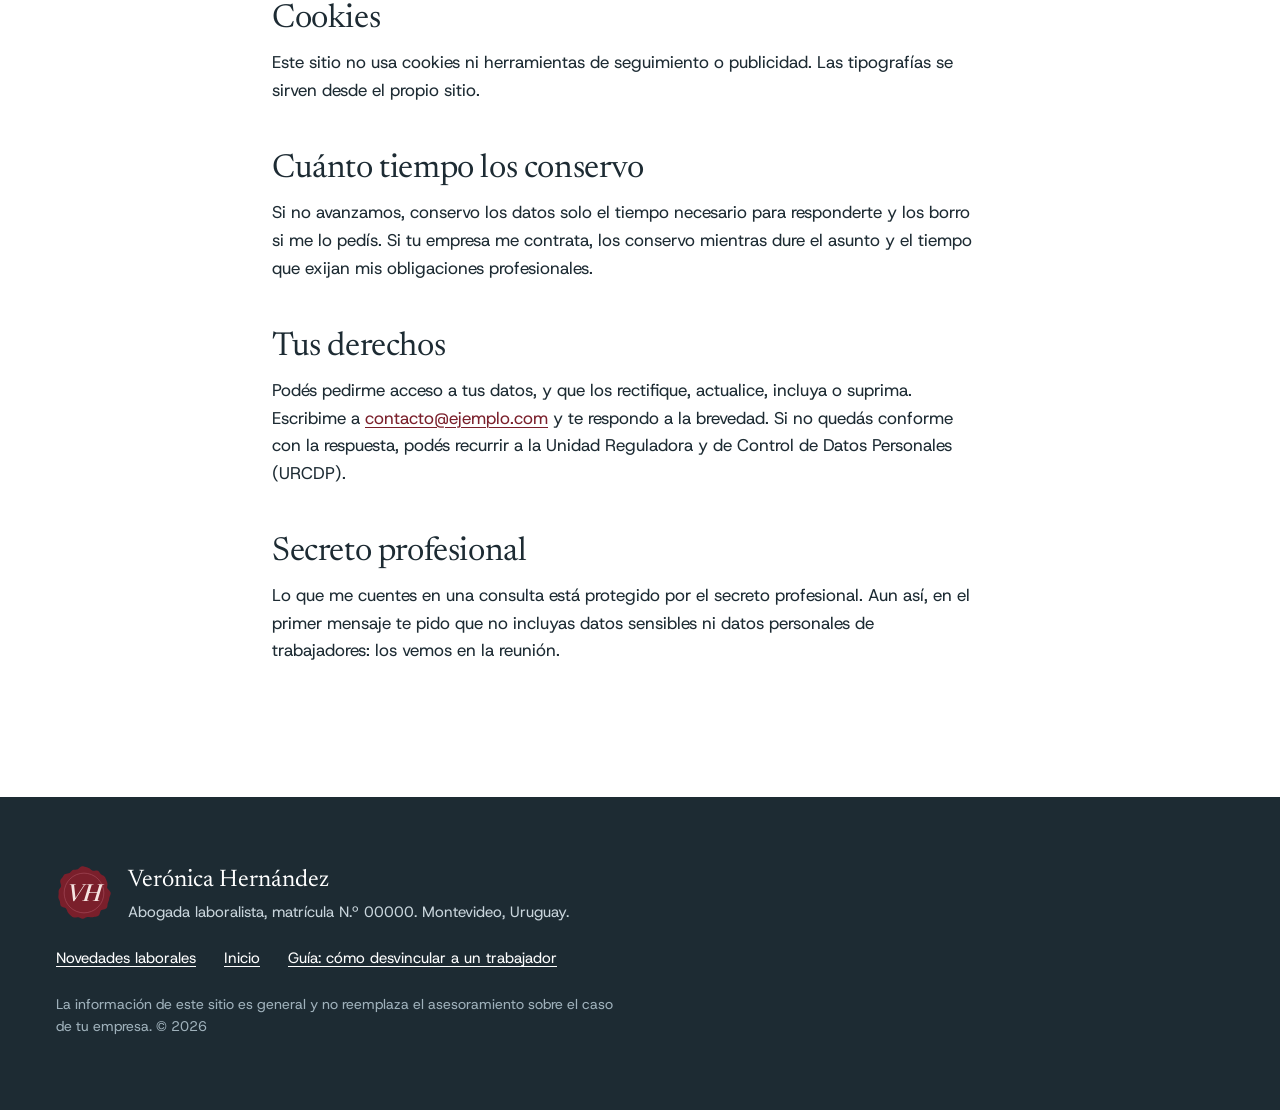
<file: privacidad.html>
<!DOCTYPE html>
<html lang="es-UY">
<head>
  <meta charset="utf-8">
  <meta name="viewport" content="width=device-width, initial-scale=1">
  <title>Política de privacidad | Verónica Hernández, abogada laboralista</title>
  <meta name="description" content="Cómo se usan los datos que compartís en este sitio, según la Ley 18.331 de protección de datos personales.">
  <meta name="theme-color" content="#ffffff">
  <link rel="icon" href="favicon.svg" type="image/svg+xml">
  <link rel="preload" href="fonts/newsreader-latin-standard-normal.woff2" as="font" type="font/woff2" crossorigin>
  <link rel="preload" href="fonts/host-grotesk-latin-wght-normal.woff2" as="font" type="font/woff2" crossorigin>
  <link rel="stylesheet" href="styles.css">
</head>
<body>
  <!-- SELLO: forma de cera, monograma y aro con la matrícula. Para cambiar el nombre,
       las iniciales o la matrícula, editar los dos <text> de #sello y el de #sello-simple. -->
  <svg class="sr" width="0" height="0" aria-hidden="true" focusable="false">
    <defs>
      <path id="sello-aro" d="M110 110 m-64 0 a64 64 0 1 1 128 0 a64 64 0 1 1 -128 0"/>
      <symbol id="cera" viewBox="0 0 220 220">
        <path d="M214.9 110.0 L214.8 113.7 L213.8 117.3 L212.4 120.8 L211.0 124.2 L209.9 127.6 L209.1 131.1 L208.5 134.6 L207.8 138.0 L206.8 141.4 L205.6 144.8 L204.3 148.1 L203.3 151.5 L202.6 155.2 L202.2 159.0 L201.6 162.9 L200.4 166.5 L198.3 169.6 L195.1 171.9 L191.1 173.4 L186.8 174.4 L182.6 175.4 L179.1 176.7 L176.5 178.9 L174.8 181.9 L173.5 185.7 L172.4 189.9 L170.9 193.9 L168.9 197.3 L166.1 199.7 L162.7 201.3 L159.1 202.3 L155.4 203.0 L151.7 203.6 L148.1 204.3 L144.6 205.0 L141.0 205.5 L137.4 205.6 L133.7 205.2 L130.1 204.6 L126.6 204.1 L123.2 204.2 L120.0 205.0 L116.7 206.5 L113.4 208.4 L110.0 210.2 L106.5 211.2 L102.9 211.3 L99.5 210.3 L96.1 208.7 L92.9 207.0 L89.7 205.7 L86.3 205.2 L82.7 205.3 L78.8 205.9 L74.9 206.4 L71.1 206.3 L67.5 205.5 L64.2 203.8 L61.3 201.6 L58.6 199.1 L55.9 196.5 L53.3 194.1 L50.7 191.6 L48.3 189.0 L46.3 186.0 L44.6 182.6 L43.3 179.0 L42.1 175.6 L40.5 172.5 L38.3 170.2 L35.3 168.4 L31.5 167.0 L27.4 165.7 L23.5 164.0 L20.4 161.8 L18.2 158.8 L16.9 155.4 L16.4 151.7 L16.0 148.0 L15.4 144.4 L14.4 141.1 L12.9 137.8 L11.4 134.6 L10.2 131.2 L9.4 127.7 L9.3 124.2 L9.6 120.6 L10.0 117.0 L10.3 113.5 L10.3 110.0 L10.2 106.5 L10.3 103.0 L10.8 99.6 L12.1 96.2 L14.1 93.1 L16.3 90.1 L18.4 87.2 L19.7 84.1 L20.1 80.8 L19.5 77.1 L18.3 73.0 L17.1 68.7 L16.6 64.4 L17.0 60.5 L18.4 57.1 L20.6 54.1 L23.1 51.4 L25.5 48.6 L27.5 45.5 L29.2 42.2 L31.2 39.1 L33.9 36.6 L37.5 34.9 L41.6 34.0 L45.8 33.5 L49.7 32.8 L53.0 31.5 L55.7 29.5 L58.1 26.9 L60.4 24.1 L63.0 21.5 L65.9 19.6 L69.3 18.5 L72.9 18.2 L76.6 18.2 L80.2 18.1 L83.4 17.4 L86.5 15.8 L89.5 13.3 L92.5 10.5 L95.6 7.8 L99.1 5.9 L102.6 4.9 L106.3 4.8 L110.0 5.5 L113.6 6.6 L117.2 7.7 L120.6 8.8 L124.1 9.9 L127.4 11.3 L130.6 13.0 L133.6 15.2 L136.5 17.7 L139.3 20.0 L142.1 21.7 L145.3 22.5 L148.9 22.6 L152.8 22.2 L156.9 21.7 L160.9 21.9 L164.4 22.9 L167.4 24.9 L169.8 27.7 L171.9 30.7 L174.0 33.7 L176.5 36.2 L179.3 38.2 L182.5 40.0 L185.8 41.7 L188.9 43.8 L191.5 46.4 L193.5 49.4 L195.0 52.7 L196.3 56.1 L197.6 59.4 L198.9 62.7 L200.3 65.9 L201.5 69.3 L202.2 72.8 L202.2 76.4 L201.7 80.2 L201.1 83.9 L200.8 87.4 L201.4 90.6 L203.0 93.6 L205.6 96.6 L208.7 99.6 L211.7 102.9 L213.9 106.4Z" fill="#7a1f2b"/>
      </symbol>
      <symbol id="sello" viewBox="0 0 220 220">
        <path d="M214.9 110.0 L214.8 113.7 L213.8 117.3 L212.4 120.8 L211.0 124.2 L209.9 127.6 L209.1 131.1 L208.5 134.6 L207.8 138.0 L206.8 141.4 L205.6 144.8 L204.3 148.1 L203.3 151.5 L202.6 155.2 L202.2 159.0 L201.6 162.9 L200.4 166.5 L198.3 169.6 L195.1 171.9 L191.1 173.4 L186.8 174.4 L182.6 175.4 L179.1 176.7 L176.5 178.9 L174.8 181.9 L173.5 185.7 L172.4 189.9 L170.9 193.9 L168.9 197.3 L166.1 199.7 L162.7 201.3 L159.1 202.3 L155.4 203.0 L151.7 203.6 L148.1 204.3 L144.6 205.0 L141.0 205.5 L137.4 205.6 L133.7 205.2 L130.1 204.6 L126.6 204.1 L123.2 204.2 L120.0 205.0 L116.7 206.5 L113.4 208.4 L110.0 210.2 L106.5 211.2 L102.9 211.3 L99.5 210.3 L96.1 208.7 L92.9 207.0 L89.7 205.7 L86.3 205.2 L82.7 205.3 L78.8 205.9 L74.9 206.4 L71.1 206.3 L67.5 205.5 L64.2 203.8 L61.3 201.6 L58.6 199.1 L55.9 196.5 L53.3 194.1 L50.7 191.6 L48.3 189.0 L46.3 186.0 L44.6 182.6 L43.3 179.0 L42.1 175.6 L40.5 172.5 L38.3 170.2 L35.3 168.4 L31.5 167.0 L27.4 165.7 L23.5 164.0 L20.4 161.8 L18.2 158.8 L16.9 155.4 L16.4 151.7 L16.0 148.0 L15.4 144.4 L14.4 141.1 L12.9 137.8 L11.4 134.6 L10.2 131.2 L9.4 127.7 L9.3 124.2 L9.6 120.6 L10.0 117.0 L10.3 113.5 L10.3 110.0 L10.2 106.5 L10.3 103.0 L10.8 99.6 L12.1 96.2 L14.1 93.1 L16.3 90.1 L18.4 87.2 L19.7 84.1 L20.1 80.8 L19.5 77.1 L18.3 73.0 L17.1 68.7 L16.6 64.4 L17.0 60.5 L18.4 57.1 L20.6 54.1 L23.1 51.4 L25.5 48.6 L27.5 45.5 L29.2 42.2 L31.2 39.1 L33.9 36.6 L37.5 34.9 L41.6 34.0 L45.8 33.5 L49.7 32.8 L53.0 31.5 L55.7 29.5 L58.1 26.9 L60.4 24.1 L63.0 21.5 L65.9 19.6 L69.3 18.5 L72.9 18.2 L76.6 18.2 L80.2 18.1 L83.4 17.4 L86.5 15.8 L89.5 13.3 L92.5 10.5 L95.6 7.8 L99.1 5.9 L102.6 4.9 L106.3 4.8 L110.0 5.5 L113.6 6.6 L117.2 7.7 L120.6 8.8 L124.1 9.9 L127.4 11.3 L130.6 13.0 L133.6 15.2 L136.5 17.7 L139.3 20.0 L142.1 21.7 L145.3 22.5 L148.9 22.6 L152.8 22.2 L156.9 21.7 L160.9 21.9 L164.4 22.9 L167.4 24.9 L169.8 27.7 L171.9 30.7 L174.0 33.7 L176.5 36.2 L179.3 38.2 L182.5 40.0 L185.8 41.7 L188.9 43.8 L191.5 46.4 L193.5 49.4 L195.0 52.7 L196.3 56.1 L197.6 59.4 L198.9 62.7 L200.3 65.9 L201.5 69.3 L202.2 72.8 L202.2 76.4 L201.7 80.2 L201.1 83.9 L200.8 87.4 L201.4 90.6 L203.0 93.6 L205.6 96.6 L208.7 99.6 L211.7 102.9 L213.9 106.4Z" fill="#7a1f2b"/>
        <circle cx="110" cy="110" r="82" fill="#6b1a25"/>
        <circle cx="110" cy="110" r="76" fill="none" stroke="#a04553" stroke-width="1.1"/>
        <circle cx="110" cy="110" r="51" fill="none" stroke="#a04553" stroke-width="1"/>
        <text font-family="Newsreader, Georgia, serif" font-weight="600" font-size="9.8" fill="#ecd0cd"><textPath href="#sello-aro" textLength="398" lengthAdjust="spacing">DRA. VERÓNICA HERNÁNDEZ • ABOGADA LABORALISTA • MAT. 00000 •</textPath></text>
        <text x="110" y="127" text-anchor="middle" font-family="Newsreader, Georgia, serif" font-style="italic" font-weight="500" font-size="50" fill="#f6e4e1">VH</text>
      </symbol>
      <symbol id="sello-simple" viewBox="0 0 220 220">
        <path d="M214.9 110.0 L214.8 113.7 L213.8 117.3 L212.4 120.8 L211.0 124.2 L209.9 127.6 L209.1 131.1 L208.5 134.6 L207.8 138.0 L206.8 141.4 L205.6 144.8 L204.3 148.1 L203.3 151.5 L202.6 155.2 L202.2 159.0 L201.6 162.9 L200.4 166.5 L198.3 169.6 L195.1 171.9 L191.1 173.4 L186.8 174.4 L182.6 175.4 L179.1 176.7 L176.5 178.9 L174.8 181.9 L173.5 185.7 L172.4 189.9 L170.9 193.9 L168.9 197.3 L166.1 199.7 L162.7 201.3 L159.1 202.3 L155.4 203.0 L151.7 203.6 L148.1 204.3 L144.6 205.0 L141.0 205.5 L137.4 205.6 L133.7 205.2 L130.1 204.6 L126.6 204.1 L123.2 204.2 L120.0 205.0 L116.7 206.5 L113.4 208.4 L110.0 210.2 L106.5 211.2 L102.9 211.3 L99.5 210.3 L96.1 208.7 L92.9 207.0 L89.7 205.7 L86.3 205.2 L82.7 205.3 L78.8 205.9 L74.9 206.4 L71.1 206.3 L67.5 205.5 L64.2 203.8 L61.3 201.6 L58.6 199.1 L55.9 196.5 L53.3 194.1 L50.7 191.6 L48.3 189.0 L46.3 186.0 L44.6 182.6 L43.3 179.0 L42.1 175.6 L40.5 172.5 L38.3 170.2 L35.3 168.4 L31.5 167.0 L27.4 165.7 L23.5 164.0 L20.4 161.8 L18.2 158.8 L16.9 155.4 L16.4 151.7 L16.0 148.0 L15.4 144.4 L14.4 141.1 L12.9 137.8 L11.4 134.6 L10.2 131.2 L9.4 127.7 L9.3 124.2 L9.6 120.6 L10.0 117.0 L10.3 113.5 L10.3 110.0 L10.2 106.5 L10.3 103.0 L10.8 99.6 L12.1 96.2 L14.1 93.1 L16.3 90.1 L18.4 87.2 L19.7 84.1 L20.1 80.8 L19.5 77.1 L18.3 73.0 L17.1 68.7 L16.6 64.4 L17.0 60.5 L18.4 57.1 L20.6 54.1 L23.1 51.4 L25.5 48.6 L27.5 45.5 L29.2 42.2 L31.2 39.1 L33.9 36.6 L37.5 34.9 L41.6 34.0 L45.8 33.5 L49.7 32.8 L53.0 31.5 L55.7 29.5 L58.1 26.9 L60.4 24.1 L63.0 21.5 L65.9 19.6 L69.3 18.5 L72.9 18.2 L76.6 18.2 L80.2 18.1 L83.4 17.4 L86.5 15.8 L89.5 13.3 L92.5 10.5 L95.6 7.8 L99.1 5.9 L102.6 4.9 L106.3 4.8 L110.0 5.5 L113.6 6.6 L117.2 7.7 L120.6 8.8 L124.1 9.9 L127.4 11.3 L130.6 13.0 L133.6 15.2 L136.5 17.7 L139.3 20.0 L142.1 21.7 L145.3 22.5 L148.9 22.6 L152.8 22.2 L156.9 21.7 L160.9 21.9 L164.4 22.9 L167.4 24.9 L169.8 27.7 L171.9 30.7 L174.0 33.7 L176.5 36.2 L179.3 38.2 L182.5 40.0 L185.8 41.7 L188.9 43.8 L191.5 46.4 L193.5 49.4 L195.0 52.7 L196.3 56.1 L197.6 59.4 L198.9 62.7 L200.3 65.9 L201.5 69.3 L202.2 72.8 L202.2 76.4 L201.7 80.2 L201.1 83.9 L200.8 87.4 L201.4 90.6 L203.0 93.6 L205.6 96.6 L208.7 99.6 L211.7 102.9 L213.9 106.4Z" fill="#7a1f2b"/>
        <circle cx="110" cy="110" r="78" fill="none" stroke="#a04553" stroke-width="3"/>
        <text x="110" y="142" text-anchor="middle" font-family="Newsreader, Georgia, serif" font-style="italic" font-weight="500" font-size="92" fill="#f6e4e1">VH</text>
      </symbol>
    </defs>
  </svg>

  <a class="saltar" href="#contenido">Saltar al contenido</a>

  <header class="cabecera">
    <div class="contenedor cabecera-fila">
      <a class="marca" href="./">
        <svg class="marca-sello" viewBox="0 0 220 220" aria-hidden="true"><use href="#sello-simple"/></svg>
        <span class="marca-texto">
          <span class="marca-nombre">Verónica Hernández</span>
          <span class="marca-rol">Abogada laboralista</span>
        </span>
      </a>
      <button class="menu-boton" type="button" aria-expanded="false" aria-controls="menu">Menú</button>
      <nav id="menu" class="menu" aria-label="Secciones">
        <a href="./#situaciones">Servicios</a>
        <a href="./#calculadora">Calculadora</a>
        <a href="./#como-trabajo">Cómo trabajo</a>
        <a href="./#quien-soy">Quién soy</a>
        <a href="novedades.html">Novedades</a>
        <a href="./#preguntas">Preguntas</a>
        <a class="boton boton-chico" href="./#contacto">Agendar reunión</a>
      </nav>
    </div>
  </header>

  <main id="contenido" class="pagina">
    <article class="contenedor">
      <div class="pagina-cuerpo">
        <p class="ceja">Ley 18.331</p>
        <h1>Política de privacidad</h1>
        <p class="pagina-bajada">Qué datos recibo cuando me escribís, para qué los uso y cómo podés pedir que los corrija o los borre, según la Ley 18.331 de protección de datos personales.</p>
        <p class="pagina-fecha">Última actualización: noviembre de 2026.</p>

        <h2>Quién es responsable de tus datos</h2>
        <p>Verónica Hernández, abogada, matrícula N.º&nbsp;00000, con domicilio en Dirección de la oficina, Montevideo. Podés escribirme a <a class="js-email" href="mailto:contacto@ejemplo.com">contacto@ejemplo.com</a>.</p>

        <h2>Qué datos recibo</h2>
        <p>Los que decidas enviarme: tu nombre, tu cargo, tu teléfono o correo, el nombre y el tamaño de tu empresa, y lo que me cuentes sobre la consulta.</p>
        <p>El formulario de este sitio no guarda nada. Arma un mensaje con lo que escribiste y lo abre en tu WhatsApp o en tu programa de correo, y sos quien decide enviarlo. La calculadora funciona dentro de tu navegador y no manda datos a ningún lado.</p>

        <h2>Para qué los uso</h2>
        <p>Para responder la consulta y, si tu empresa decide contratarme, para trabajar en el asunto. No los uso para publicidad ni los comparto con nadie que no tenga que ver con la consulta.</p>

        <h2>Datos de trabajadores y de otras personas</h2>
        <p>Si la consulta tiene que ver con personas que trabajan en tu empresa, te pido que en el primer mensaje no incluyas sus datos personales. Si después hacen falta para el asunto, los trato con la misma reserva y solo para ese fin.</p>

        <h2>Con qué base</h2>
        <p>Con tu consentimiento, que das al marcar la casilla del formulario o al escribirme directamente. Podés retirarlo cuando quieras.</p>

        <h2>Quién más interviene</h2>
        <ul>
          <li>Si me escribís por WhatsApp, el mensaje pasa por los servicios de WhatsApp (Meta).</li>
          <li>Si me escribís por correo, pasa por tu proveedor de correo y por el mío.</li>
          <li>El sitio está alojado en GitHub Pages, que puede registrar datos técnicos de la visita, como la dirección IP, por motivos de seguridad.</li>
        </ul>

        <h2>Cookies</h2>
        <p>Este sitio no usa cookies ni herramientas de seguimiento o publicidad. Las tipografías se sirven desde el propio sitio.</p>

        <h2>Cuánto tiempo los conservo</h2>
        <p>Si no avanzamos, conservo los datos solo el tiempo necesario para responderte y los borro si me lo pedís. Si tu empresa me contrata, los conservo mientras dure el asunto y el tiempo que exijan mis obligaciones profesionales.</p>

        <h2>Tus derechos</h2>
        <p>Podés pedirme acceso a tus datos, y que los rectifique, actualice, incluya o suprima. Escribime a <a class="js-email" href="mailto:contacto@ejemplo.com">contacto@ejemplo.com</a> y te respondo a la brevedad. Si no quedás conforme con la respuesta, podés recurrir a la Unidad Reguladora y de Control de Datos Personales (URCDP).</p>

        <h2>Secreto profesional</h2>
        <p>Lo que me cuentes en una consulta está protegido por el secreto profesional. Aun así, en el primer mensaje te pido que no incluyas datos sensibles ni datos personales de trabajadores: los vemos en la reunión.</p>
      </div>
    </article>
  </main>

  <footer class="pie">
    <div class="contenedor pie-grilla">
      <div class="pie-marca">
        <svg class="pie-sello" viewBox="0 0 220 220" aria-hidden="true"><use href="#sello-simple"/></svg>
        <p><strong>Verónica Hernández</strong><br>Abogada laboralista, matrícula N.º&nbsp;00000. Montevideo, Uruguay.</p>
      </div>
      <ul class="pie-enlaces">
        <li><a href="novedades.html">Novedades laborales</a></li>
        <li><a href="./">Inicio</a></li>
        <li><a href="guia-despido.html">Guía: cómo desvincular a un trabajador</a></li>
      </ul>
      <p class="pie-chico">La información de este sitio es general y no reemplaza el asesoramiento sobre el caso de tu empresa. ©&nbsp;<span class="js-anio">2026</span></p>
    </div>
  </footer>

  <script src="script.js" defer></script>
</body>
</html>
</file>
<file: styles.css>
/* =========================================================
   Estudio Verónica Hernández · diseño editorial
   Referencias: la sobriedad editorial de los grandes estudios
   (titulares serif livianos, bloques geométricos, fotografía
   abstracta) con la identidad propia del sello de lacre.

   Tipografías (OFL, servidas desde el sitio):
   Newsreader (Production Type) para títulos y frases.
   Host Grotesk (Element Type) para texto e interfaz.
   ========================================================= */
@font-face {
  font-family: "Newsreader";
  src: url("fonts/newsreader-latin-standard-normal.woff2") format("woff2");
  font-weight: 200 800;
  font-style: normal;
  font-display: swap;
}
@font-face {
  font-family: "Newsreader";
  src: url("fonts/newsreader-latin-standard-italic.woff2") format("woff2");
  font-weight: 200 800;
  font-style: italic;
  font-display: swap;
}
@font-face {
  font-family: "Host Grotesk";
  src: url("fonts/host-grotesk-latin-wght-normal.woff2") format("woff2");
  font-weight: 300 800;
  font-style: normal;
  font-display: swap;
}

:root {
  --papel: #ffffff;
  --marfil: #f6f2ec;
  --tinta: #1d2b33;
  --tinta-suave: #4f5f67;
  --pizarra: #7d95a5;
  --pizarra-clara: #c9d5dc;
  --pizarra-oscura: #5f7787;
  --lacre: #7a1f2b;
  --lacre-oscuro: #5e1621;
  --lacre-claro: #f3e1de;
  --linea: rgba(29, 43, 51, 0.14);
  --linea-fuerte: rgba(29, 43, 51, 0.8);
  --wa: #25d366;
  --error: #8f1d22;

  --serif: "Newsreader", Georgia, "Times New Roman", serif;
  --sans: "Host Grotesk", "Helvetica Neue", Arial, sans-serif;
  --ancho: 1200px;
  --margen: clamp(16px, 4.5vw, 56px);
  --separacion: clamp(80px, 9vw, 136px);
  --bloque: clamp(18px, 2.6vw, 36px);

  /* Movimiento: tiempos y curvas (ver "Movimiento" más abajo) */
  --mov-breve: 160ms;
  --mov-medio: 480ms;
  --mov-largo: 900ms;
  --mov-escalon: 80ms;
  --mov-distancia: 16px;
  --curva-calma: cubic-bezier(0.22, 0.61, 0.36, 1);
  --curva-firme: cubic-bezier(0.65, 0, 0.35, 1);
  --curva-sello: cubic-bezier(0.2, 0.8, 0.2, 1);
}

*, *::before, *::after { box-sizing: border-box; }
[hidden] { display: none !important; }

html {
  -webkit-text-size-adjust: 100%;
  text-size-adjust: 100%;
  scroll-behavior: smooth;
  scroll-padding-top: 96px;
}

body {
  margin: 0;
  background: var(--papel);
  color: var(--tinta);
  font-family: var(--sans);
  font-size: 1.0625rem;
  line-height: 1.62;
  -webkit-font-smoothing: antialiased;
  text-rendering: optimizeLegibility;
}

img { display: block; max-width: 100%; height: auto; }
figure { margin: 0; }
::selection { background: var(--lacre-claro); color: var(--tinta); }

h1, h2, h3 {
  margin: 0;
  color: var(--tinta);
  font-family: var(--serif);
  font-optical-sizing: auto;
  font-weight: 300;
}
h1 { font-size: clamp(2.75rem, 1.4rem + 4.2vw, 5.25rem); line-height: 1.02; letter-spacing: -0.018em; }
h2 { font-size: clamp(2.25rem, 1.4rem + 2.6vw, 3.75rem); line-height: 1.06; letter-spacing: -0.012em; }
h3 { font-size: 1.5rem; font-weight: 400; line-height: 1.2; letter-spacing: -0.005em; }
h1 em, h2 em { font-style: italic; font-weight: 300; }
p { margin: 0 0 1em; max-width: 64ch; }

a { color: var(--lacre); text-decoration-thickness: 1px; text-underline-offset: 0.2em; }
a:hover { color: var(--lacre-oscuro); }

:focus-visible { outline: 2px solid var(--lacre); outline-offset: 3px; }

.sr {
  position: absolute !important;
  width: 1px; height: 1px;
  margin: -1px; padding: 0;
  overflow: hidden;
  clip: rect(0 0 0 0);
  white-space: nowrap;
  border: 0;
}

.saltar {
  position: absolute;
  left: 16px; top: -60px;
  z-index: 100;
  padding: 10px 16px;
  background: var(--tinta);
  color: #fff;
}
.saltar:focus { top: 12px; color: #fff; }

.contenedor {
  width: min(var(--ancho), 100% - 2 * var(--margen));
  margin-inline: auto;
}

/* ---------- Etiquetas, botones y enlaces ---------- */
.ceja {
  max-width: none;
  margin: 0 0 18px;
  color: var(--tinta);
  font: 600 0.8125rem/1.3 var(--sans);
  letter-spacing: 0.16em;
  text-transform: uppercase;
}

.boton {
  display: inline-flex;
  align-items: center;
  justify-content: center;
  gap: 10px;
  min-height: 54px;
  padding: 0 26px;
  border: 1px solid var(--lacre);
  border-radius: 0;
  background: var(--lacre);
  color: #fff;
  font: 600 0.8125rem/1.1 var(--sans);
  letter-spacing: 0.14em;
  text-align: center;
  text-decoration: none;
  text-transform: uppercase;
  cursor: pointer;
  transition: background-color var(--mov-breve), border-color var(--mov-breve), color var(--mov-breve);
}
.boton:hover { background: var(--lacre-oscuro); border-color: var(--lacre-oscuro); color: #fff; }
.boton-linea { background: transparent; border-color: rgba(29, 43, 51, 0.4); color: var(--tinta); }
.boton-linea:hover { background: var(--tinta); border-color: var(--tinta); color: #fff; }
.boton-chico { min-height: 44px; padding: 0 18px; }
.icono-wa { width: 18px; height: 18px; flex: none; fill: currentColor; }

.enlace-ceja, .enlace-fuerte {
  display: inline;
  color: var(--tinta);
  font: 600 0.8125rem/1.3 var(--sans);
  letter-spacing: 0.14em;
  text-decoration: none;
  text-transform: uppercase;
}
.enlace-ceja::after, .enlace-fuerte::after {
  content: "→";
  display: inline-block;
  margin-left: 12px;
  font-size: 1.15em;
  letter-spacing: 0;
  transition: transform var(--mov-breve) var(--curva-calma);
}
.enlace-ceja, .enlace-fuerte { transition: color var(--mov-breve); }
.enlace-ceja:hover, .enlace-fuerte:hover { color: var(--lacre); }
.enlace-ceja:hover::after, .enlace-fuerte:hover::after { transform: translateX(4px); }

.firma { font-family: var(--serif); font-style: italic; font-weight: 400; }

/* ---------- Cabecera ---------- */
.cabecera {
  position: sticky;
  top: 0;
  z-index: 30;
  border-bottom: 1px solid var(--linea);
  background: rgba(255, 255, 255, 0.97);
}
.cabecera-fila {
  display: flex;
  align-items: center;
  justify-content: space-between;
  gap: 24px;
  min-height: 78px;
}
.marca { display: flex; flex: none; align-items: center; gap: 14px; color: var(--tinta); text-decoration: none; }
.marca:hover { color: var(--tinta); }
.marca-sello { flex: none; width: 42px; height: 42px; }
.marca-texto { display: flex; flex-direction: column; gap: 2px; line-height: 1.1; }
.marca-nombre { font-family: var(--serif); font-size: 1.4375rem; font-weight: 400; letter-spacing: -0.005em; }
.marca-rol { color: var(--tinta-suave); font-size: 0.6875rem; font-weight: 600; letter-spacing: 0.16em; text-transform: uppercase; }

.menu { display: flex; align-items: center; gap: clamp(16px, 2.2vw, 32px); }
.menu a:not(.boton) {
  padding: 6px 0;
  color: var(--tinta);
  font-size: 0.9375rem;
  font-weight: 500;
  text-decoration: none;
  white-space: nowrap;
}
.menu a:not(.boton):hover { color: var(--lacre); }
.menu a[aria-current="page"] { color: var(--lacre); }
.menu .boton { background: transparent; border-color: rgba(29, 43, 51, 0.35); color: var(--tinta); white-space: nowrap; }
.menu .boton:hover { background: var(--tinta); border-color: var(--tinta); color: #fff; }

.menu-boton {
  display: none;
  min-height: 44px;
  padding: 0 16px;
  border: 1px solid rgba(29, 43, 51, 0.35);
  background: var(--papel);
  color: var(--tinta);
  font: 600 0.75rem var(--sans);
  letter-spacing: 0.14em;
  text-transform: uppercase;
  cursor: pointer;
}

/* ---------- Bloques geométricos (en L) ---------- */
.bloque { position: absolute; z-index: 0; background: var(--pizarra); }
.bloque::after { content: ""; position: absolute; background: inherit; }
.bloque-superior { top: calc(var(--bloque) * -1); left: calc(var(--bloque) * -1); width: 58%; height: var(--bloque); }
.bloque-superior::after { top: 0; left: 0; width: var(--bloque); height: 300%; min-height: 160px; }
.bloque-inferior { right: calc(var(--bloque) * -1); bottom: calc(var(--bloque) * -1); width: 46%; height: var(--bloque); }
.bloque-inferior::after { right: 0; bottom: 0; width: var(--bloque); height: 280%; min-height: 150px; }
.bloque-lateral { right: calc(var(--bloque) * -1); bottom: calc(var(--bloque) * -1); width: var(--bloque); height: 58%; }
.bloque-lateral::after { right: 0; bottom: 0; width: 220px; height: var(--bloque); }
/* Cada L crece desde su esquina. */
.bloque-superior { transform-origin: left top; }
.bloque-inferior, .bloque-lateral { transform-origin: right bottom; }

/* ---------- Espacios para completar ---------- */
.blanco {
  margin: 0 0.04em;
  padding: 0 0.12em;
  min-width: 0;
  border: 0;
  border-bottom: 1.5px solid var(--pizarra-oscura);
  border-radius: 0;
  background-color: transparent;
  color: var(--lacre);
  font: inherit;
  font-style: italic;
  font-variant-numeric: lining-nums;
  line-height: 1.25;
  -webkit-appearance: none;
  appearance: none;
  /* Los espacios están dentro de la frase: la mano avisa que se pueden completar
     (sobre el texto común también aparece la barra de escribir). */
  cursor: pointer;
  transition: border-color var(--mov-breve), background-color var(--mov-breve);
}
.blanco:hover { border-bottom-color: var(--lacre); }
.blanco:focus { outline: none; border-bottom-color: var(--lacre); background-color: var(--lacre-claro); }
/* Una vez adentro, vuelve la barra para ubicarse en el texto (salvo en la fecha y las listas). */
input.blanco:not([type="date"]):focus { cursor: text; }
.blanco::-webkit-calendar-picker-indicator { cursor: pointer; }
select.blanco {
  padding-right: 1.2em;
  background-image: url("data:image/svg+xml,%3Csvg xmlns='http://www.w3.org/2000/svg' viewBox='0 0 12 8'%3E%3Cpath d='M1 1.5l5 5 5-5' fill='none' stroke='%237a1f2b' stroke-width='1.6'/%3E%3C/svg%3E");
  background-repeat: no-repeat;
  background-position: right 0.1em center;
  background-size: 0.5em auto;
}
.junto { white-space: nowrap; }

/* ---------- Portada ---------- */
.portada {
  padding: clamp(56px, 7vw, 112px) 0 clamp(80px, 9vw, 136px);
  background: var(--marfil);
  overflow-x: hidden;
  overflow-x: clip;
}
.portada-grilla {
  display: grid;
  grid-template-columns: minmax(0, 7fr) minmax(0, 5fr);
  gap: clamp(48px, 7vw, 112px);
  align-items: center;
}
.portada-texto h1 { max-width: 12.5ch; margin-bottom: 30px; }
.portada-bajada { max-width: 32em; margin-bottom: 38px; font-size: clamp(1.125rem, 1.05rem + 0.35vw, 1.3125rem); line-height: 1.55; }
.portada-acciones { display: flex; flex-wrap: wrap; align-items: center; gap: 20px 32px; }
.portada-nota { max-width: 42ch; margin: 30px 0 0; color: var(--tinta-suave); font-size: 0.9375rem; }

.portada-foto { position: relative; }
.portada-foto img {
  position: relative;
  z-index: 1;
  width: 100%;
  aspect-ratio: 4 / 5;
  object-fit: cover;
  animation: revelar var(--mov-largo) var(--curva-firme) 120ms both;
}
.portada-sello {
  position: absolute;
  z-index: 2;
  bottom: 44px;
  left: -64px;
  width: 156px;
  height: 156px;
  filter: drop-shadow(0 8px 14px rgba(29, 43, 51, 0.24));
  transform: rotate(-10deg);
  animation: sellar 700ms var(--curva-sello) 1300ms both;
}
/* Entrada de la portada: primero se lee y después se firma. Etiqueta, título,
   texto, acciones y nota, de a una; la foto se revela a la par; los bloques
   crecen desde su esquina y el sello llega al final. */
.portada-texto > * { animation: aparecer var(--mov-medio) var(--curva-calma) both; }
.portada-texto > :nth-child(1) { animation-delay: 100ms; }
.portada-texto > :nth-child(2) { animation-delay: 180ms; }
.portada-texto > :nth-child(3) { animation-delay: 260ms; }
.portada-texto > :nth-child(4) { animation-delay: 340ms; }
.portada-texto > :nth-child(5) { animation-delay: 420ms; }
.portada-foto .bloque { animation: crecer var(--mov-largo) var(--curva-firme) 700ms both; }
@keyframes aparecer {
  from { opacity: 0; translate: 0 var(--mov-distancia); }
}
@keyframes crecer {
  from { scale: 0; }
}
@keyframes revelar {
  from { clip-path: inset(100% 0 0 0); transform: scale(1.05); }
  to { clip-path: inset(0 0 0 0); transform: none; }
}
@keyframes sellar {
  from { opacity: 0; transform: rotate(-20deg) scale(1.25); }
  65% { opacity: 1; transform: rotate(-8deg) scale(0.96); }
  to { opacity: 1; transform: rotate(-10deg) scale(1); }
}

/* ---------- Declaración ---------- */
.declaracion { padding: clamp(88px, 10vw, 152px) 0; background: var(--tinta); color: #fff; }
.declaracion .ceja { margin-bottom: 30px; color: var(--pizarra-clara); }
.declaracion-texto {
  max-width: 27em;
  margin: 0 0 44px;
  color: #fff;
  font-family: var(--serif);
  font-size: clamp(1.75rem, 1.1rem + 2.1vw, 3rem);
  font-weight: 300;
  line-height: 1.28;
  letter-spacing: -0.01em;
}
.declaracion a { color: #fff; text-decoration-color: rgba(255, 255, 255, 0.4); text-decoration-thickness: 1px; }
.declaracion a:hover { color: #fff; }
.declaracion :focus-visible { outline-color: #fff; }
/* Al pasar el puntero, cada enlace se resalta como con un resaltador: una franja
   lacre claro entra desde la izquierda, tapa el subrayado y vuelve tinta las
   letras a su paso. La franja y el subrayado están en el enlace; la tinta de las
   letras, en su <span>. Las dos cajas miden lo mismo y se mueven igual, así que
   el borde de la franja y el cambio de color avanzan juntos: nunca queda texto
   oscuro sobre el fondo oscuro. */
.declaracion a, .declaracion a > span { margin: 0 -0.06em; padding: 0.06em; }
@supports ((-webkit-background-clip: text) or (background-clip: text)) and selector(:has(*)) {
  .declaracion a, .declaracion a > span {
    background-repeat: no-repeat;
    background-size: calc(200% + 0.3em) 100%;
    background-position: 100% 0;
    transition: background-position var(--mov-breve) var(--curva-calma);
  }
  /* El subrayado va como fondo: con text-decoration, el navegador lo pintaría
     del mismo color que las letras recortadas. Un enlace sin <span> conserva
     el subrayado común y no se resalta. */
  .declaracion a:has(> span) {
    text-decoration: none;
    background-image:
      linear-gradient(100deg, var(--lacre-claro) 50%, transparent 50%),
      linear-gradient(rgba(255, 255, 255, 0.4), rgba(255, 255, 255, 0.4));
    background-size: calc(200% + 0.3em) 100%, 100% 1px;
    background-position: 100% 0, 0 100%;
    background-origin: padding-box, content-box;
  }
  .declaracion a > span {
    background-image: linear-gradient(100deg, var(--tinta) 50%, #fff 50%);
    -webkit-background-clip: text;
    background-clip: text;
    -webkit-text-fill-color: transparent;
  }
  .declaracion a > span::selection { -webkit-text-fill-color: var(--tinta); }
  .declaracion a:focus-visible { background-position: 0 0, 0 100%; }
  .declaracion a:focus-visible > span { background-position: 0 0; }
  .declaracion a:focus-visible, .declaracion a:focus-visible > span { transition-duration: var(--mov-medio); transition-timing-function: var(--curva-firme); }
  @media (hover: hover) {
    .declaracion a:hover { background-position: 0 0, 0 100%; }
    .declaracion a:hover > span { background-position: 0 0; }
    .declaracion a:hover, .declaracion a:hover > span { transition-duration: var(--mov-medio); transition-timing-function: var(--curva-firme); }
  }
}
@media (forced-colors: active) {
  .declaracion a { text-decoration: underline; }
  .declaracion a, .declaracion a > span { background: none; -webkit-text-fill-color: currentColor; }
}
.declaracion-firma { display: flex; flex-wrap: wrap; align-items: baseline; gap: 6px 18px; max-width: none; margin: 0; color: var(--pizarra-clara); font-size: 0.9375rem; }
.declaracion .firma { color: #fff; font-size: 2.125rem; line-height: 1; }

/* ---------- Secciones ---------- */
.seccion { padding: var(--separacion) 0; }
.seccion-marfil { background: var(--marfil); }
.encabezado { max-width: 46rem; margin-bottom: clamp(44px, 5vw, 72px); }
.encabezado > p:not(.ceja) { margin-top: 20px; color: var(--tinta-suave); font-size: 1.125rem; }
.encabezado-centrado { margin-inline: auto; text-align: center; }
.encabezado-centrado > p:not(.ceja) { margin-inline: auto; }

/* ---------- Situaciones: índice y respuesta ---------- */
.consultorio {
  display: grid;
  grid-template-columns: minmax(0, 5fr) minmax(0, 7fr);
  gap: clamp(32px, 5vw, 88px);
  align-items: start;
}
.indice { position: sticky; top: 112px; margin: 0; padding: 0; list-style: none; }
.indice li { border-top: 1px solid var(--linea-fuerte); }
.indice li:last-child { border-bottom: 1px solid var(--linea); }
.indice a, .indice button {
  display: flex;
  align-items: center;
  justify-content: space-between;
  gap: 16px;
  width: 100%;
  padding: 20px 0;
  border: 0;
  background: none;
  color: var(--tinta-suave);
  font: 400 1.375rem/1.25 var(--serif);
  text-align: left;
  text-decoration: none;
  cursor: pointer;
  transition: color var(--mov-breve);
}
.indice a::after, .indice button::after {
  content: "→";
  flex: none;
  color: var(--lacre);
  font: 400 1.125rem var(--sans);
  opacity: 0;
  transform: translateX(-6px);
  transition: opacity var(--mov-breve), transform var(--mov-breve) var(--curva-calma);
}
.indice a:hover, .indice button:hover, .indice [aria-selected="true"] { color: var(--tinta); }
.indice button:hover::after, .indice [aria-selected="true"]::after { opacity: 1; transform: none; }

.hoja { padding: clamp(28px, 4vw, 56px); background: var(--marfil); scroll-margin-top: 104px; }
.hoja + .hoja { margin-top: 24px; }
.con-pestanas .hoja + .hoja { margin-top: 0; }
.hoja h3 { margin-bottom: 22px; font-size: clamp(1.75rem, 1.35rem + 1.1vw, 2.5rem); font-weight: 300; }
.nota { margin: 30px 0; padding: 20px 24px; border-left: 2px solid var(--lacre); background: var(--papel); }
.nota-titulo {
  display: block;
  margin-bottom: 6px;
  color: var(--lacre);
  font: 600 0.75rem/1.3 var(--sans);
  letter-spacing: 0.14em;
  text-transform: uppercase;
}

/* ---------- Calculadora ---------- */
.frase { margin-bottom: clamp(44px, 5vw, 72px); }
.frase-texto {
  max-width: 27em;
  margin: 0;
  font-family: var(--serif);
  font-size: clamp(1.75rem, 1.2rem + 1.8vw, 2.875rem);
  font-weight: 300;
  line-height: 1.5;
}
.frase-texto .blanco { font-weight: 400; text-align: center; }
.frase-ayuda { margin: 14px 0 0; color: var(--tinta-suave); font-size: 0.9375rem; }

.calc {
  display: grid;
  grid-template-columns: minmax(0, 4fr) minmax(0, 7fr);
  gap: clamp(32px, 5vw, 88px);
  align-items: start;
}
.calc-titulo { margin-bottom: 26px; font-size: 1.5rem; }
.campo { min-width: 0; margin: 0 0 28px; padding: 0; border: 0; }
.campo > label:not(.opcion), .campo > legend { display: block; margin-bottom: 6px; padding: 0; font-size: 0.9375rem; font-weight: 600; }
.calc .blanco { padding: 2px 2px; font-family: var(--serif); font-size: 1.375rem; }
.blanco-numero { width: 4ch; text-align: center; }
.blanco-fecha { font-style: normal; }
.ayuda { margin: 8px 0 0; color: var(--tinta-suave); font-size: 0.875rem; line-height: 1.5; }

.opcion { display: inline-flex; align-items: center; gap: 10px; min-height: 44px; margin-right: 28px; font-size: 1rem; cursor: pointer; }
.opcion input { width: 18px; height: 18px; margin: 0; flex: none; accent-color: var(--lacre); cursor: pointer; }
.opcion-larga { display: flex; align-items: flex-start; max-width: 44ch; margin-right: 0; color: var(--tinta-suave); font-size: 0.9375rem; line-height: 1.5; }
.opcion-larga input { margin-top: 3px; }

.estimacion { position: sticky; top: 104px; padding: clamp(28px, 3.5vw, 52px); border: 1px solid var(--linea); background: var(--papel); }
.membrete { display: flex; align-items: center; gap: 16px; margin-bottom: 8px; padding-bottom: 20px; border-bottom: 1px solid var(--linea-fuerte); }
.membrete-sello { flex: none; width: 54px; height: 54px; }
.membrete h3 { font-size: 1.5rem; }
.membrete-fecha { margin: 2px 0 0; color: var(--tinta-suave); font-size: 0.875rem; }

.recibo-filas { margin: 0; }
.fila { display: flex; align-items: baseline; justify-content: space-between; gap: 16px; padding: 16px 0; border-bottom: 1px solid var(--linea); }
.fila dt { font-weight: 500; }
.fila dt span { display: block; margin-top: 2px; color: var(--tinta-suave); font-size: 0.875rem; font-weight: 400; }
.fila dd { margin: 0; font-family: var(--serif); font-size: 1.375rem; font-variant-numeric: lining-nums tabular-nums; white-space: nowrap; }
.fila-total { padding-top: 22px; border-bottom: 0; }
.fila-total dt { font-family: var(--serif); font-size: 1.375rem; font-weight: 400; }
.fila-total dd { color: var(--lacre); font-size: clamp(2rem, 1.6rem + 1.2vw, 2.75rem); font-weight: 300; }
.recibo-notas { margin: 12px 0 0; padding-left: 1.1em; color: var(--tinta-suave); font-size: 0.875rem; line-height: 1.5; }
.recibo-notas li + li { margin-top: 6px; }
.recibo-notas .nota-fuerte { color: var(--tinta); font-weight: 600; }
.estimacion-pie {
  display: flex;
  flex-wrap: wrap;
  align-items: flex-end;
  justify-content: space-between;
  gap: 20px;
  margin-top: 28px;
  padding-top: 22px;
  border-top: 1px solid var(--linea);
}
.estimacion-firma { max-width: 24ch; margin: 0; color: var(--tinta-suave); font-size: 0.875rem; line-height: 1.4; }
.firma-chica { display: block; margin-bottom: 4px; color: var(--tinta); font-size: 1.875rem; line-height: 1.05; }

/* Cuando una cifra cambia, se tiñe un instante para que se note qué se actualizó. */
.cambio { animation: aviso 0.8s ease-out; }
@keyframes aviso { from { color: var(--pizarra); } }

/* ---------- Banda fotográfica ---------- */
.banda { padding-bottom: var(--separacion); }
.banda-foto { width: 100%; height: clamp(360px, 52vw, 680px); object-fit: cover; }
.banda .contenedor { position: relative; }
.banda-tarjeta {
  position: relative;
  max-width: 660px;
  margin-top: clamp(-280px, -16vw, -110px);
  padding: clamp(32px, 4.5vw, 64px);
  background: var(--marfil);
}
.banda-tarjeta h2 { margin-bottom: 22px; font-size: clamp(2rem, 1.4rem + 1.8vw, 3.125rem); }
.banda-tarjeta p:not(.ceja) { margin-bottom: 30px; color: var(--tinta-suave); font-size: 1.0625rem; }

/* ---------- Tarjetas divididas (cómo trabajo, quién soy) ---------- */
.dividido {
  display: grid;
  grid-template-columns: minmax(0, 6fr) minmax(0, 5fr);
  gap: clamp(48px, 7vw, 112px);
  align-items: start;
}
.dividido-invertido { grid-template-columns: minmax(0, 5fr) minmax(0, 6fr); }
.dividido-bajada { margin: 20px 0 44px; color: var(--tinta-suave); font-size: 1.125rem; }
.dividido-foto { position: sticky; top: 112px; }
.dividido-foto img { position: relative; z-index: 1; width: 100%; aspect-ratio: 4 / 5; object-fit: cover; }
.dividido-invertido .bloque-lateral { right: auto; left: calc(var(--bloque) * -1); }
.dividido-invertido .bloque-lateral::after { right: auto; left: 0; }
.dividido-invertido .bloque-lateral { transform-origin: left bottom; }

.pasos { margin: 0; padding: 0; list-style: none; counter-reset: paso; }
.pasos li {
  display: grid;
  grid-template-columns: 64px minmax(0, 1fr);
  column-gap: 20px;
  padding: 26px 0;
  border-top: 1px solid var(--linea-fuerte);
  counter-increment: paso;
}
.pasos li:last-child { border-bottom: 1px solid var(--linea); }
.pasos li::before {
  content: counter(paso, decimal-leading-zero);
  grid-row: span 2;
  color: var(--lacre);
  font-family: var(--serif);
  font-size: 2rem;
  font-variant-numeric: lining-nums;
  font-weight: 300;
  line-height: 1;
}
.pasos h3 { margin-bottom: 6px; font-size: 1.4375rem; }
.pasos p { margin: 0; color: var(--tinta-suave); }

.sello-profesional {
  position: absolute;
  z-index: 2;
  right: 28px;
  bottom: -30px;
  display: flex;
  flex-direction: column;
  align-items: center;
  gap: 2px;
  margin: 0;
  padding: 16px 26px 14px;
  border: 2px solid var(--lacre);
  outline: 1px solid var(--lacre);
  outline-offset: 4px;
  background: var(--marfil);
  color: var(--lacre);
  font-family: var(--serif);
  text-align: center;
  transform: rotate(-3deg);
  /* Al sellarse crece desde el borde derecho, para no salirse de la pantalla en el teléfono. */
  transform-origin: 100% 50%;
}
.sp-nombre { font-size: 1.375rem; font-weight: 600; line-height: 1.2; }
.sp-rol { font-size: 1.0625rem; font-style: italic; }
.sp-matricula { font-family: var(--sans); font-size: 0.75rem; font-weight: 600; letter-spacing: 0.14em; text-transform: uppercase; }

.perfil-rol { margin: 20px 0 26px; color: var(--tinta-suave); font-family: var(--serif); font-size: 1.375rem; font-style: italic; line-height: 1.4; }
.perfil-nota { color: var(--tinta-suave); font-size: 0.9375rem; font-style: normal; }
.ficha { margin: 36px 0 0; border-top: 1px solid var(--linea-fuerte); }
.ficha > div { display: grid; grid-template-columns: minmax(0, 3fr) minmax(0, 7fr); gap: 20px; padding: 16px 0; border-bottom: 1px solid var(--linea); }
.ficha dt { color: var(--tinta-suave); font-size: 0.75rem; font-weight: 600; letter-spacing: 0.14em; text-transform: uppercase; padding-top: 4px; }
.ficha dd { margin: 0; }

/* ---------- Preguntas ---------- */
.preguntas { margin: 0; columns: 2; column-gap: clamp(32px, 5vw, 88px); }
.pregunta { padding: 24px 0 34px; border-top: 1px solid var(--linea-fuerte); break-inside: avoid; }
.pregunta dt { margin-bottom: 12px; font-family: var(--serif); font-size: 1.5rem; font-weight: 400; line-height: 1.25; }
.pregunta dd { margin: 0; color: var(--tinta-suave); }

/* ---------- Novedades en la portada ---------- */
.novedades { padding: var(--separacion) 0; background: var(--tinta); color: #fff; }
.novedades h2, .novedades h3 { color: #fff; }
.novedades .ceja { color: var(--pizarra-clara); }
.novedades-encabezado {
  display: grid;
  grid-template-columns: minmax(0, 7fr) minmax(0, 5fr);
  gap: 20px clamp(32px, 5vw, 88px);
  align-items: end;
  margin-bottom: clamp(44px, 5vw, 72px);
}
.novedades-encabezado h2 { max-width: 13em; }
.novedades-bajada { margin: 0; color: var(--pizarra-clara); font-size: 1.125rem; }
.novedades-grilla {
  display: grid;
  grid-template-columns: repeat(3, minmax(0, 1fr));
  gap: clamp(16px, 2vw, 28px);
  margin-bottom: 52px;
}
/* Cada noticia es una tarjeta marfil sobre la franja oscura; al pasar el puntero se aclara. */
.novedad-tarjeta {
  position: relative;
  display: flex;
  flex-direction: column;
  padding: clamp(26px, 2.6vw, 36px);
  background: var(--marfil);
  color: var(--tinta);
  transition: background-color var(--mov-breve);
}
.novedad-tarjeta:hover { background: var(--papel); }
.novedad-tarjeta::after {
  content: "→";
  margin-top: auto;
  padding-top: 24px;
  color: var(--lacre);
  font-size: 1.125rem;
  transition: transform var(--mov-breve) var(--curva-calma);
}
.novedad-tarjeta:hover::after { transform: translateX(4px); }
.novedad-tarjeta:focus-within { outline: 2px solid #fff; outline-offset: 6px; }
.novedad-meta {
  display: flex;
  flex-wrap: wrap;
  align-items: baseline;
  gap: 4px 14px;
  max-width: none;
  margin: 0 0 16px;
  font-size: 0.8125rem;
}
.novedad-tema { font-size: 0.75rem; font-weight: 600; letter-spacing: 0.14em; text-transform: uppercase; }
.novedad-tarjeta .novedad-meta { color: var(--tinta-suave); }
.novedad-tarjeta .novedad-tema { color: var(--lacre); }
.novedad-tarjeta h3 { margin-bottom: 14px; font-size: 1.625rem; font-weight: 300; line-height: 1.2; }
.novedades .novedad-tarjeta h3 { color: var(--tinta); }
.novedad-tarjeta h3 a { color: inherit; text-decoration: none; }
.novedad-tarjeta h3 a::after { content: ""; position: absolute; inset: 0; }
.novedad-tarjeta h3 a:focus-visible { outline: none; }
.novedad-tarjeta:hover h3 a { text-decoration: underline; text-decoration-thickness: 1px; text-underline-offset: 0.18em; }
.novedad-tarjeta p:not(.novedad-meta) { margin: 0; color: var(--tinta-suave); font-size: 0.9375rem; }
.novedades .enlace-ceja { color: #fff; }
.novedades .enlace-ceja:hover { color: var(--pizarra-clara); }
.novedades :focus-visible { outline-color: #fff; }

/* ---------- Contacto ---------- */
.contacto-grilla {
  display: grid;
  grid-template-columns: minmax(0, 4fr) minmax(0, 7fr);
  gap: clamp(40px, 6vw, 104px);
  align-items: start;
}
.contacto-intro > p:not(.ceja) { margin-top: 20px; color: var(--tinta-suave); font-size: 1.125rem; }
.canales { margin: 40px 0 0; border-top: 1px solid var(--linea-fuerte); }
.canales > div { padding: 16px 0; border-bottom: 1px solid var(--linea); }
.canales dt { color: var(--tinta-suave); font-size: 0.75rem; font-weight: 600; letter-spacing: 0.14em; text-transform: uppercase; }
.canales dd { margin: 6px 0 0; overflow-wrap: anywhere; }
.canal-grande { color: var(--tinta); font-family: var(--serif); font-size: 2rem; font-weight: 300; text-decoration: none; }
.canal-grande:hover { color: var(--lacre); }

.formulario { padding: clamp(28px, 4vw, 56px); border: 1px solid var(--linea); background: var(--papel); }
.formulario-para {
  max-width: none;
  margin: 0 0 22px;
  padding-bottom: 16px;
  border-bottom: 1px solid var(--linea-fuerte);
  color: var(--tinta-suave);
  font-size: 0.75rem;
  font-weight: 600;
  letter-spacing: 0.14em;
  text-transform: uppercase;
}
.formulario-frase { font-family: var(--serif); font-size: clamp(1.375rem, 1.15rem + 0.7vw, 1.75rem); font-weight: 300; line-height: 1.95; }
.formulario-frase p { max-width: none; margin: 0; }
.formulario .blanco { max-width: 100%; }
.formulario .blanco::placeholder { color: #6a7980; font-style: italic; opacity: 1; }
.formulario .blanco[aria-invalid="true"] { border-bottom-color: var(--error); background-color: #f8dcdc; }
.formulario option { background: #fff; color: var(--tinta); font-style: normal; }

.campo-mensaje { margin-top: 34px; }
.campo-mensaje label { display: block; margin-bottom: 8px; font-size: 0.9375rem; font-weight: 600; }
.formulario textarea {
  display: block;
  width: 100%;
  min-height: 130px;
  padding: 14px 16px;
  border: 1px solid rgba(29, 43, 51, 0.55);
  border-radius: 0;
  background: var(--papel);
  color: var(--tinta);
  font: inherit;
  font-size: 1rem;
  resize: vertical;
}
.formulario textarea:focus { outline: none; border-color: var(--lacre); box-shadow: 0 0 0 3px var(--lacre-claro); }

.consentimiento { display: flex; align-items: flex-start; gap: 12px; max-width: 60ch; margin: 26px 0 8px; font-size: 0.9375rem; cursor: pointer; }
.consentimiento input { width: 18px; height: 18px; margin: 3px 0 0; flex: none; accent-color: var(--lacre); cursor: pointer; }
.consentimiento input[aria-invalid="true"] { outline: 2px solid var(--error); outline-offset: 2px; }
.aviso { max-width: 60ch; color: var(--tinta-suave); font-size: 0.875rem; }
.form-error { max-width: 60ch; margin: 16px 0; padding: 12px 16px; border-left: 3px solid var(--error); background: #fbeeee; color: var(--error); font-weight: 600; }
.formulario-acciones { display: flex; flex-wrap: wrap; gap: 12px; margin: 22px 0 14px; }

/* ---------- Pie ---------- */
.pie { padding: 64px 0 72px; background: var(--tinta); color: var(--pizarra-clara); font-size: 0.9375rem; }
.pie a { color: #fff; }
.pie a:hover { color: #fff; }
.pie :focus-visible { outline-color: #fff; }
.pie-grilla { display: grid; gap: 22px; }
.pie-grilla p { margin: 0; }
.pie-marca { display: flex; align-items: center; gap: 16px; }
.pie-sello { flex: none; width: 56px; height: 56px; }
.pie-marca strong { color: #fff; font-family: var(--serif); font-size: 1.5rem; font-weight: 400; }
.pie-enlaces { display: flex; flex-wrap: wrap; gap: 8px 28px; margin: 0; padding: 0; list-style: none; }
.pie-chico { color: #9fb1bb; font-size: 0.875rem; }

/* ---------- WhatsApp fijo (solo en pantallas chicas) ---------- */
.wa-flotante {
  position: fixed;
  right: 16px;
  bottom: calc(16px + env(safe-area-inset-bottom));
  z-index: 50;
  display: none;
  align-items: center;
  gap: 10px;
  padding: 6px 18px 6px 6px;
  border-radius: 999px;
  background: var(--papel);
  box-shadow: 0 4px 18px rgba(29, 43, 51, 0.2);
  color: var(--tinta);
  text-decoration: none;
  transition: opacity var(--mov-medio) var(--curva-calma), transform var(--mov-medio) var(--curva-calma);
}
.wa-flotante:hover { color: var(--tinta); }
.wa-flotante.oculto { opacity: 0; transform: translateY(12px); pointer-events: none; }
.wa-icono { display: grid; place-items: center; width: 40px; height: 40px; border-radius: 50%; background: var(--wa); }
.wa-icono svg { width: 22px; height: 22px; fill: #fff; }
.wa-textos { display: flex; flex-direction: column; line-height: 1.2; }
.wa-textos strong { font-size: 0.875rem; font-weight: 600; }
.wa-textos span { color: var(--tinta-suave); font-size: 0.75rem; }

/* ---------- Páginas interiores (guía y privacidad) ---------- */
.pagina { padding: clamp(56px, 7vw, 104px) 0 var(--separacion); }
.pagina-cuerpo { max-width: 46rem; margin-inline: auto; }
.pagina h1 { margin-bottom: 22px; font-size: clamp(2.5rem, 1.6rem + 3vw, 4.25rem); }
.pagina-bajada { color: var(--tinta-suave); font-size: 1.25rem; line-height: 1.55; }
.pagina-fecha { color: var(--tinta-suave); font-size: 0.875rem; }
.pagina h2 { margin: 48px 0 12px; font-size: clamp(1.625rem, 1.35rem + 0.9vw, 2.125rem); font-weight: 400; }
.pagina ul { padding-left: 1.2em; }
.pagina li + li { margin-top: 6px; }
.pagina-foto { position: relative; margin: 44px 0 16px; }
.pagina-foto img { position: relative; z-index: 1; width: 100%; aspect-ratio: 16 / 9; object-fit: cover; }

.guia-pasos { margin: 44px 0 0; padding: 0; list-style: none; counter-reset: paso; }
.guia-pasos li { position: relative; padding: 26px 0 10px 72px; border-top: 1px solid var(--linea-fuerte); counter-increment: paso; }
.guia-pasos li + li { margin-top: 0; }
.guia-pasos li::before {
  content: counter(paso, decimal-leading-zero);
  position: absolute;
  top: 24px;
  left: 0;
  color: var(--lacre);
  font-family: var(--serif);
  font-size: 2rem;
  font-variant-numeric: lining-nums;
  font-weight: 300;
  line-height: 1;
}
.guia-pasos h2 { margin: 0 0 6px; font-size: 1.5rem; font-weight: 400; }
.guia-pasos p { color: var(--tinta-suave); }

.cierre { display: grid; grid-template-columns: auto minmax(0, 1fr); gap: 26px; align-items: start; margin-top: 56px; padding: clamp(28px, 4vw, 48px); background: var(--marfil); }
.cierre-sello { width: 72px; height: 72px; }
.cierre h2 { margin: 0 0 10px; font-weight: 300; }
.cierre p { color: var(--tinta-suave); }
.cierre .acciones { display: flex; flex-wrap: wrap; align-items: center; gap: 16px 28px; margin-top: 22px; }

/* ---------- Página de novedades ---------- */
.novedades-cabeza { padding-bottom: 12px; }
.lista-novedades { margin-top: 36px; }
.novedad { padding: 40px 0 44px; border-top: 1px solid var(--linea-fuerte); scroll-margin-top: 104px; }
.novedad .novedad-meta { color: var(--tinta-suave); }
.novedad .novedad-tema { color: var(--lacre); }
.pagina .novedad h2 { margin: 0 0 16px; font-size: clamp(1.75rem, 1.35rem + 1.3vw, 2.5rem); font-weight: 300; line-height: 1.14; }
.novedad p { max-width: none; }
.novedad-resumen { font-size: 1.1875rem; line-height: 1.55; }
.novedad-practica { margin: 28px 0 22px; padding: 20px 24px; border-left: 2px solid var(--lacre); background: var(--marfil); }
.novedad-practica p:last-child { margin-bottom: 0; }
.novedad-fuente { margin: 0; color: var(--tinta-suave); font-size: 0.875rem; }
.novedad:target .novedad-practica { background: var(--lacre-claro); }

/* ---------- Pantallas medianas y chicas ---------- */
@media (max-width: 1000px) {
  .portada-grilla, .consultorio, .calc, .dividido, .dividido-invertido, .contacto-grilla { grid-template-columns: minmax(0, 1fr); }
  .portada-foto { max-width: 560px; margin-left: var(--bloque); }
  .portada-sello { left: -40px; }
  .estimacion, .indice { position: static; }
  .dividido-foto { position: relative; top: auto; }
  .dividido-foto { max-width: 560px; margin-right: var(--bloque); }
  .dividido-invertido .dividido-foto { margin-right: 0; margin-left: var(--bloque); }
  .preguntas { columns: 1; }
  .novedades-encabezado, .novedades-grilla { grid-template-columns: minmax(0, 1fr); }
  .novedades-grilla { gap: 16px; }
}

@media (max-width: 1240px) {
  .menu-boton { display: inline-flex; align-items: center; }
  .menu {
    position: absolute;
    top: 100%;
    left: 0;
    right: 0;
    z-index: 40;
    display: none;
    flex-direction: column;
    align-items: stretch;
    gap: 0;
    padding: 8px var(--margen) 22px;
    border-bottom: 1px solid var(--linea);
    background: var(--papel);
    box-shadow: 0 12px 24px rgba(29, 43, 51, 0.08);
  }
  .menu.abierto { display: flex; }
  .menu a:not(.boton) { padding: 15px 0; border-bottom: 1px solid var(--linea); font-size: 1.0625rem; }
  .menu .boton { margin-top: 18px; }
}

@media (max-width: 780px) {
  .wa-flotante { display: flex; }
  .pie { padding-bottom: 104px; }
  .portada-sello { left: -26px; bottom: 28px; width: 118px; height: 118px; }
}

@media (max-width: 560px) {
  body { font-size: 1rem; }
  .portada-acciones .boton, .formulario-acciones .boton { width: 100%; }
  .portada-acciones { gap: 18px; }
  .ficha > div { grid-template-columns: minmax(0, 1fr); gap: 4px; }
  .pasos li { grid-template-columns: 48px minmax(0, 1fr); column-gap: 14px; }
  .pasos li::before { font-size: 1.625rem; }
  .guia-pasos li { padding-left: 56px; }
  .guia-pasos li::before { font-size: 1.625rem; }
  .cierre { grid-template-columns: minmax(0, 1fr); }
  .estimacion-pie .boton { width: 100%; }
  .sello-profesional { right: 14px; padding: 12px 18px 10px; }
  .pagina-foto { margin-right: var(--bloque); }
  .sp-nombre { font-size: 1.125rem; }
}

/* ---------- Movimiento ----------
   Lo que entra al cargar (la portada y el comienzo de cada página) usa
   animaciones. Lo que aparece al bajar lo marca script.js con data-mov
   ("aparece", "revela", "crece" o "sella") y el orden dentro de su grupo
   (--orden); cuando el grupo entra en pantalla recibe .en-vista, una sola vez. */
.pagina-cuerpo > .ceja, .pagina-cuerpo > h1, .novedades-cabeza > *, .pagina-bajada, .pagina-fecha {
  animation: aparecer var(--mov-medio) var(--curva-calma) both;
}
.pagina-cuerpo > .ceja, .novedades-cabeza > .ceja { animation-delay: 100ms; }
.pagina-cuerpo > h1, .novedades-cabeza > h1 { animation-delay: 180ms; }
.pagina-bajada { animation-delay: 260ms; }
.pagina-fecha { animation-delay: 340ms; }
.pagina-foto img { animation: revelar var(--mov-largo) var(--curva-firme) 200ms both; }
.pagina-foto .bloque { animation: crecer var(--mov-largo) var(--curva-firme) 750ms both; }

/* Al marcarse, cada elemento se esconde al instante: la transición se usa solo para aparecer. */
[data-mov="aparece"] { opacity: 0; translate: 0 var(--mov-distancia); }
[data-mov="revela"] { clip-path: inset(100% 0 0 0); }
[data-mov="crece"] { --mov-retraso: 450ms; scale: 0; }
[data-mov="sella"] { --mov-retraso: 900ms; opacity: 0; scale: 1.3; }
.banda-tarjeta[data-mov] { --mov-retraso: 300ms; }
.en-vista [data-mov], [data-mov].en-vista {
  opacity: 1;
  translate: 0 0;
  scale: 1;
  clip-path: inset(0 0 0 0);
  transition-delay: calc(var(--orden, 0) * var(--mov-escalon) + var(--mov-retraso, 0ms));
}
.en-vista [data-mov="aparece"], [data-mov="aparece"].en-vista {
  transition-property: opacity, translate;
  transition-duration: var(--mov-medio);
  transition-timing-function: var(--curva-calma);
}
.en-vista [data-mov="revela"] {
  transition-property: clip-path;
  transition-duration: var(--mov-largo);
  transition-timing-function: var(--curva-firme);
}
.en-vista [data-mov="crece"] {
  transition-property: scale;
  transition-duration: var(--mov-largo);
  transition-timing-function: var(--curva-firme);
}
.en-vista [data-mov="sella"] {
  transition-property: opacity, scale;
  transition-duration: 200ms, var(--mov-medio);
  transition-timing-function: ease-out, var(--curva-sello);
}

@media print {
  [data-mov] { opacity: 1 !important; translate: 0 0 !important; scale: 1 !important; clip-path: none !important; }
  .declaracion a { text-decoration: underline; }
  .declaracion a, .declaracion a > span { background: none !important; -webkit-text-fill-color: currentColor; }
}

@media (prefers-reduced-motion: reduce) {
  html { scroll-behavior: auto; }
  *, *::before, *::after { transition: none !important; animation: none !important; }
}
</file>
